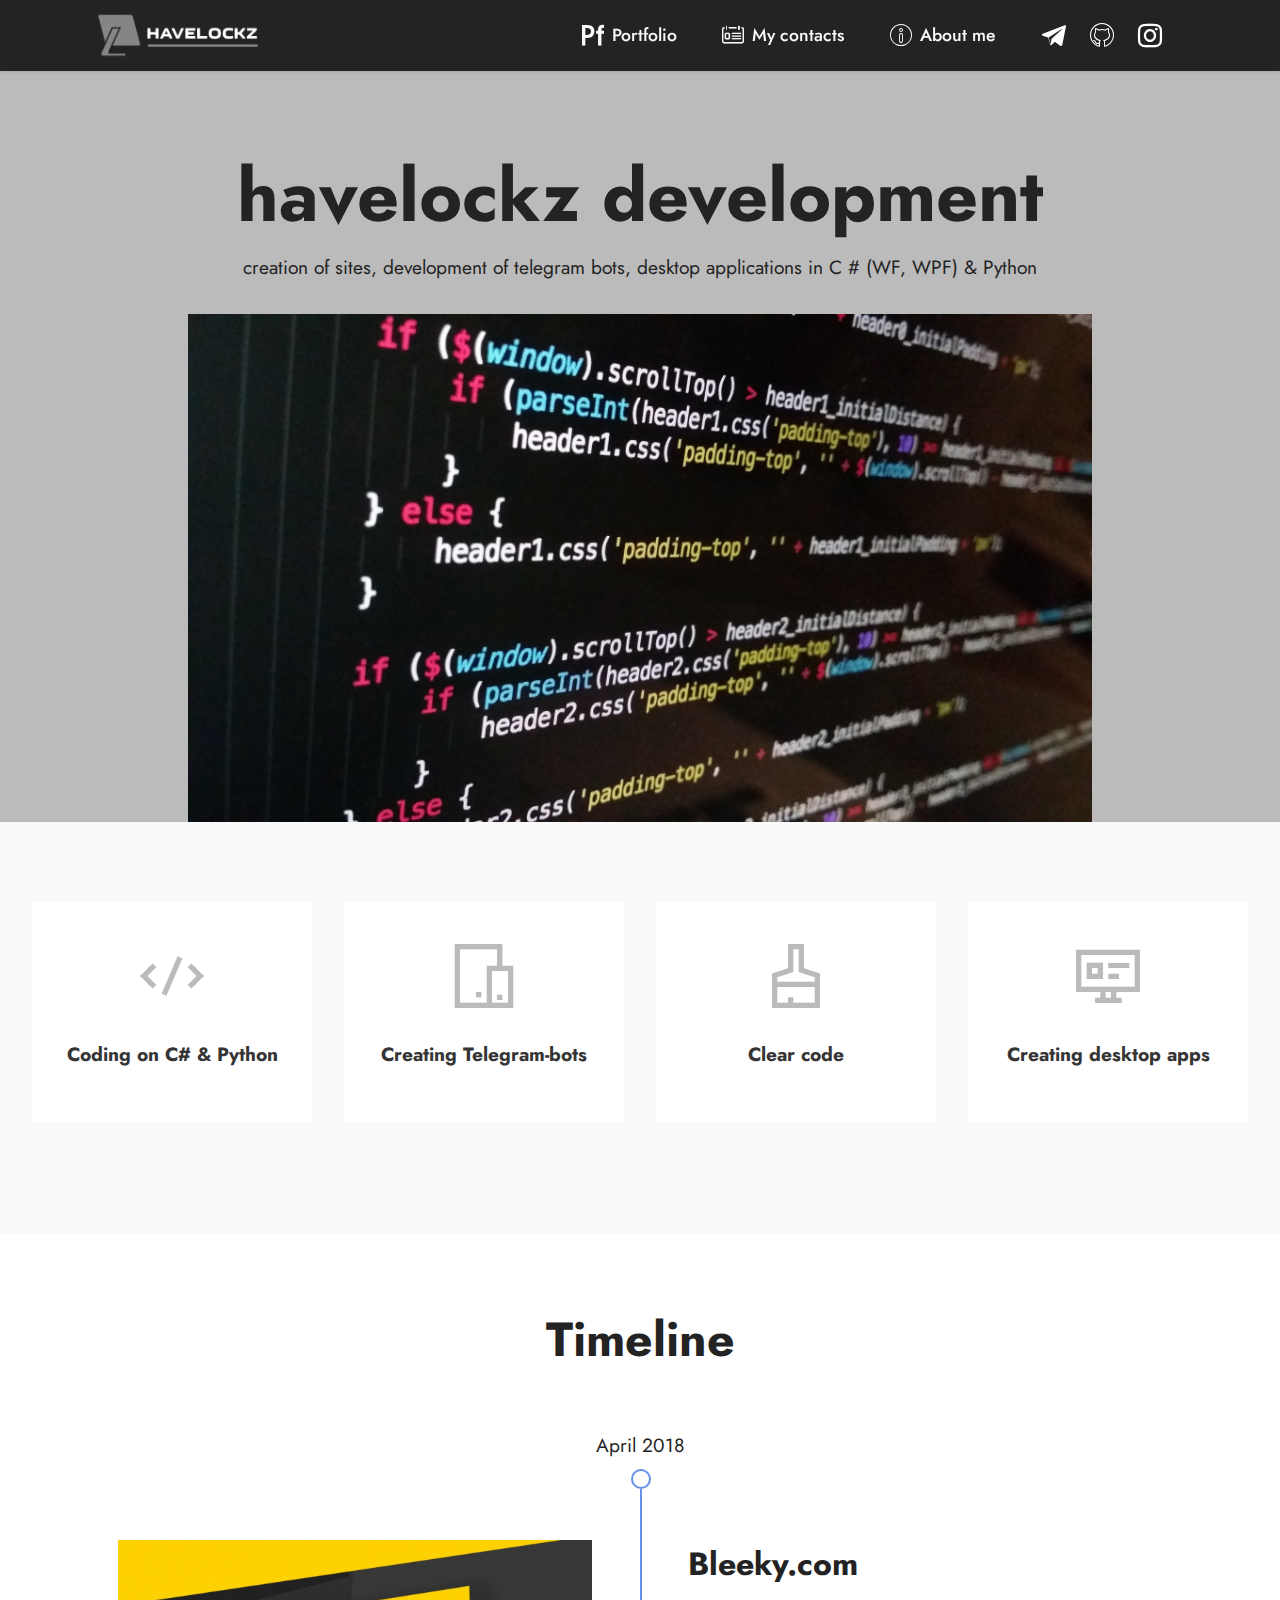
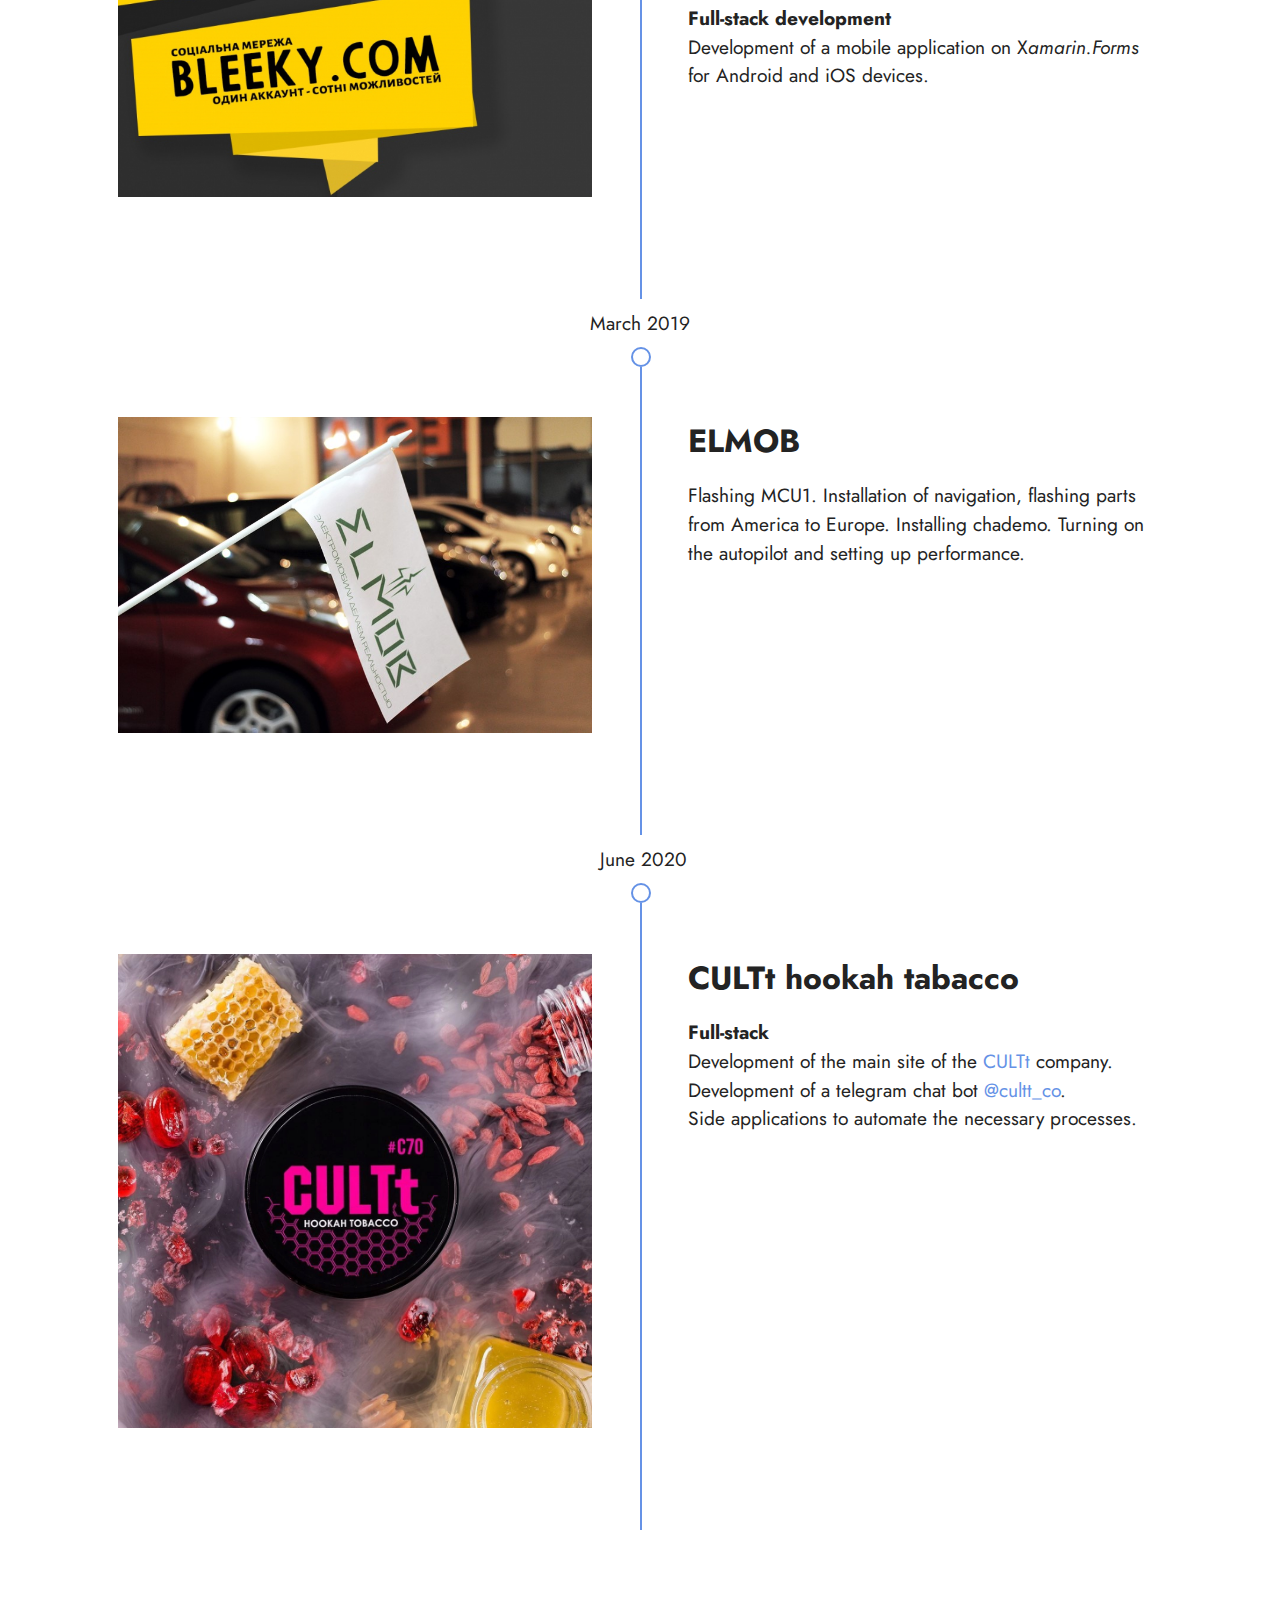
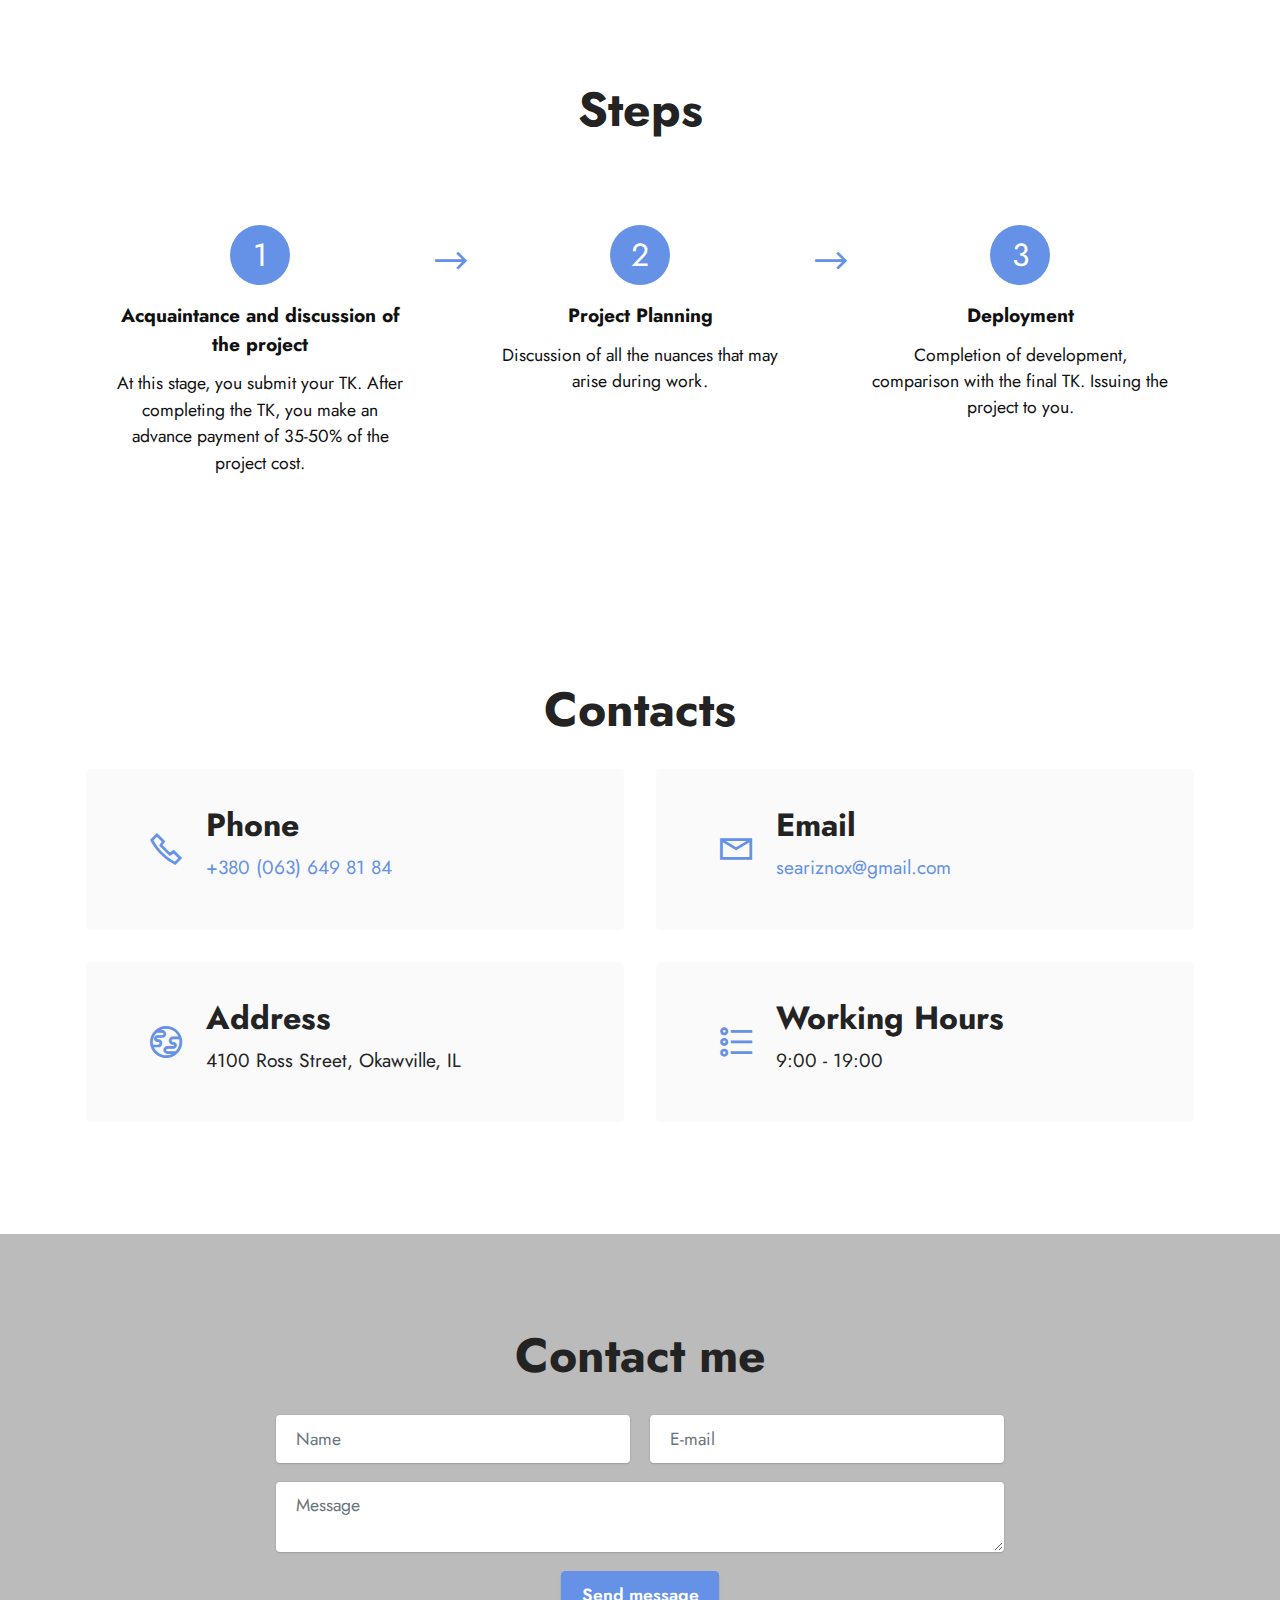
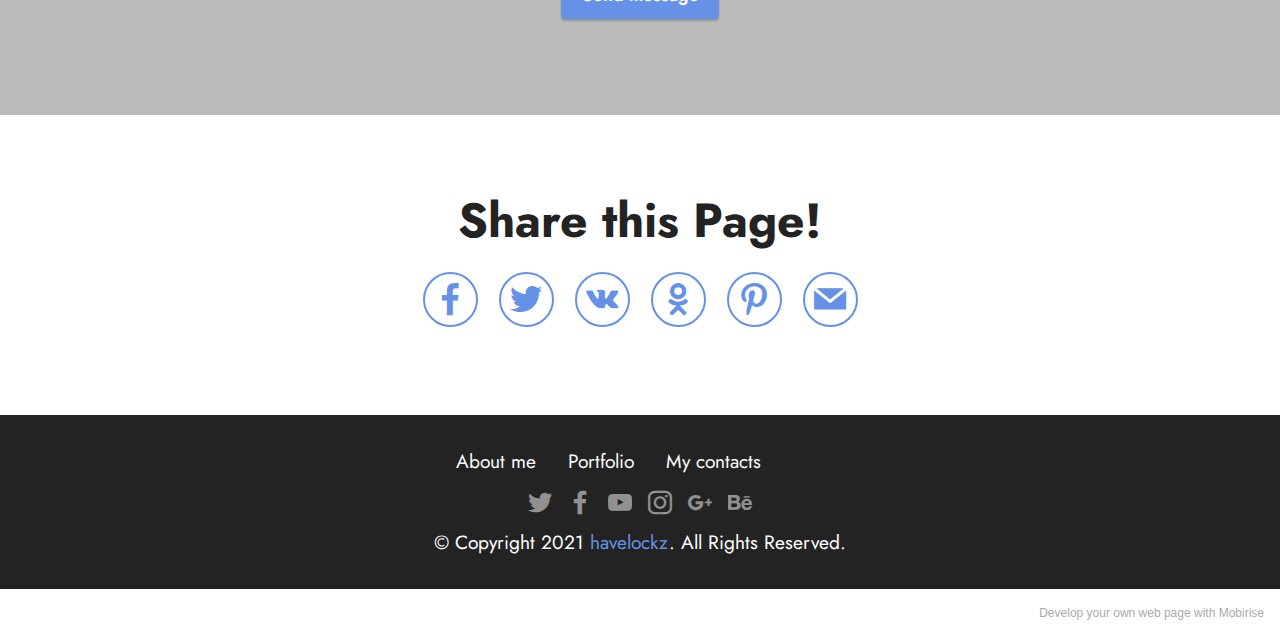
<file: index.html>
<!DOCTYPE html>
<html  >
<head>
  <!-- Site made with Mobirise Website Builder v5.3.10, https://mobirise.com -->
  <meta charset="UTF-8">
  <meta http-equiv="X-UA-Compatible" content="IE=edge">
  <meta name="generator" content="Mobirise v5.3.10, mobirise.com">
  <meta name="twitter:card" content="summary_large_image"/>
  <meta name="twitter:image:src" content="assets/images/index-meta.png">
  <meta property="og:image" content="assets/images/index-meta.png">
  <meta name="twitter:title" content="havelockz development">
  <meta name="viewport" content="width=device-width, initial-scale=1, minimum-scale=1">
  <link rel="shortcut icon" href="assets/images/2.png" type="image/x-icon">
  <meta name="description" content="Portfolio site about me and my projects. Here are all my works, as they are hosted on GitHub. My contact information for ordering development and much more!">
  
  
  <title>havelockz development</title>
  <link rel="stylesheet" href="assets/web/assets/mobirise-icons2/mobirise2.css">
  <link rel="stylesheet" href="assets/web/assets/mobirise-icons/mobirise-icons.css">
  <link rel="stylesheet" href="assets/web/assets/mobirise-icons-bold/mobirise-icons-bold.css">
  <link rel="stylesheet" href="assets/tether/tether.min.css">
  <link rel="stylesheet" href="assets/bootstrap/css/bootstrap.min.css">
  <link rel="stylesheet" href="assets/bootstrap/css/bootstrap-grid.min.css">
  <link rel="stylesheet" href="assets/bootstrap/css/bootstrap-reboot.min.css">
  <link rel="stylesheet" href="assets/dropdown/css/style.css">
  <link rel="stylesheet" href="assets/formstyler/jquery.formstyler.css">
  <link rel="stylesheet" href="assets/formstyler/jquery.formstyler.theme.css">
  <link rel="stylesheet" href="assets/datepicker/jquery.datetimepicker.min.css">
  <link rel="stylesheet" href="assets/socicon/css/styles.css">
  <link rel="stylesheet" href="assets/theme/css/style.css">
  <link rel="preload" href="https://fonts.googleapis.com/css2?family=Jost:ital,wght@0,400;0,700;1,400;1,700&display=swap&display=swap" as="style" onload="this.onload=null;this.rel='stylesheet'">
  <noscript><link rel="stylesheet" href="https://fonts.googleapis.com/css2?family=Jost:ital,wght@0,400;0,700;1,400;1,700&display=swap&display=swap"></noscript>
  <link rel="preload" as="style" href="assets/mobirise/css/mbr-additional.css"><link rel="stylesheet" href="assets/mobirise/css/mbr-additional.css" type="text/css">
  
  
  
  
</head>
<body>
  
  <section class="menu menu3 cid-sBTe03Zp6M" once="menu" id="menu3-0">
    
    <nav class="navbar navbar-dropdown navbar-fixed-top navbar-expand-lg">
        <div class="container">
            <div class="navbar-brand">
                <span class="navbar-logo">
                    <a href="https://mobiri.se">
                        <img src="assets/images/2.png" alt="Mobirise" style="height: 3rem;">
                    </a>
                </span>
                <span class="navbar-caption-wrap"><a class="navbar-caption text-white display-7" href="https://mobiri.se"></a></span>
            </div>
            <button class="navbar-toggler" type="button" data-toggle="collapse" data-target="#navbarSupportedContent" aria-controls="navbarNavAltMarkup" aria-expanded="false" aria-label="Toggle navigation">
                <div class="hamburger">
                    <span></span>
                    <span></span>
                    <span></span>
                    <span></span>
                </div>
            </button>
            <div class="collapse navbar-collapse" id="navbarSupportedContent">
                <ul class="navbar-nav nav-dropdown nav-right" data-app-modern-menu="true"><li class="nav-item"><a class="nav-link link text-white display-4" href="https://mobiri.se"><span class="socicon socicon-portfolio mbr-iconfont mbr-iconfont-btn"></span>Portfolio</a></li>
                    <li class="nav-item"><a class="nav-link link text-white display-4" href="https://mobiri.se"><span class="mbrib-contact-form mbr-iconfont mbr-iconfont-btn"></span>My contacts</a></li>
                    <li class="nav-item"><a class="nav-link link text-white text-primary display-4" href="about_me.html#top"><span class="mbri-info mbr-iconfont mbr-iconfont-btn"></span>About me</a>
                    </li></ul>
                <div class="icons-menu">
                    <a class="iconfont-wrapper" href="https://t.me/kernalld" target="_blank">
                        <span class="p-2 mbr-iconfont socicon-telegram socicon" style="color: rgb(255, 255, 255); fill: rgb(255, 255, 255);"></span>
                    </a>
                    <a class="iconfont-wrapper" href="https://github.com/havelockz" target="_blank">
                        <span class="p-2 mbr-iconfont mbri-github" style="color: rgb(255, 255, 255); fill: rgb(255, 255, 255);"></span>
                    </a>
                    <a class="iconfont-wrapper" href="https://havelockz.github.io" target="_blank">
                        <span class="p-2 mbr-iconfont socicon-instagram socicon" style="color: rgb(255, 255, 255); fill: rgb(255, 255, 255);"></span>
                    </a>
                    
                </div>
                
            </div>
        </div>
    </nav>
</section>

<section class="header10 cid-sBTeaoBN5w" id="header10-1">

    

    

    <div class="align-center container-fluid">
        <div class="row justify-content-center">
            <div class="col-md-12 col-lg-9">
                <h1 class="mbr-section-title mbr-fonts-style mb-3 display-1"><strong>havelockz development</strong></h1>
                <p class="mbr-text mbr-fonts-style display-7">creation of sites, development of telegram bots, desktop applications in C # (WF, WPF) &amp; Python</p>
                
                <div class="image-wrap mt-4">
                    <img src="assets/images/mbr.jpeg" alt="code" title="">
                </div>
            </div>
        </div>
    </div>
</section>

<section class="features1 cid-sBTq9sZITl" id="features2-f">

    

    
    <div class="container-fluid">
        <div class="row justify-content-center">
            <div class="col-12 col-md-6 col-lg-3">
                <div class="card-wrapper">
                    <div class="card-box align-center">
                        <span class="mbr-iconfont mobi-mbri-code mobi-mbri" style="color: rgb(187, 187, 187); fill: rgb(187, 187, 187);"></span>
                        <h4 class="card-title align-center mbr-black mbr-fonts-style display-7">
                            <strong>Coding on C# &amp; Python</strong></h4>
                    </div>
                </div>
            </div>
            <div class="col-12 col-md-6 col-lg-3">
                <div class="card-wrapper">
                    <div class="card-box align-center">
                        <span class="mbr-iconfont mobi-mbri-devices mobi-mbri" style="color: rgb(187, 187, 187); fill: rgb(187, 187, 187);"></span>
                        <h4 class="card-title align-center mbr-black mbr-fonts-style display-7"><strong>Creating Telegram-bots</strong></h4>
                    </div>
                </div>
            </div>
            <div class="col-12 col-md-6 col-lg-3">
                <div class="card-wrapper">
                    <div class="card-box align-center">
                        <span class="mbr-iconfont mobi-mbri-website-theme-2 mobi-mbri" style="color: rgb(187, 187, 187); fill: rgb(187, 187, 187);"></span>
                        <h4 class="card-title align-center mbr-black mbr-fonts-style display-7">
                            <strong>Clear code</strong></h4>
                    </div>
                </div>
            </div>
            <div class="col-12 col-md-6 col-lg-3">
                <div class="card-wrapper">
                    <div class="card-box align-center">
                        <span class="mbr-iconfont mobi-mbri-sites mobi-mbri" style="color: rgb(187, 187, 187); fill: rgb(187, 187, 187);"></span>
                        <h4 class="card-title align-center mbr-black mbr-fonts-style display-7"><strong>Creating desktop apps</strong></h4>
                    </div>
                </div>
            </div>
        </div>
    </div>
</section>

<section class="timeline3 cid-sBTf0pLM19" id="timeline3-9">
    
    
    <div class="container">
        <div class="mbr-section-head">
            <h3 class="mbr-section-title mbr-fonts-style align-center mb-0 display-2">
                <strong>Timeline</strong>
            </h3>
            
        </div>
        <div class="timelines-container mt-4">
            <div class="row timeline-element first-separline mb-5">
                <div class="timeline-date col-12">
                    <div class="timeline-date-wrapper">
                        <p class="mbr-timeline-date display-7">April 2018</p>
                    </div>
                </div>
                <span class="iconBackground"></span>
                <div class="col-12 col-md-6">
                    <div class="image-wrapper">
                        <img src="assets/images/blyky-oblozhka.jpg" alt="bleeky.com" title="">
                    </div>
                </div>
                <div class="col-12 col-md-6">
                    <div class="timeline-text-wrapper">
                        <h4 class="mbr-timeline-title mbr-fonts-style mb-0 display-5">
                            <strong>Bleeky.com</strong></h4>
                        <p class="mbr-text mbr-fonts-style mt-3 mb-0 display-7"><strong>Full-stack development
<br></strong>Development of a mobile application on X<em>amarin.Forms</em> for Android and iOS devices.</p>
                    </div>
                </div>
            </div>
            <div class="row timeline-element first-separline mb-5">
                <div class="timeline-date col-12">
                    <div class="timeline-date-wrapper">
                        <p class="mbr-timeline-date display-7">March 2019</p>
                    </div>
                </div>
                <span class="iconBackground"></span>
                <div class="col-12 col-md-6">
                    <div class="image-wrapper">
                        <a href="https://elmob.ua" target="_blank"><img src="assets/images/img-7724-800x533.jpg" alt="elmob" title=""></a>
                    </div>
                </div>
                <div class="col-12 col-md-6">
                    <div class="timeline-text-wrapper">
                        <h4 class="mbr-timeline-title mbr-fonts-style mb-0 display-5"><strong>ELMOB</strong></h4>
                        <p class="mbr-text mbr-fonts-style mt-3 mb-0 display-7">
                            Flashing MCU1. Installation of navigation, flashing parts from America to Europe. Installing chademo. Turning on the autopilot and setting up performance.
                        </p>
                    </div>
                </div>
            </div>
            <div class="row timeline-element first-separline mb-5">
                <div class="timeline-date col-12">
                    <div class="timeline-date-wrapper">
                        <p class="mbr-timeline-date display-7">&nbsp;June 2020</p>
                    </div>
                </div>
                <span class="iconBackground"></span>
                <div class="col-12 col-md-6">
                    <div class="image-wrapper">
                        <a href="https://cultt.co" target="_blank"><img src="assets/images/cultt-c70-berberys-tyton-do-shishy-200gr-1.png" alt="CULTt" title=""></a>
                    </div>
                </div>
                <div class="col-12 col-md-6">
                    <div class="timeline-text-wrapper">
                        <h4 class="mbr-timeline-title mbr-fonts-style mb-0 display-5"><strong>CULTt hookah tabacco</strong></h4>
                        <p class="mbr-text mbr-fonts-style mt-3 mb-0 display-7"><strong>Full-stack
<br></strong>Development of the main site of the <a href="https://cultt.co" class="text-primary" target="_blank">CULTt </a>company.
<br>Development of a telegram chat bot <a href="https://t.me/cultt_co" class="text-primary" target="_blank">@cultt_co</a>.
<br>Side applications to automate the necessary processes.</p>
                    </div>
                </div>
            </div>
            
            
            
            
            
            
            
            
            
        </div>
    </div>
</section>

<section class="features23 cid-sBTA9VdUjn" id="features24-k">

    
    
    <div class="container">
        <div class="row justify-content-center">
            <div class="col-12">
                <div class="card-wrapper mb-4">
                    <div class="card-box align-center">
                        <h4 class="card-title mbr-fonts-style mb-4 display-2">
                            <strong>Steps</strong>
                        </h4>
                        
                        
                    </div>
                </div>
            </div>
            <div class="col-12 col-md-6 col-lg-4">
                <div class="item first mbr-flex p-4">
                    <div class="icon-wrap w-100">
                        <div class="icon-box">
                            <span class="step-number mbr-fonts-style display-5">1</span>
                        </div>
                    </div>

                    <div class="text-box">
                        <h4 class="icon-title card-title mbr-black mbr-fonts-style display-7"><strong>Acquaintance and discussion of the project</strong></h4>
                        <h5 class="mbr-text mbr-black mbr-fonts-style display-4">At this stage, you submit your TK. After completing the TK, you make an advance payment of 35-50% of the project cost.</h5>
                    </div>
                </div>
                <!-- <span mbr-icon class="mbr-iconfont mobi-mbri-devices mobi-mbri"></span> -->
            </div>
            <div class="col-12 col-md-6 col-lg-4">
                <div class="item mbr-flex p-4">
                    <div class="icon-wrap w-100">
                        <div class="icon-box">
                            <span class="step-number mbr-fonts-style display-5">2</span>
                        </div>
                    </div>
                    <div class="text-box">
                        <h4 class="icon-title card-title mbr-black mbr-fonts-style display-7">
                            <strong>Project Planning</strong>
                        </h4>
                        <h5 class="mbr-text mbr-black mbr-fonts-style display-4">Discussion of all the nuances that may arise during work.</h5>
                    </div>
                </div>
            </div>
            <div class="col-12 col-md-6 col-lg-4">
                <div class="item mbr-flex p-4">
                    <div class="icon-wrap w-100">
                        <div class="icon-box">
                            <span class="step-number mbr-fonts-style display-5">3</span>
                        </div>
                    </div>
                    <div class="text-box">
                        <h4 class="icon-title card-title mbr-black mbr-fonts-style display-7">
                            <strong>Deployment</strong>
                        </h4>
                        <h5 class="mbr-text mbr-black mbr-fonts-style display-4">Completion of development, comparison with the final TK. Issuing the project to you.</h5>
                    </div>
                </div>
            </div>
            
            
            
            
            
        </div>
    </div>
</section>

<section class="contacts2 cid-sBTeAJzxKr" id="contacts2-5">
    <!---->
    
    
    <div class="container">
        <div class="mbr-section-head">
            <h3 class="mbr-section-title mbr-fonts-style align-center mb-0 display-2">
                <strong>Contacts</strong>
            </h3>
            
        </div>
        <div class="row justify-content-center mt-4">
            <div class="card col-12 col-md-6">
                <div class="card-wrapper">
                    <div class="image-wrapper">
                        <span class="mbr-iconfont mobi-mbri-phone mobi-mbri"></span>
                    </div>
                    <div class="text-wrapper">
                        <h6 class="card-title mbr-fonts-style mb-1 display-5">
                            <strong>Phone</strong>
                        </h6>
                        <p class="mbr-text mbr-fonts-style display-7"><a href="tel:+12345678910" class="text-primary">+380 (063) 649 81 84</a></p>
                    </div>
                </div>
            </div>
            <div class="card col-12 col-md-6">
                <div class="card-wrapper">
                    <div class="image-wrapper">
                        <span class="mbr-iconfont mobi-mbri-letter mobi-mbri"></span>
                    </div>
                    <div class="text-wrapper">
                        <h6 class="card-title mbr-fonts-style mb-1 display-5">
                            <strong>Email</strong>
                        </h6>
                        <p class="mbr-text mbr-fonts-style display-7"><a href="mailto:info@site.com" class="text-primary">seariznox@gmail.com</a></p>
                    </div>
                </div>
            </div>
            <div class="card col-12 col-md-6">
                <div class="card-wrapper">
                    <div class="image-wrapper">
                        <span class="mbr-iconfont mobi-mbri-globe mobi-mbri"></span>
                    </div>
                    <div class="text-wrapper">
                        <h6 class="card-title mbr-fonts-style mb-1 display-5">
                            <strong>Address</strong>
                        </h6>
                        <p class="mbr-text mbr-fonts-style display-7">
                            4100 Ross Street, Okawville, IL
                        </p>
                    </div>
                </div>
            </div>
            <div class="card col-12 col-md-6">
                <div class="card-wrapper">
                    <div class="image-wrapper">
                        <span class="mbr-iconfont mobi-mbri-bulleted-list mobi-mbri"></span>
                    </div>
                    <div class="text-wrapper">
                        <h6 class="card-title mbr-fonts-style mb-1 display-5">
                            <strong>Working Hours</strong>
                        </h6>
                        <p class="mbr-text mbr-fonts-style display-7">9:00 - 19:00
                        </p>
                    </div>
                </div>
            </div>
        </div>
    </div>
</section>

<section class="form5 cid-sBTxrTzp1m" id="form5-h">
    
    
    <div class="container">
        <div class="mbr-section-head">
            <h3 class="mbr-section-title mbr-fonts-style align-center mb-0 display-2">
                <strong>Contact me</strong></h3>
            
        </div>
        <div class="row justify-content-center mt-4">
            <div class="col-lg-8 mx-auto mbr-form" data-form-type="formoid">
                <form action="https://mobirise.eu/" method="POST" class="mbr-form form-with-styler" data-form-title="Form Name"><input type="hidden" name="email" data-form-email="true" value="xImrapX3Bdfp8ARH3rv1jt4gJEhN/C3oxlFoAHbim7VGQZawXSUOAc/VYlqKcY8GBWqsAu96862Fo5LENgrppcUDLEVwU5h7ahKBDtnv+3HzROE1zPY/PURQcv/wtxRF">
                    <div class="row">
                        <div hidden="hidden" data-form-alert="" class="alert alert-success col-12">Thanks for filling out
                            the form!</div>
                        <div hidden="hidden" data-form-alert-danger="" class="alert alert-danger col-12">Oops...! some
                            problem!</div>
                    </div>
                    <div class="dragArea row">
                        <div class="col-md col-sm-12 form-group" data-for="name">
                            <input type="text" name="name" placeholder="Name" data-form-field="name" class="form-control" value="" id="name-form5-h">
                        </div>
                        <div class="col-md col-sm-12 form-group" data-for="email">
                            <input type="email" name="email" placeholder="E-mail" data-form-field="email" class="form-control" value="" id="email-form5-h">
                        </div>
                        
                        <div class="col-12 form-group" data-for="textarea">
                            <textarea name="textarea" placeholder="Message" data-form-field="textarea" class="form-control" id="textarea-form5-h"></textarea>
                        </div>
                        <div class="col-lg-12 col-md-12 col-sm-12 align-center mbr-section-btn">
                            <button type="submit" class="btn btn-primary display-4">Send message</button>
                        </div>
                    </div>
                </form>
            </div>
        </div>
    </div>
</section>

<section class="social2 cid-sBTeD5ykIy" id="share2-6">
    
     
    
    

    <div class="container">
        <div class="media-container-row">
            <div class="col-12">
                <h3 class="mbr-section-title align-center mb-3 mbr-fonts-style display-2">
                    <strong>Share this Page!</strong>
                </h3>
                <div>
                    <div class="mbr-social-likes align-center" data-counters="false">
                        <span class="btn btn-social facebook m-2">
                            <i class="socicon socicon-facebook"></i>
                        </span>
                        <span class="btn btn-social twitter m-2">
                            <i class="socicon socicon-twitter"></i>
                        </span>
                        <span class="btn btn-social vkontakte m-2">
                            <i class="socicon socicon-vkontakte"></i>
                        </span>
                        <span class="btn btn-social odnoklassniki m-2">
                            <i class="socicon socicon-odnoklassniki"></i>
                        </span>
                        <span class="btn btn-social pinterest m-2">
                            <i class="socicon socicon-pinterest"></i>
                        </span>
                        <span class="btn btn-social mailru m-2">
                            <i class="socicon socicon-mail"></i>
                        </span>
                    </div>
                </div>
            </div>
        </div>
    </div>
</section>

<section class="footer3 cid-sBTeGsLWAu" once="footers" id="footer3-7">

    

    

    <div class="container">
        <div class="media-container-row align-center mbr-white">
            <div class="row row-links">
                <ul class="foot-menu">
                    
                    
                    
                    
                    
                <li class="foot-menu-item mbr-fonts-style display-7">
                        <a class="text-white" href="#" target="_blank">About me</a></li><li class="foot-menu-item mbr-fonts-style display-7"><a class="text-white" href="#" target="_blank">Portfolio</a></li><li class="foot-menu-item mbr-fonts-style display-7"><a class="text-white" href="#" target="_blank">My contacts</a></li><li class="foot-menu-item mbr-fonts-style display-7"></li><li class="foot-menu-item mbr-fonts-style display-7"></li></ul>
            </div>
            <div class="row social-row">
                <div class="social-list align-right pb-2">
                    
                    
                    
                    
                    
                    
                <div class="soc-item">
                        <a href="https://twitter.com/mobirise" target="_blank">
                            <span class="socicon-twitter socicon mbr-iconfont mbr-iconfont-social"></span>
                        </a>
                    </div><div class="soc-item">
                        <a href="https://www.facebook.com/pages/Mobirise/1616226671953247" target="_blank">
                            <span class="socicon-facebook socicon mbr-iconfont mbr-iconfont-social"></span>
                        </a>
                    </div><div class="soc-item">
                        <a href="https://www.youtube.com/c/mobirise" target="_blank">
                            <span class="socicon-youtube socicon mbr-iconfont mbr-iconfont-social"></span>
                        </a>
                    </div><div class="soc-item">
                        <a href="https://instagram.com/mobirise" target="_blank">
                            <span class="socicon-instagram socicon mbr-iconfont mbr-iconfont-social"></span>
                        </a>
                    </div><div class="soc-item">
                        <a href="https://plus.google.com/u/0/+Mobirise" target="_blank">
                            <span class="socicon-googleplus socicon mbr-iconfont mbr-iconfont-social"></span>
                        </a>
                    </div><div class="soc-item">
                        <a href="https://www.behance.net/Mobirise" target="_blank">
                            <span class="socicon-behance socicon mbr-iconfont mbr-iconfont-social"></span>
                        </a>
                    </div></div>
            </div>
            <div class="row row-copirayt">
                <p class="mbr-text mb-0 mbr-fonts-style mbr-white align-center display-7">
                    © Copyright 2021 <a href="https://t.me/kernalld" class="text-primary" target="_blank">havelockz</a>. All Rights Reserved.
                </p>
            </div>
        </div>
    </div>
</section><section style="background-color: #fff; font-family: -apple-system, BlinkMacSystemFont, 'Segoe UI', 'Roboto', 'Helvetica Neue', Arial, sans-serif; color:#aaa; font-size:12px; padding: 0; align-items: center; display: flex;"><a href="https://mobirise.site/e" style="flex: 1 1; height: 3rem; padding-left: 1rem;"></a><p style="flex: 0 0 auto; margin:0; padding-right:1rem;">Develop your own web page with <a href="https://mobirise.site/z" style="color:#aaa;">Mobirise</a></p></section><script src="assets/web/assets/jquery/jquery.min.js"></script>  <script src="assets/popper/popper.min.js"></script>  <script src="assets/tether/tether.min.js"></script>  <script src="assets/bootstrap/js/bootstrap.min.js"></script>  <script src="assets/smoothscroll/smooth-scroll.js"></script>  <script src="assets/dropdown/js/nav-dropdown.js"></script>  <script src="assets/dropdown/js/navbar-dropdown.js"></script>  <script src="assets/touchswipe/jquery.touch-swipe.min.js"></script>  <script src="assets/formstyler/jquery.formstyler.js"></script>  <script src="assets/formstyler/jquery.formstyler.min.js"></script>  <script src="assets/datepicker/jquery.datetimepicker.full.js"></script>  <script src="assets/sociallikes/social-likes.js"></script>  <script src="assets/theme/js/script.js"></script>  <script src="assets/formoid/formoid.min.js"></script>  
  
  
</body>
</html>
</file>
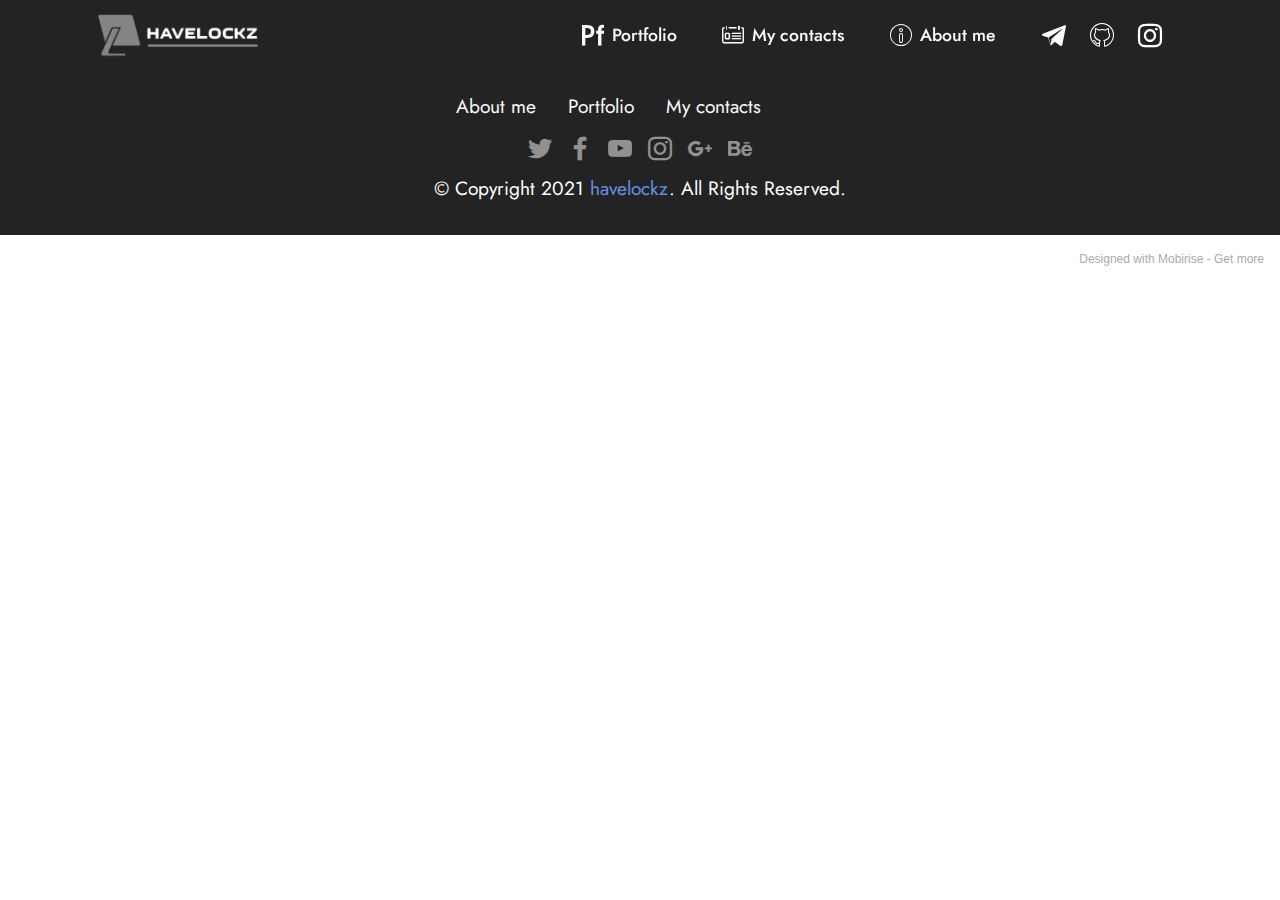
<file: about_me.html>
<!DOCTYPE html>
<html  >
<head>
  <!-- Site made with Mobirise Website Builder v5.3.10, https://mobirise.com -->
  <meta charset="UTF-8">
  <meta http-equiv="X-UA-Compatible" content="IE=edge">
  <meta name="generator" content="Mobirise v5.3.10, mobirise.com">
  <meta name="twitter:card" content="summary_large_image"/>
  <meta name="twitter:image:src" content="assets/images/about_me-meta.jpg">
  <meta property="og:image" content="assets/images/about_me-meta.jpg">
  <meta name="twitter:title" content="About me">
  <meta name="viewport" content="width=device-width, initial-scale=1, minimum-scale=1">
  <link rel="shortcut icon" href="assets/images/2.png" type="image/x-icon">
  <meta name="description" content="Some information about me">
  
  
  <title>About me</title>
  <link rel="stylesheet" href="assets/web/assets/mobirise-icons/mobirise-icons.css">
  <link rel="stylesheet" href="assets/web/assets/mobirise-icons-bold/mobirise-icons-bold.css">
  <link rel="stylesheet" href="assets/tether/tether.min.css">
  <link rel="stylesheet" href="assets/bootstrap/css/bootstrap.min.css">
  <link rel="stylesheet" href="assets/bootstrap/css/bootstrap-grid.min.css">
  <link rel="stylesheet" href="assets/bootstrap/css/bootstrap-reboot.min.css">
  <link rel="stylesheet" href="assets/dropdown/css/style.css">
  <link rel="stylesheet" href="assets/socicon/css/styles.css">
  <link rel="stylesheet" href="assets/theme/css/style.css">
  <link rel="preload" href="https://fonts.googleapis.com/css2?family=Jost:ital,wght@0,400;0,700;1,400;1,700&display=swap&display=swap" as="style" onload="this.onload=null;this.rel='stylesheet'">
  <noscript><link rel="stylesheet" href="https://fonts.googleapis.com/css2?family=Jost:ital,wght@0,400;0,700;1,400;1,700&display=swap&display=swap"></noscript>
  <link rel="preload" as="style" href="assets/mobirise/css/mbr-additional.css"><link rel="stylesheet" href="assets/mobirise/css/mbr-additional.css" type="text/css">
  
  
  
  
</head>
<body>
  
  <section class="menu menu3 cid-sBTe03Zp6M" once="menu" id="menu3-b">
    
    <nav class="navbar navbar-dropdown navbar-fixed-top navbar-expand-lg">
        <div class="container">
            <div class="navbar-brand">
                <span class="navbar-logo">
                    <a href="https://mobiri.se">
                        <img src="assets/images/2.png" alt="Mobirise" style="height: 3rem;">
                    </a>
                </span>
                <span class="navbar-caption-wrap"><a class="navbar-caption text-white display-7" href="https://mobiri.se"></a></span>
            </div>
            <button class="navbar-toggler" type="button" data-toggle="collapse" data-target="#navbarSupportedContent" aria-controls="navbarNavAltMarkup" aria-expanded="false" aria-label="Toggle navigation">
                <div class="hamburger">
                    <span></span>
                    <span></span>
                    <span></span>
                    <span></span>
                </div>
            </button>
            <div class="collapse navbar-collapse" id="navbarSupportedContent">
                <ul class="navbar-nav nav-dropdown nav-right" data-app-modern-menu="true"><li class="nav-item"><a class="nav-link link text-white display-4" href="https://mobiri.se"><span class="socicon socicon-portfolio mbr-iconfont mbr-iconfont-btn"></span>Portfolio</a></li>
                    <li class="nav-item"><a class="nav-link link text-white display-4" href="https://mobiri.se"><span class="mbrib-contact-form mbr-iconfont mbr-iconfont-btn"></span>My contacts</a></li>
                    <li class="nav-item"><a class="nav-link link text-white text-primary display-4" href="about_me.html#top"><span class="mbri-info mbr-iconfont mbr-iconfont-btn"></span>About me</a>
                    </li></ul>
                <div class="icons-menu">
                    <a class="iconfont-wrapper" href="https://t.me/kernalld" target="_blank">
                        <span class="p-2 mbr-iconfont socicon-telegram socicon" style="color: rgb(255, 255, 255); fill: rgb(255, 255, 255);"></span>
                    </a>
                    <a class="iconfont-wrapper" href="https://github.com/havelockz" target="_blank">
                        <span class="p-2 mbr-iconfont mbri-github" style="color: rgb(255, 255, 255); fill: rgb(255, 255, 255);"></span>
                    </a>
                    <a class="iconfont-wrapper" href="https://havelockz.github.io" target="_blank">
                        <span class="p-2 mbr-iconfont socicon-instagram socicon" style="color: rgb(255, 255, 255); fill: rgb(255, 255, 255);"></span>
                    </a>
                    
                </div>
                
            </div>
        </div>
    </nav>
</section>

<section class="footer3 cid-sBTeGsLWAu" once="footers" id="footer3-c">

    

    

    <div class="container">
        <div class="media-container-row align-center mbr-white">
            <div class="row row-links">
                <ul class="foot-menu">
                    
                    
                    
                    
                    
                <li class="foot-menu-item mbr-fonts-style display-7">
                        <a class="text-white" href="#" target="_blank">About me</a></li><li class="foot-menu-item mbr-fonts-style display-7"><a class="text-white" href="#" target="_blank">Portfolio</a></li><li class="foot-menu-item mbr-fonts-style display-7"><a class="text-white" href="#" target="_blank">My contacts</a></li><li class="foot-menu-item mbr-fonts-style display-7"></li><li class="foot-menu-item mbr-fonts-style display-7"></li></ul>
            </div>
            <div class="row social-row">
                <div class="social-list align-right pb-2">
                    
                    
                    
                    
                    
                    
                <div class="soc-item">
                        <a href="https://twitter.com/mobirise" target="_blank">
                            <span class="socicon-twitter socicon mbr-iconfont mbr-iconfont-social"></span>
                        </a>
                    </div><div class="soc-item">
                        <a href="https://www.facebook.com/pages/Mobirise/1616226671953247" target="_blank">
                            <span class="socicon-facebook socicon mbr-iconfont mbr-iconfont-social"></span>
                        </a>
                    </div><div class="soc-item">
                        <a href="https://www.youtube.com/c/mobirise" target="_blank">
                            <span class="socicon-youtube socicon mbr-iconfont mbr-iconfont-social"></span>
                        </a>
                    </div><div class="soc-item">
                        <a href="https://instagram.com/mobirise" target="_blank">
                            <span class="socicon-instagram socicon mbr-iconfont mbr-iconfont-social"></span>
                        </a>
                    </div><div class="soc-item">
                        <a href="https://plus.google.com/u/0/+Mobirise" target="_blank">
                            <span class="socicon-googleplus socicon mbr-iconfont mbr-iconfont-social"></span>
                        </a>
                    </div><div class="soc-item">
                        <a href="https://www.behance.net/Mobirise" target="_blank">
                            <span class="socicon-behance socicon mbr-iconfont mbr-iconfont-social"></span>
                        </a>
                    </div></div>
            </div>
            <div class="row row-copirayt">
                <p class="mbr-text mb-0 mbr-fonts-style mbr-white align-center display-7">
                    © Copyright 2021 <a href="https://t.me/kernalld" class="text-primary" target="_blank">havelockz</a>. All Rights Reserved.
                </p>
            </div>
        </div>
    </div>
</section><section style="background-color: #fff; font-family: -apple-system, BlinkMacSystemFont, 'Segoe UI', 'Roboto', 'Helvetica Neue', Arial, sans-serif; color:#aaa; font-size:12px; padding: 0; align-items: center; display: flex;"><a href="https://mobirise.site/p" style="flex: 1 1; height: 3rem; padding-left: 1rem;"></a><p style="flex: 0 0 auto; margin:0; padding-right:1rem;">Designed with Mobirise - <a href="https://mobirise.site/l" style="color:#aaa;">Get more</a></p></section><script src="assets/web/assets/jquery/jquery.min.js"></script>  <script src="assets/popper/popper.min.js"></script>  <script src="assets/tether/tether.min.js"></script>  <script src="assets/bootstrap/js/bootstrap.min.js"></script>  <script src="assets/smoothscroll/smooth-scroll.js"></script>  <script src="assets/dropdown/js/nav-dropdown.js"></script>  <script src="assets/dropdown/js/navbar-dropdown.js"></script>  <script src="assets/touchswipe/jquery.touch-swipe.min.js"></script>  <script src="assets/theme/js/script.js"></script>  
  
  
</body>
</html>
</file>
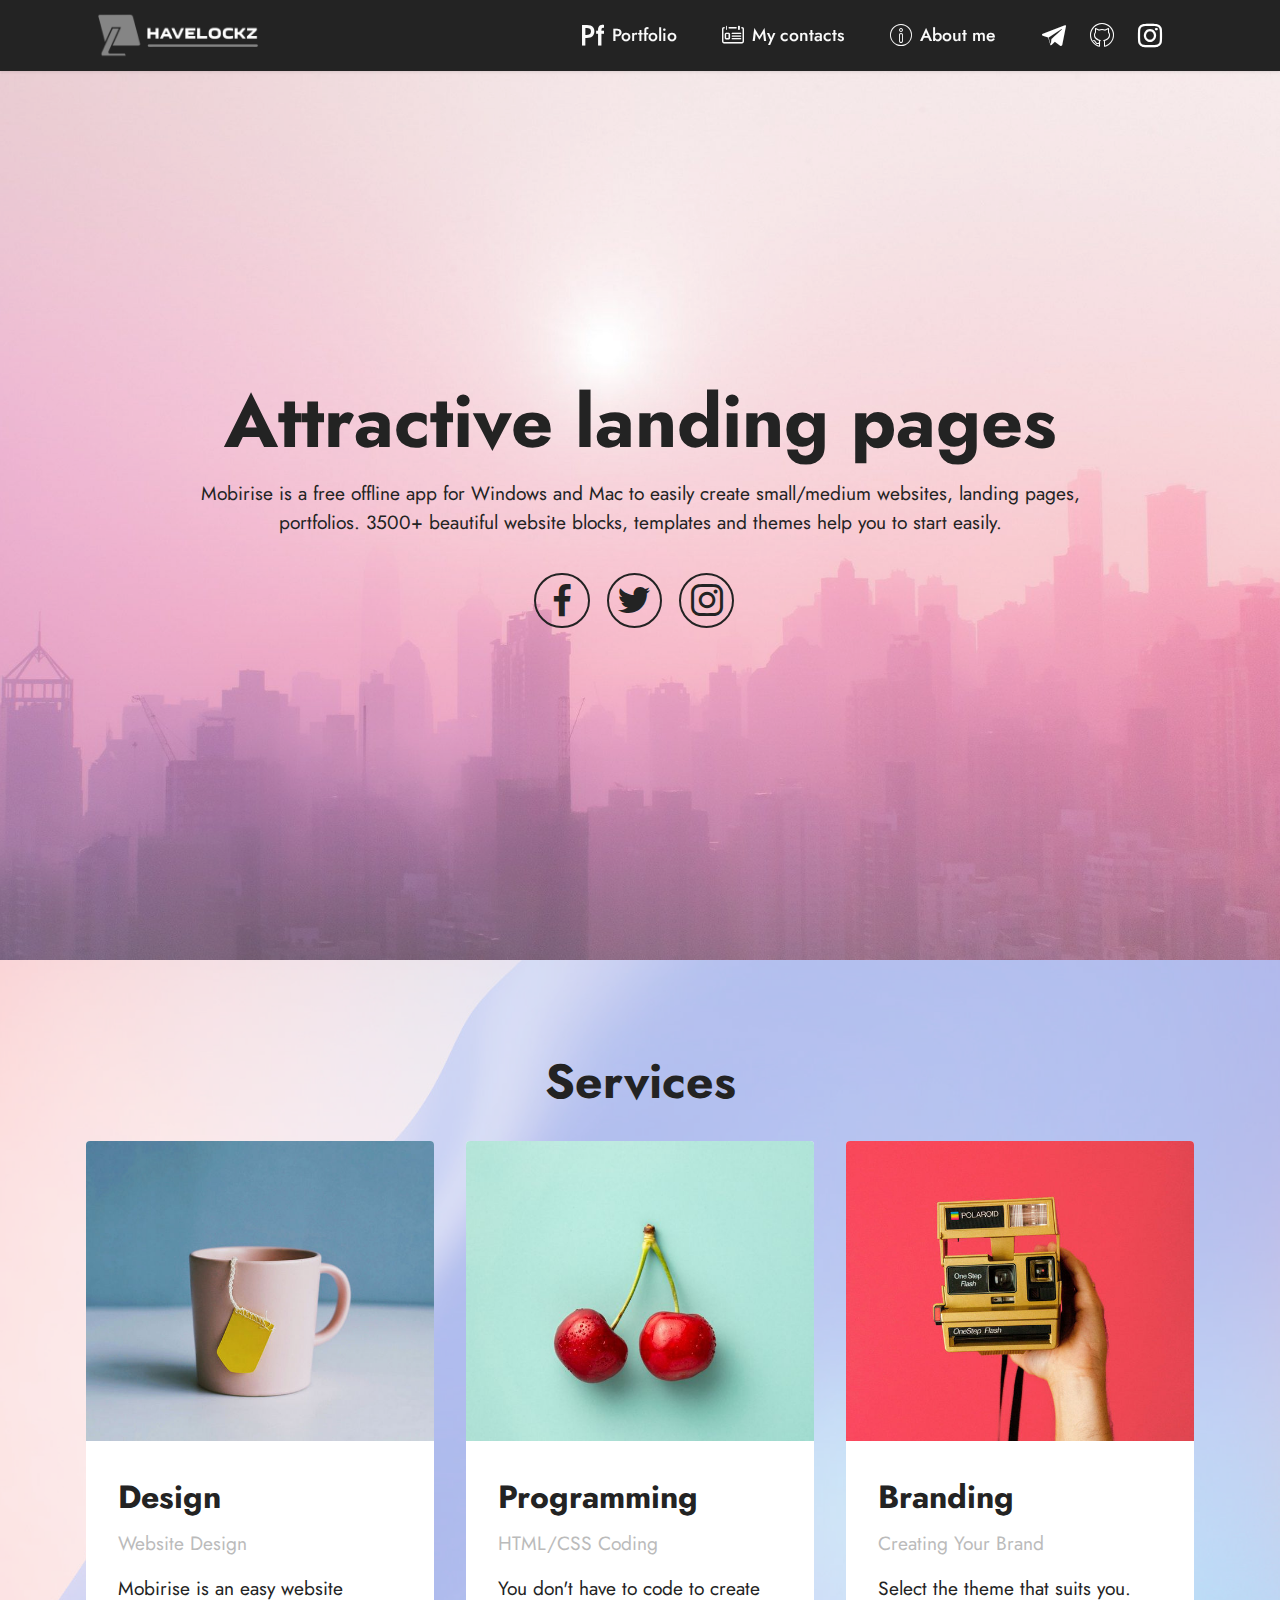
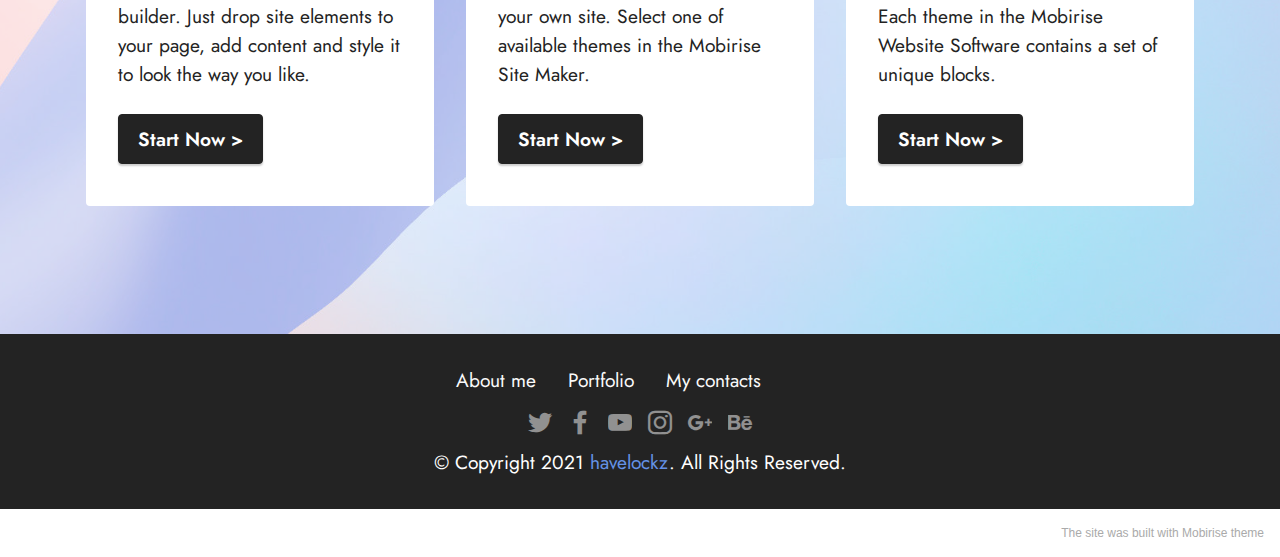
<file: portfolio.html>
<!DOCTYPE html>
<html  >
<head>
  <!-- Site made with Mobirise Website Builder v5.3.10, https://mobirise.com -->
  <meta charset="UTF-8">
  <meta http-equiv="X-UA-Compatible" content="IE=edge">
  <meta name="generator" content="Mobirise v5.3.10, mobirise.com">
  <meta name="viewport" content="width=device-width, initial-scale=1, minimum-scale=1">
  <link rel="shortcut icon" href="assets/images/2.png" type="image/x-icon">
  <meta name="description" content="All my works are provided here, the code and so on you can view on GitHub or in the blog of the site">
  
  
  <title>Portfolio</title>
  <link rel="stylesheet" href="assets/web/assets/mobirise-icons/mobirise-icons.css">
  <link rel="stylesheet" href="assets/web/assets/mobirise-icons-bold/mobirise-icons-bold.css">
  <link rel="stylesheet" href="assets/tether/tether.min.css">
  <link rel="stylesheet" href="assets/bootstrap/css/bootstrap.min.css">
  <link rel="stylesheet" href="assets/bootstrap/css/bootstrap-grid.min.css">
  <link rel="stylesheet" href="assets/bootstrap/css/bootstrap-reboot.min.css">
  <link rel="stylesheet" href="assets/dropdown/css/style.css">
  <link rel="stylesheet" href="assets/socicon/css/styles.css">
  <link rel="stylesheet" href="assets/theme/css/style.css">
  <link rel="preload" href="https://fonts.googleapis.com/css2?family=Jost:ital,wght@0,400;0,700;1,400;1,700&display=swap&display=swap" as="style" onload="this.onload=null;this.rel='stylesheet'">
  <noscript><link rel="stylesheet" href="https://fonts.googleapis.com/css2?family=Jost:ital,wght@0,400;0,700;1,400;1,700&display=swap&display=swap"></noscript>
  <link rel="preload" as="style" href="assets/mobirise/css/mbr-additional.css"><link rel="stylesheet" href="assets/mobirise/css/mbr-additional.css" type="text/css">
  
  
  
  
</head>
<body>
  
  <section class="menu menu3 cid-sBTe03Zp6M" once="menu" id="menu3-d">
    
    <nav class="navbar navbar-dropdown navbar-fixed-top navbar-expand-lg">
        <div class="container">
            <div class="navbar-brand">
                <span class="navbar-logo">
                    <a href="https://mobiri.se">
                        <img src="assets/images/2.png" alt="Mobirise" style="height: 3rem;">
                    </a>
                </span>
                <span class="navbar-caption-wrap"><a class="navbar-caption text-white display-7" href="https://mobiri.se"></a></span>
            </div>
            <button class="navbar-toggler" type="button" data-toggle="collapse" data-target="#navbarSupportedContent" aria-controls="navbarNavAltMarkup" aria-expanded="false" aria-label="Toggle navigation">
                <div class="hamburger">
                    <span></span>
                    <span></span>
                    <span></span>
                    <span></span>
                </div>
            </button>
            <div class="collapse navbar-collapse" id="navbarSupportedContent">
                <ul class="navbar-nav nav-dropdown nav-right" data-app-modern-menu="true"><li class="nav-item"><a class="nav-link link text-white display-4" href="https://mobiri.se"><span class="socicon socicon-portfolio mbr-iconfont mbr-iconfont-btn"></span>Portfolio</a></li>
                    <li class="nav-item"><a class="nav-link link text-white display-4" href="https://mobiri.se"><span class="mbrib-contact-form mbr-iconfont mbr-iconfont-btn"></span>My contacts</a></li>
                    <li class="nav-item"><a class="nav-link link text-white text-primary display-4" href="about_me.html#top"><span class="mbri-info mbr-iconfont mbr-iconfont-btn"></span>About me</a>
                    </li></ul>
                <div class="icons-menu">
                    <a class="iconfont-wrapper" href="https://t.me/kernalld" target="_blank">
                        <span class="p-2 mbr-iconfont socicon-telegram socicon" style="color: rgb(255, 255, 255); fill: rgb(255, 255, 255);"></span>
                    </a>
                    <a class="iconfont-wrapper" href="https://github.com/havelockz" target="_blank">
                        <span class="p-2 mbr-iconfont mbri-github" style="color: rgb(255, 255, 255); fill: rgb(255, 255, 255);"></span>
                    </a>
                    <a class="iconfont-wrapper" href="https://havelockz.github.io" target="_blank">
                        <span class="p-2 mbr-iconfont socicon-instagram socicon" style="color: rgb(255, 255, 255); fill: rgb(255, 255, 255);"></span>
                    </a>
                    
                </div>
                
            </div>
        </div>
    </nav>
</section>

<section class="header13 cid-sBTzJPCtcp mbr-fullscreen" id="header13-i">

    

    <div class="mbr-overlay" style="opacity: 0.2; background-color: rgb(255, 255, 255);"></div>

    <div class="align-center container">
        <div class="row justify-content-center">
            <div class="col-12 col-lg-10">
                <h1 class="mbr-section-title mbr-fonts-style mb-3 display-1"><strong>Attractive landing pages</strong></h1>
                
                <p class="mbr-text mbr-fonts-style mb-3 display-7">
                    Mobirise is a free offline app for Windows and Mac to easily create small/medium websites, landing
                    pages, portfolios. 3500+ beautiful website blocks, templates and themes help you to start easily.
                </p>
                
                <div class="social-row display-7 mt-5">
                    <div class="soc-item">
                        <a href="https://twitter.com/mobirise" target="_blank">
                            <span class="mbr-iconfont socicon socicon-facebook"></span>
                        </a>
                    </div>
                    <div class="soc-item">
                        <a href="https://twitter.com/mobirise" target="_blank">
                            <span class="mbr-iconfont socicon socicon-twitter"></span>
                        </a>
                    </div>
                    <div class="soc-item">
                        <a href="https://twitter.com/mobirise" target="_blank">
                            <span class="mbr-iconfont socicon socicon-instagram"></span>
                        </a>
                    </div>
                    
                    
                </div>
            </div>
        </div>
    </div>
</section>

<section class="features4 cid-sBTA0smrH5" id="features4-j">
    
    <div class="mbr-overlay"></div>
    <div class="container">
        <div class="mbr-section-head">
            <h4 class="mbr-section-title mbr-fonts-style align-center mb-0 display-2">
                <strong>Services</strong></h4>
            
        </div>
        <div class="row mt-4">
            <div class="item features-image сol-12 col-md-6 col-lg-4">
                <div class="item-wrapper">
                    <div class="item-img">
                        <img src="assets/images/product2.jpg" alt="" title="">
                    </div>
                    <div class="item-content">
                        <h5 class="item-title mbr-fonts-style display-5"><strong>Design</strong></h5>
                        <h6 class="item-subtitle mbr-fonts-style mt-1 display-7">Website Design</h6>
                        <p class="mbr-text mbr-fonts-style mt-3 display-7">Mobirise is an easy website builder. Just
                            drop site elements to your page, add content and style it to look the way you like.</p>
                    </div>
                    <div class="mbr-section-btn item-footer mt-2"><a href="" class="btn item-btn btn-black display-7" target="_blank">Start Now
                            &gt;</a></div>
                </div>
            </div>
            <div class="item features-image сol-12 col-md-6 col-lg-4">
                <div class="item-wrapper">
                    <div class="item-img">
                        <img src="assets/images/product3.jpg" alt="" title="">
                    </div>
                    <div class="item-content">
                        <h5 class="item-title mbr-fonts-style display-5"><strong>Programming</strong></h5>
                        <h6 class="item-subtitle mbr-fonts-style mt-1 display-7">
                            HTML/CSS Coding</h6>
                        <p class="mbr-text mbr-fonts-style mt-3 display-7">You don't have to code to create your own
                            site. Select one of available themes in the Mobirise Site Maker.</p>
                    </div>
                    <div class="mbr-section-btn item-footer mt-2"><a href="" class="btn item-btn btn-black display-7" target="_blank">Start Now
                            &gt;</a></div>
                </div>
            </div>
            <div class="item features-image сol-12 col-md-6 col-lg-4">
                <div class="item-wrapper">
                    <div class="item-img">
                        <img src="assets/images/product1.jpg" alt="" title="">
                    </div>
                    <div class="item-content">
                        <h5 class="item-title mbr-fonts-style display-5"><strong>Branding</strong></h5>
                        <h6 class="item-subtitle mbr-fonts-style mt-1 display-7">Creating Your Brand</h6>
                        <p class="mbr-text mbr-fonts-style mt-3 display-7">Select the theme that suits you. Each theme
                            in the Mobirise Website Software contains a set of unique blocks.<br></p>
                    </div>
                    <div class="mbr-section-btn item-footer mt-2"><a href="" class="btn item-btn btn-black display-7" target="_blank">Start Now
                            &gt;</a></div>
                </div>
            </div>

        </div>
    </div>
</section>

<section class="footer3 cid-sBTeGsLWAu" once="footers" id="footer3-e">

    

    

    <div class="container">
        <div class="media-container-row align-center mbr-white">
            <div class="row row-links">
                <ul class="foot-menu">
                    
                    
                    
                    
                    
                <li class="foot-menu-item mbr-fonts-style display-7">
                        <a class="text-white" href="#" target="_blank">About me</a></li><li class="foot-menu-item mbr-fonts-style display-7"><a class="text-white" href="#" target="_blank">Portfolio</a></li><li class="foot-menu-item mbr-fonts-style display-7"><a class="text-white" href="#" target="_blank">My contacts</a></li><li class="foot-menu-item mbr-fonts-style display-7"></li><li class="foot-menu-item mbr-fonts-style display-7"></li></ul>
            </div>
            <div class="row social-row">
                <div class="social-list align-right pb-2">
                    
                    
                    
                    
                    
                    
                <div class="soc-item">
                        <a href="https://twitter.com/mobirise" target="_blank">
                            <span class="socicon-twitter socicon mbr-iconfont mbr-iconfont-social"></span>
                        </a>
                    </div><div class="soc-item">
                        <a href="https://www.facebook.com/pages/Mobirise/1616226671953247" target="_blank">
                            <span class="socicon-facebook socicon mbr-iconfont mbr-iconfont-social"></span>
                        </a>
                    </div><div class="soc-item">
                        <a href="https://www.youtube.com/c/mobirise" target="_blank">
                            <span class="socicon-youtube socicon mbr-iconfont mbr-iconfont-social"></span>
                        </a>
                    </div><div class="soc-item">
                        <a href="https://instagram.com/mobirise" target="_blank">
                            <span class="socicon-instagram socicon mbr-iconfont mbr-iconfont-social"></span>
                        </a>
                    </div><div class="soc-item">
                        <a href="https://plus.google.com/u/0/+Mobirise" target="_blank">
                            <span class="socicon-googleplus socicon mbr-iconfont mbr-iconfont-social"></span>
                        </a>
                    </div><div class="soc-item">
                        <a href="https://www.behance.net/Mobirise" target="_blank">
                            <span class="socicon-behance socicon mbr-iconfont mbr-iconfont-social"></span>
                        </a>
                    </div></div>
            </div>
            <div class="row row-copirayt">
                <p class="mbr-text mb-0 mbr-fonts-style mbr-white align-center display-7">
                    © Copyright 2021 <a href="https://t.me/kernalld" class="text-primary" target="_blank">havelockz</a>. All Rights Reserved.
                </p>
            </div>
        </div>
    </div>
</section><section style="background-color: #fff; font-family: -apple-system, BlinkMacSystemFont, 'Segoe UI', 'Roboto', 'Helvetica Neue', Arial, sans-serif; color:#aaa; font-size:12px; padding: 0; align-items: center; display: flex;"><a href="https://mobirise.site/o" style="flex: 1 1; height: 3rem; padding-left: 1rem;"></a><p style="flex: 0 0 auto; margin:0; padding-right:1rem;"><a href="https://mobirise.site/r" style="color:#aaa;">The site</a> was built with Mobirise theme</p></section><script src="assets/web/assets/jquery/jquery.min.js"></script>  <script src="assets/popper/popper.min.js"></script>  <script src="assets/tether/tether.min.js"></script>  <script src="assets/bootstrap/js/bootstrap.min.js"></script>  <script src="assets/smoothscroll/smooth-scroll.js"></script>  <script src="assets/dropdown/js/nav-dropdown.js"></script>  <script src="assets/dropdown/js/navbar-dropdown.js"></script>  <script src="assets/touchswipe/jquery.touch-swipe.min.js"></script>  <script src="assets/theme/js/script.js"></script>  
  
  
</body>
</html>
</file>
<file: assets/web/assets/mobirise-icons2/mobirise2.css>
@font-face {
  font-family: 'Moririse2';
  font-display: swap;
  src:  url('mobirise2.eot?f2bix4');
  src:  url('mobirise2.eot?f2bix4#iefix') format('embedded-opentype'),
    url('mobirise2.ttf?f2bix4') format('truetype'),
    url('mobirise2.woff?f2bix4') format('woff'),
    url('mobirise2.svg?f2bix4#mobirise2') format('svg');
  font-weight: normal;
  font-style: normal;
}

[class^="mobi-"], [class*=" mobi-"] {
  /* use !important to prevent issues with browser extensions that change fonts */
  font-family: 'Moririse2' !important;
  speak: none;
  font-style: normal;
  font-weight: normal;
  font-variant: normal;
  text-transform: none;
  line-height: 1;

  /* Better Font Rendering =========== */
  -webkit-font-smoothing: antialiased;
  -moz-osx-font-smoothing: grayscale;
}

.mobi-mbri-add-submenu:before {
  content: "\e900";
}
.mobi-mbri-alert:before {
  content: "\e901";
}
.mobi-mbri-align-center:before {
  content: "\e902";
}
.mobi-mbri-align-justify:before {
  content: "\e903";
}
.mobi-mbri-align-left:before {
  content: "\e904";
}
.mobi-mbri-align-right:before {
  content: "\e905";
}
.mobi-mbri-android:before {
  content: "\e906";
}
.mobi-mbri-apple:before {
  content: "\e907";
}
.mobi-mbri-arrow-down:before {
  content: "\e908";
}
.mobi-mbri-arrow-next:before {
  content: "\e909";
}
.mobi-mbri-arrow-prev:before {
  content: "\e90a";
}
.mobi-mbri-arrow-up:before {
  content: "\e90b";
}
.mobi-mbri-bold:before {
  content: "\e90c";
}
.mobi-mbri-bookmark:before {
  content: "\e90d";
}
.mobi-mbri-bootstrap:before {
  content: "\e90e";
}
.mobi-mbri-briefcase:before {
  content: "\e90f";
}
.mobi-mbri-browse:before {
  content: "\e910";
}
.mobi-mbri-bulleted-list:before {
  content: "\e911";
}
.mobi-mbri-calendar:before {
  content: "\e912";
}
.mobi-mbri-camera:before {
  content: "\e913";
}
.mobi-mbri-cart-add:before {
  content: "\e914";
}
.mobi-mbri-cart-full:before {
  content: "\e915";
}
.mobi-mbri-cash:before {
  content: "\e916";
}
.mobi-mbri-change-style:before {
  content: "\e917";
}
.mobi-mbri-chat:before {
  content: "\e918";
}
.mobi-mbri-clock:before {
  content: "\e919";
}
.mobi-mbri-close:before {
  content: "\e91a";
}
.mobi-mbri-cloud:before {
  content: "\e91b";
}
.mobi-mbri-code:before {
  content: "\e91c";
}
.mobi-mbri-contact-form:before {
  content: "\e91d";
}
.mobi-mbri-credit-card:before {
  content: "\e91e";
}
.mobi-mbri-cursor-click:before {
  content: "\e91f";
}
.mobi-mbri-cust-feedback:before {
  content: "\e920";
}
.mobi-mbri-database:before {
  content: "\e921";
}
.mobi-mbri-delivery:before {
  content: "\e922";
}
.mobi-mbri-desktop:before {
  content: "\e923";
}
.mobi-mbri-devices:before {
  content: "\e924";
}
.mobi-mbri-down:before {
  content: "\e925";
}
.mobi-mbri-download-2:before {
  content: "\e926";
}
.mobi-mbri-download:before {
  content: "\e927";
}
.mobi-mbri-drag-n-drop-2:before {
  content: "\e928";
}
.mobi-mbri-drag-n-drop:before {
  content: "\e929";
}
.mobi-mbri-edit-2:before {
  content: "\e92a";
}
.mobi-mbri-edit:before {
  content: "\e92b";
}
.mobi-mbri-error:before {
  content: "\e92c";
}
.mobi-mbri-extension:before {
  content: "\e92d";
}
.mobi-mbri-features:before {
  content: "\e92e";
}
.mobi-mbri-file:before {
  content: "\e92f";
}
.mobi-mbri-flag:before {
  content: "\e930";
}
.mobi-mbri-folder:before {
  content: "\e931";
}
.mobi-mbri-gift:before {
  content: "\e932";
}
.mobi-mbri-github:before {
  content: "\e933";
}
.mobi-mbri-globe-2:before {
  content: "\e934";
}
.mobi-mbri-globe:before {
  content: "\e935";
}
.mobi-mbri-growing-chart:before {
  content: "\e936";
}
.mobi-mbri-hearth:before {
  content: "\e937";
}
.mobi-mbri-help:before {
  content: "\e938";
}
.mobi-mbri-home:before {
  content: "\e939";
}
.mobi-mbri-hot-cup:before {
  content: "\e93a";
}
.mobi-mbri-idea:before {
  content: "\e93b";
}
.mobi-mbri-image-gallery:before {
  content: "\e93c";
}
.mobi-mbri-image-slider:before {
  content: "\e93d";
}
.mobi-mbri-info:before {
  content: "\e93e";
}
.mobi-mbri-italic:before {
  content: "\e93f";
}
.mobi-mbri-key:before {
  content: "\e940";
}
.mobi-mbri-laptop:before {
  content: "\e941";
}
.mobi-mbri-layers:before {
  content: "\e942";
}
.mobi-mbri-left-right:before {
  content: "\e943";
}
.mobi-mbri-left:before {
  content: "\e944";
}
.mobi-mbri-letter:before {
  content: "\e945";
}
.mobi-mbri-like:before {
  content: "\e946";
}
.mobi-mbri-link:before {
  content: "\e947";
}
.mobi-mbri-lock:before {
  content: "\e948";
}
.mobi-mbri-login:before {
  content: "\e949";
}
.mobi-mbri-logout:before {
  content: "\e94a";
}
.mobi-mbri-magic-stick:before {
  content: "\e94b";
}
.mobi-mbri-map-pin:before {
  content: "\e94c";
}
.mobi-mbri-menu:before {
  content: "\e94d";
}
.mobi-mbri-mobile-2:before {
  content: "\e94e";
}
.mobi-mbri-mobile-horizontal:before {
  content: "\e94f";
}
.mobi-mbri-mobile:before {
  content: "\e950";
}
.mobi-mbri-mobirise:before {
  content: "\e951";
}
.mobi-mbri-more-horizontal:before {
  content: "\e952";
}
.mobi-mbri-more-vertical:before {
  content: "\e953";
}
.mobi-mbri-music:before {
  content: "\e954";
}
.mobi-mbri-new-file:before {
  content: "\e955";
}
.mobi-mbri-numbered-list:before {
  content: "\e956";
}
.mobi-mbri-opened-folder:before {
  content: "\e957";
}
.mobi-mbri-pages:before {
  content: "\e958";
}
.mobi-mbri-paper-plane:before {
  content: "\e959";
}
.mobi-mbri-paperclip:before {
  content: "\e95a";
}
.mobi-mbri-phone:before {
  content: "\e95b";
}
.mobi-mbri-photo:before {
  content: "\e95c";
}
.mobi-mbri-photos:before {
  content: "\e95d";
}
.mobi-mbri-pin:before {
  content: "\e95e";
}
.mobi-mbri-play:before {
  content: "\e95f";
}
.mobi-mbri-plus:before {
  content: "\e960";
}
.mobi-mbri-preview:before {
  content: "\e961";
}
.mobi-mbri-print:before {
  content: "\e962";
}
.mobi-mbri-protect:before {
  content: "\e963";
}
.mobi-mbri-question:before {
  content: "\e964";
}
.mobi-mbri-quote-left:before {
  content: "\e965";
}
.mobi-mbri-quote-right:before {
  content: "\e966";
}
.mobi-mbri-redo:before {
  content: "\e967";
}
.mobi-mbri-refresh:before {
  content: "\e968";
}
.mobi-mbri-responsive-2:before {
  content: "\e969";
}
.mobi-mbri-responsive:before {
  content: "\e96a";
}
.mobi-mbri-right:before {
  content: "\e96b";
}
.mobi-mbri-rocket:before {
  content: "\e96c";
}
.mobi-mbri-sad-face:before {
  content: "\e96d";
}
.mobi-mbri-sale:before {
  content: "\e96e";
}
.mobi-mbri-save:before {
  content: "\e96f";
}
.mobi-mbri-search:before {
  content: "\e970";
}
.mobi-mbri-setting-2:before {
  content: "\e971";
}
.mobi-mbri-setting-3:before {
  content: "\e972";
}
.mobi-mbri-setting:before {
  content: "\e973";
}
.mobi-mbri-share:before {
  content: "\e974";
}
.mobi-mbri-shopping-bag:before {
  content: "\e975";
}
.mobi-mbri-shopping-basket:before {
  content: "\e976";
}
.mobi-mbri-shopping-cart:before {
  content: "\e977";
}
.mobi-mbri-sites:before {
  content: "\e978";
}
.mobi-mbri-smile-face:before {
  content: "\e979";
}
.mobi-mbri-speed:before {
  content: "\e97a";
}
.mobi-mbri-star:before {
  content: "\e97b";
}
.mobi-mbri-success:before {
  content: "\e97c";
}
.mobi-mbri-sun:before {
  content: "\e97d";
}
.mobi-mbri-sun2:before {
  content: "\e97e";
}
.mobi-mbri-tablet-vertical:before {
  content: "\e97f";
}
.mobi-mbri-tablet:before {
  content: "\e980";
}
.mobi-mbri-target:before {
  content: "\e981";
}
.mobi-mbri-timer:before {
  content: "\e982";
}
.mobi-mbri-to-ftp:before {
  content: "\e983";
}
.mobi-mbri-to-local-drive:before {
  content: "\e984";
}
.mobi-mbri-touch-swipe:before {
  content: "\e985";
}
.mobi-mbri-touch:before {
  content: "\e986";
}
.mobi-mbri-trash:before {
  content: "\e987";
}
.mobi-mbri-underline:before {
  content: "\e988";
}
.mobi-mbri-undo:before {
  content: "\e989";
}
.mobi-mbri-unlink:before {
  content: "\e98a";
}
.mobi-mbri-unlock:before {
  content: "\e98b";
}
.mobi-mbri-up-down:before {
  content: "\e98c";
}
.mobi-mbri-up:before {
  content: "\e98d";
}
.mobi-mbri-update:before {
  content: "\e98e";
}
.mobi-mbri-upload-2:before {
  content: "\e98f";
}
.mobi-mbri-upload:before {
  content: "\e990";
}
.mobi-mbri-user-2:before {
  content: "\e991";
}
.mobi-mbri-user:before {
  content: "\e992";
}
.mobi-mbri-users:before {
  content: "\e993";
}
.mobi-mbri-video-play:before {
  content: "\e994";
}
.mobi-mbri-video:before {
  content: "\e995";
}
.mobi-mbri-watch:before {
  content: "\e996";
}
.mobi-mbri-website-theme-2:before {
  content: "\e997";
}
.mobi-mbri-website-theme:before {
  content: "\e998";
}
.mobi-mbri-wifi:before {
  content: "\e999";
}
.mobi-mbri-windows:before {
  content: "\e99a";
}
.mobi-mbri-zoom-in:before {
  content: "\e99b";
}
.mobi-mbri-zoom-out:before {
  content: "\e99c";
}
</file>
<file: assets/web/assets/mobirise-icons/mobirise-icons.css>
@font-face {
  font-family: 'MobiriseIcons';
  src:  url('mobirise-icons.eot?spat4u');
  src:  url('mobirise-icons.eot?spat4u#iefix') format('embedded-opentype'),
    url('mobirise-icons.ttf?spat4u') format('truetype'),
    url('mobirise-icons.woff?spat4u') format('woff'),
    url('mobirise-icons.svg?spat4u#MobiriseIcons') format('svg');
  font-weight: normal;
  font-style: normal;
  font-display: swap;
}

[class^="mbri-"], [class*=" mbri-"] {
  /* use !important to prevent issues with browser extensions that change fonts */
  font-family: MobiriseIcons !important;
  speak: none;
  font-style: normal;
  font-weight: normal;
  font-variant: normal;
  text-transform: none;
  line-height: 1;

  /* Better Font Rendering =========== */
  -webkit-font-smoothing: antialiased;
  -moz-osx-font-smoothing: grayscale;
}

.mbri-add-submenu:before {
  content: "\e900";
}
.mbri-alert:before {
  content: "\e901";
}
.mbri-align-center:before {
  content: "\e902";
}
.mbri-align-justify:before {
  content: "\e903";
}
.mbri-align-left:before {
  content: "\e904";
}
.mbri-align-right:before {
  content: "\e905";
}
.mbri-android:before {
  content: "\e906";
}
.mbri-apple:before {
  content: "\e907";
}
.mbri-arrow-down:before {
  content: "\e908";
}
.mbri-arrow-next:before {
  content: "\e909";
}
.mbri-arrow-prev:before {
  content: "\e90a";
}
.mbri-arrow-up:before {
  content: "\e90b";
}
.mbri-bold:before {
  content: "\e90c";
}
.mbri-bookmark:before {
  content: "\e90d";
}
.mbri-bootstrap:before {
  content: "\e90e";
}
.mbri-briefcase:before {
  content: "\e90f";
}
.mbri-browse:before {
  content: "\e910";
}
.mbri-bulleted-list:before {
  content: "\e911";
}
.mbri-calendar:before {
  content: "\e912";
}
.mbri-camera:before {
  content: "\e913";
}
.mbri-cart-add:before {
  content: "\e914";
}
.mbri-cart-full:before {
  content: "\e915";
}
.mbri-cash:before {
  content: "\e916";
}
.mbri-change-style:before {
  content: "\e917";
}
.mbri-chat:before {
  content: "\e918";
}
.mbri-clock:before {
  content: "\e919";
}
.mbri-close:before {
  content: "\e91a";
}
.mbri-cloud:before {
  content: "\e91b";
}
.mbri-code:before {
  content: "\e91c";
}
.mbri-contact-form:before {
  content: "\e91d";
}
.mbri-credit-card:before {
  content: "\e91e";
}
.mbri-cursor-click:before {
  content: "\e91f";
}
.mbri-cust-feedback:before {
  content: "\e920";
}
.mbri-database:before {
  content: "\e921";
}
.mbri-delivery:before {
  content: "\e922";
}
.mbri-desktop:before {
  content: "\e923";
}
.mbri-devices:before {
  content: "\e924";
}
.mbri-down:before {
  content: "\e925";
}
.mbri-download:before {
  content: "\e989";
}
.mbri-drag-n-drop:before {
  content: "\e927";
}
.mbri-drag-n-drop2:before {
  content: "\e928";
}
.mbri-edit:before {
  content: "\e929";
}
.mbri-edit2:before {
  content: "\e92a";
}
.mbri-error:before {
  content: "\e92b";
}
.mbri-extension:before {
  content: "\e92c";
}
.mbri-features:before {
  content: "\e92d";
}
.mbri-file:before {
  content: "\e92e";
}
.mbri-flag:before {
  content: "\e92f";
}
.mbri-folder:before {
  content: "\e930";
}
.mbri-gift:before {
  content: "\e931";
}
.mbri-github:before {
  content: "\e932";
}
.mbri-globe:before {
  content: "\e933";
}
.mbri-globe-2:before {
  content: "\e934";
}
.mbri-growing-chart:before {
  content: "\e935";
}
.mbri-hearth:before {
  content: "\e936";
}
.mbri-help:before {
  content: "\e937";
}
.mbri-home:before {
  content: "\e938";
}
.mbri-hot-cup:before {
  content: "\e939";
}
.mbri-idea:before {
  content: "\e93a";
}
.mbri-image-gallery:before {
  content: "\e93b";
}
.mbri-image-slider:before {
  content: "\e93c";
}
.mbri-info:before {
  content: "\e93d";
}
.mbri-italic:before {
  content: "\e93e";
}
.mbri-key:before {
  content: "\e93f";
}
.mbri-laptop:before {
  content: "\e940";
}
.mbri-layers:before {
  content: "\e941";
}
.mbri-left-right:before {
  content: "\e942";
}
.mbri-left:before {
  content: "\e943";
}
.mbri-letter:before {
  content: "\e944";
}
.mbri-like:before {
  content: "\e945";
}
.mbri-link:before {
  content: "\e946";
}
.mbri-lock:before {
  content: "\e947";
}
.mbri-login:before {
  content: "\e948";
}
.mbri-logout:before {
  content: "\e949";
}
.mbri-magic-stick:before {
  content: "\e94a";
}
.mbri-map-pin:before {
  content: "\e94b";
}
.mbri-menu:before {
  content: "\e94c";
}
.mbri-mobile:before {
  content: "\e94d";
}
.mbri-mobile2:before {
  content: "\e94e";
}
.mbri-mobirise:before {
  content: "\e94f";
}
.mbri-more-horizontal:before {
  content: "\e950";
}
.mbri-more-vertical:before {
  content: "\e951";
}
.mbri-music:before {
  content: "\e952";
}
.mbri-new-file:before {
  content: "\e953";
}
.mbri-numbered-list:before {
  content: "\e954";
}
.mbri-opened-folder:before {
  content: "\e955";
}
.mbri-pages:before {
  content: "\e956";
}
.mbri-paper-plane:before {
  content: "\e957";
}
.mbri-paperclip:before {
  content: "\e958";
}
.mbri-photo:before {
  content: "\e959";
}
.mbri-photos:before {
  content: "\e95a";
}
.mbri-pin:before {
  content: "\e95b";
}
.mbri-play:before {
  content: "\e95c";
}
.mbri-plus:before {
  content: "\e95d";
}
.mbri-preview:before {
  content: "\e95e";
}
.mbri-print:before {
  content: "\e95f";
}
.mbri-protect:before {
  content: "\e960";
}
.mbri-question:before {
  content: "\e961";
}
.mbri-quote-left:before {
  content: "\e962";
}
.mbri-quote-right:before {
  content: "\e963";
}
.mbri-refresh:before {
  content: "\e964";
}
.mbri-responsive:before {
  content: "\e965";
}
.mbri-right:before {
  content: "\e966";
}
.mbri-rocket:before {
  content: "\e967";
}
.mbri-sad-face:before {
  content: "\e968";
}
.mbri-sale:before {
  content: "\e969";
}
.mbri-save:before {
  content: "\e96a";
}
.mbri-search:before {
  content: "\e96b";
}
.mbri-setting:before {
  content: "\e96c";
}
.mbri-setting2:before {
  content: "\e96d";
}
.mbri-setting3:before {
  content: "\e96e";
}
.mbri-share:before {
  content: "\e96f";
}
.mbri-shopping-bag:before {
  content: "\e970";
}
.mbri-shopping-basket:before {
  content: "\e971";
}
.mbri-shopping-cart:before {
  content: "\e972";
}
.mbri-sites:before {
  content: "\e973";
}
.mbri-smile-face:before {
  content: "\e974";
}
.mbri-speed:before {
  content: "\e975";
}
.mbri-star:before {
  content: "\e976";
}
.mbri-success:before {
  content: "\e977";
}
.mbri-sun:before {
  content: "\e978";
}
.mbri-sun2:before {
  content: "\e979";
}
.mbri-tablet:before {
  content: "\e97a";
}
.mbri-tablet-vertical:before {
  content: "\e97b";
}
.mbri-target:before {
  content: "\e97c";
}
.mbri-timer:before {
  content: "\e97d";
}
.mbri-to-ftp:before {
  content: "\e97e";
}
.mbri-to-local-drive:before {
  content: "\e97f";
}
.mbri-touch-swipe:before {
  content: "\e980";
}
.mbri-touch:before {
  content: "\e981";
}
.mbri-trash:before {
  content: "\e982";
}
.mbri-underline:before {
  content: "\e983";
}
.mbri-unlink:before {
  content: "\e984";
}
.mbri-unlock:before {
  content: "\e985";
}
.mbri-up-down:before {
  content: "\e986";
}
.mbri-up:before {
  content: "\e987";
}
.mbri-update:before {
  content: "\e988";
}
.mbri-upload:before {
 content: "\e926"; 
}
.mbri-user:before {
  content: "\e98a";
}
.mbri-user2:before {
  content: "\e98b";
}
.mbri-users:before {
  content: "\e98c";
}
.mbri-video:before {
  content: "\e98d";
}
.mbri-video-play:before {
  content: "\e98e";
}
.mbri-watch:before {
  content: "\e98f";
}
.mbri-website-theme:before {
  content: "\e990";
}
.mbri-wifi:before {
  content: "\e991";
}
.mbri-windows:before {
  content: "\e992";
}
.mbri-zoom-out:before {
  content: "\e993";
}
.mbri-redo:before {
  content: "\e994";
}
.mbri-undo:before {
  content: "\e995";
}
</file>
<file: assets/web/assets/mobirise-icons-bold/mobirise-icons-bold.css>
@font-face {
  font-family: 'mobirise-icons-bold';
  font-display: swap;
  src:  url('mobirise-icons-bold.eot?m1l4yr');
  src:  url('mobirise-icons-bold.eot?m1l4yr#iefix') format('embedded-opentype'),
    url('mobirise-icons-bold.ttf?m1l4yr') format('truetype'),
    url('mobirise-icons-bold.woff?m1l4yr') format('woff'),
    url('mobirise-icons-bold.svg?m1l4yr#mobirise-icons-bold') format('svg');
  font-weight: normal;
  font-style: normal;
}

[class^="mbrib-"], [class*="mbrib-"] {
  /* use !important to prevent issues with browser extensions that change fonts */
  font-family: 'mobirise-icons-bold' !important;
  speak: none;
  font-style: normal;
  font-weight: normal;
  font-variant: normal;
  text-transform: none;
  line-height: 1;

  /* Better Font Rendering =========== */
  -webkit-font-smoothing: antialiased;
  -moz-osx-font-smoothing: grayscale;
}

.mbrib-add-submenu:before {
  content: "\e900";
}
.mbrib-alert:before {
  content: "\e901";
}
.mbrib-align-center:before {
  content: "\e902";
}
.mbrib-align-justify:before {
  content: "\e903";
}
.mbrib-align-left:before {
  content: "\e904";
}
.mbrib-align-right:before {
  content: "\e905";
}
.mbrib-android:before {
  content: "\e906";
}
.mbrib-apple:before {
  content: "\e907";
}
.mbrib-arrow-down:before {
  content: "\e908";
}
.mbrib-arrow-next:before {
  content: "\e909";
}
.mbrib-arrow-prev:before {
  content: "\e90a";
}
.mbrib-arrow-up:before {
  content: "\e90b";
}
.mbrib-bold:before {
  content: "\e90c";
}
.mbrib-bookmark:before {
  content: "\e90d";
}
.mbrib-bootstrap:before {
  content: "\e90e";
}
.mbrib-briefcase:before {
  content: "\e90f";
}
.mbrib-browse:before {
  content: "\e910";
}
.mbrib-bulleted-list:before {
  content: "\e911";
}
.mbrib-calendar:before {
  content: "\e912";
}
.mbrib-camera:before {
  content: "\e913";
}
.mbrib-cart-add:before {
  content: "\e914";
}
.mbrib-cart-full:before {
  content: "\e915";
}
.mbrib-cash:before {
  content: "\e916";
}
.mbrib-change-style:before {
  content: "\e917";
}
.mbrib-chat:before {
  content: "\e918";
}
.mbrib-clock:before {
  content: "\e919";
}
.mbrib-close:before {
  content: "\e91a";
}
.mbrib-cloud:before {
  content: "\e91b";
}
.mbrib-code:before {
  content: "\e91c";
}
.mbrib-contact-form:before {
  content: "\e91d";
}
.mbrib-credit-card:before {
  content: "\e91e";
}
.mbrib-cursor-click:before {
  content: "\e91f";
}
.mbrib-cust-feedback:before {
  content: "\e920";
}
.mbrib-database:before {
  content: "\e921";
}
.mbrib-delivery:before {
  content: "\e922";
}
.mbrib-desktop:before {
  content: "\e923";
}
.mbrib-devices:before {
  content: "\e924";
}
.mbrib-down:before {
  content: "\e925";
}
.mbrib-download:before {
  content: "\e926";
}
.mbrib-drag-n-drop:before {
  content: "\e927";
}
.mbrib-drag-n-drop2:before {
  content: "\e928";
}
.mbrib-edit:before {
  content: "\e929";
}
.mbrib-edit2:before {
  content: "\e92a";
}
.mbrib-error:before {
  content: "\e92b";
}
.mbrib-extension:before {
  content: "\e92c";
}
.mbrib-features:before {
  content: "\e92d";
}
.mbrib-file:before {
  content: "\e92e";
}
.mbrib-flag:before {
  content: "\e92f";
}
.mbrib-folder:before {
  content: "\e930";
}
.mbrib-gift:before {
  content: "\e931";
}
.mbrib-github:before {
  content: "\e932";
}
.mbrib-globe-2:before {
  content: "\e933";
}
.mbrib-globe:before {
  content: "\e934";
}
.mbrib-growing-chart:before {
  content: "\e935";
}
.mbrib-hearth:before {
  content: "\e936";
}
.mbrib-help:before {
  content: "\e937";
}
.mbrib-home:before {
  content: "\e938";
}
.mbrib-hot-cup:before {
  content: "\e939";
}
.mbrib-idea:before {
  content: "\e93a";
}
.mbrib-image-gallery:before {
  content: "\e93b";
}
.mbrib-image-slider:before {
  content: "\e93c";
}
.mbrib-info:before {
  content: "\e93d";
}
.mbrib-italic:before {
  content: "\e93e";
}
.mbrib-key:before {
  content: "\e93f";
}
.mbrib-laptop:before {
  content: "\e940";
}
.mbrib-layers:before {
  content: "\e941";
}
.mbrib-left-right:before {
  content: "\e942";
}
.mbrib-left:before {
  content: "\e943";
}
.mbrib-letter:before {
  content: "\e944";
}
.mbrib-like:before {
  content: "\e945";
}
.mbrib-link:before {
  content: "\e946";
}
.mbrib-lock:before {
  content: "\e947";
}
.mbrib-login:before {
  content: "\e948";
}
.mbrib-logout:before {
  content: "\e949";
}
.mbrib-magic-stick:before {
  content: "\e94a";
}
.mbrib-map-pin:before {
  content: "\e94b";
}
.mbrib-menu:before {
  content: "\e94c";
}
.mbrib-mobile:before {
  content: "\e94d";
}
.mbrib-mobile2:before {
  content: "\e94e";
}
.mbrib-mobirise:before {
  content: "\e94f";
}
.mbrib-more-horizontal:before {
  content: "\e950";
}
.mbrib-more-vertical:before {
  content: "\e951";
}
.mbrib-music:before {
  content: "\e952";
}
.mbrib-new-file:before {
  content: "\e953";
}
.mbrib-numbered-list:before {
  content: "\e954";
}
.mbrib-opened-folder:before {
  content: "\e955";
}
.mbrib-pages:before {
  content: "\e956";
}
.mbrib-paper-plane:before {
  content: "\e957";
}
.mbrib-paperclip:before {
  content: "\e958";
}
.mbrib-photo:before {
  content: "\e959";
}
.mbrib-photos:before {
  content: "\e95a";
}
.mbrib-pin:before {
  content: "\e95b";
}
.mbrib-play:before {
  content: "\e95c";
}
.mbrib-plus:before {
  content: "\e95d";
}
.mbrib-preview:before {
  content: "\e95e";
}
.mbrib-print:before {
  content: "\e95f";
}
.mbrib-protect:before {
  content: "\e960";
}
.mbrib-question:before {
  content: "\e961";
}
.mbrib-quote-left:before {
  content: "\e962";
}
.mbrib-quote-right:before {
  content: "\e963";
}
.mbrib-redo:before {
  content: "\e964";
}
.mbrib-refresh:before {
  content: "\e965";
}
.mbrib-responsive:before {
  content: "\e966";
}
.mbrib-right:before {
  content: "\e967";
}
.mbrib-rocket:before {
  content: "\e968";
}
.mbrib-sad-face:before {
  content: "\e969";
}
.mbrib-sale:before {
  content: "\e96a";
}
.mbrib-save:before {
  content: "\e96b";
}
.mbrib-search:before {
  content: "\e96c";
}
.mbrib-setting:before {
  content: "\e96d";
}
.mbrib-setting2:before {
  content: "\e96e";
}
.mbrib-setting3:before {
  content: "\e96f";
}
.mbrib-share:before {
  content: "\e970";
}
.mbrib-shopping-bag:before {
  content: "\e971";
}
.mbrib-shopping-basket:before {
  content: "\e972";
}
.mbrib-shopping-cart:before {
  content: "\e973";
}
.mbrib-sites:before {
  content: "\e974";
}
.mbrib-smile-face:before {
  content: "\e975";
}
.mbrib-speed:before {
  content: "\e976";
}
.mbrib-star:before {
  content: "\e977";
}
.mbrib-success:before {
  content: "\e978";
}
.mbrib-sun:before {
  content: "\e979";
}
.mbrib-sun2:before {
  content: "\e97a";
}
.mbrib-tablet-vertical:before {
  content: "\e97b";
}
.mbrib-tablet:before {
  content: "\e97c";
}
.mbrib-target:before {
  content: "\e97d";
}
.mbrib-timer:before {
  content: "\e97e";
}
.mbrib-to-ftp:before {
  content: "\e97f";
}
.mbrib-to-local-drive:before {
  content: "\e980";
}
.mbrib-touch-swipe:before {
  content: "\e981";
}
.mbrib-touch:before {
  content: "\e982";
}
.mbrib-trash:before {
  content: "\e983";
}
.mbrib-underline:before {
  content: "\e984";
}
.mbrib-undo:before {
  content: "\e985";
}
.mbrib-unlink:before {
  content: "\e986";
}
.mbrib-unlock:before {
  content: "\e987";
}
.mbrib-up-down:before {
  content: "\e988";
}
.mbrib-up:before {
  content: "\e989";
}
.mbrib-update:before {
  content: "\e98a";
}
.mbrib-upload:before {
  content: "\e98b";
}
.mbrib-user:before {
  content: "\e98c";
}
.mbrib-user2:before {
  content: "\e98d";
}
.mbrib-users:before {
  content: "\e98e";
}
.mbrib-video-play:before {
  content: "\e98f";
}
.mbrib-video:before {
  content: "\e990";
}
.mbrib-watch:before {
  content: "\e991";
}
.mbrib-website-theme:before {
  content: "\e992";
}
.mbrib-wifi:before {
  content: "\e993";
}
.mbrib-windows:before {
  content: "\e994";
}
.mbrib-zoom-out:before {
  content: "\e995";
}
</file>
<file: assets/dropdown/css/style.css>
.navbar-dropdown {
  left: 0;
  padding: 0;
  position: absolute;
  right: 0;
  top: 0;
  transition: all 0.45s ease;
  z-index: 1030;
  background: #282828; }
  .navbar-dropdown .navbar-logo {
    margin-right: 0.8rem;
    transition: margin 0.3s ease-in-out;
    vertical-align: middle; }
    .navbar-dropdown .navbar-logo img {
      height: 3.125rem;
      transition: all 0.3s ease-in-out; }
    .navbar-dropdown .navbar-logo.mbr-iconfont {
      font-size: 3.125rem;
      line-height: 3.125rem; }
  .navbar-dropdown .navbar-caption {
    font-weight: 700;
    white-space: normal;
    vertical-align: -4px;
    line-height: 3.125rem !important; }
    .navbar-dropdown .navbar-caption, .navbar-dropdown .navbar-caption:hover {
      color: inherit;
      text-decoration: none; }
  .navbar-dropdown .mbr-iconfont + .navbar-caption {
    vertical-align: -1px; }
  .navbar-dropdown.navbar-fixed-top {
    position: fixed; }
  .navbar-dropdown .navbar-brand span {
    vertical-align: -4px; }
  .navbar-dropdown.bg-color.transparent {
    background: none; }
  .navbar-dropdown.navbar-short .navbar-brand {
    padding: 0.625rem 0; }
    .navbar-dropdown.navbar-short .navbar-brand span {
      vertical-align: -1px; }
  .navbar-dropdown.navbar-short .navbar-caption {
    line-height: 2.375rem !important;
    vertical-align: -2px; }
  .navbar-dropdown.navbar-short .navbar-logo {
    margin-right: 0.5rem; }
    .navbar-dropdown.navbar-short .navbar-logo img {
      height: 2.375rem; }
    .navbar-dropdown.navbar-short .navbar-logo.mbr-iconfont {
      font-size: 2.375rem;
      line-height: 2.375rem; }
  .navbar-dropdown.navbar-short .mbr-table-cell {
    height: 3.625rem; }
  .navbar-dropdown .navbar-close {
    left: 0.6875rem;
    position: fixed;
    top: 0.75rem;
    z-index: 1000; }
  .navbar-dropdown .hamburger-icon {
    content: "";
    display: inline-block;
    vertical-align: middle;
    width: 16px;
    -webkit-box-shadow: 0 -6px 0 1px #282828,0 0 0 1px #282828,0 6px 0 1px #282828;
    -moz-box-shadow: 0 -6px 0 1px #282828,0 0 0 1px #282828,0 6px 0 1px #282828;
    box-shadow: 0 -6px 0 1px #282828,0 0 0 1px #282828,0 6px 0 1px #282828; }

.dropdown-menu .dropdown-toggle[data-toggle="dropdown-submenu"]::after {
  border-bottom: 0.35em solid transparent;
  border-left: 0.35em solid;
  border-right: 0;
  border-top: 0.35em solid transparent;
  margin-left: 0.3rem; }

.dropdown-menu .dropdown-item:focus {
  outline: 0; }

.nav-dropdown {
  font-size: 0.75rem;
  font-weight: 500;
  height: auto !important; }
  .nav-dropdown .nav-btn {
    padding-left: 1rem; }
  .nav-dropdown .link {
    margin: .667em 1.667em;
    font-weight: 500;
    padding: 0;
    transition: color .2s ease-in-out; }
    .nav-dropdown .link.dropdown-toggle {
      margin-right: 2.583em; }
      .nav-dropdown .link.dropdown-toggle::after {
        margin-left: .25rem;
        border-top: 0.35em solid;
        border-right: 0.35em solid transparent;
        border-left: 0.35em solid transparent;
        border-bottom: 0; }
      .nav-dropdown .link.dropdown-toggle[aria-expanded="true"] {
        margin: 0;
        padding: 0.667em 3.263em  0.667em 1.667em; }
  .nav-dropdown .link::after,
  .nav-dropdown .dropdown-item::after {
    color: inherit; }
  .nav-dropdown .btn {
    font-size: 0.75rem;
    font-weight: 700;
    letter-spacing: 0;
    margin-bottom: 0;
    padding-left: 1.25rem;
    padding-right: 1.25rem; }
  .nav-dropdown .dropdown-menu {
    border-radius: 0;
    border: 0;
    left: 0;
    margin: 0;
    padding-bottom: 1.25rem;
    padding-top: 1.25rem;
    position: relative; }
  .nav-dropdown .dropdown-submenu {
    margin-left: 0.125rem;
    top: 0; }
  .nav-dropdown .dropdown-item {
    font-weight: 500;
    line-height: 2;
    padding: 0.3846em 4.615em 0.3846em 1.5385em;
    position: relative;
    transition: color .2s ease-in-out, background-color .2s ease-in-out; }
    .nav-dropdown .dropdown-item::after {
      margin-top: -0.3077em;
      position: absolute;
      right: 1.1538em;
      top: 50%; }
    .nav-dropdown .dropdown-item:focus, .nav-dropdown .dropdown-item:hover {
      background: none; }

@media (max-width: 767px) {
  .nav-dropdown.navbar-toggleable-sm {
    bottom: 0;
    display: none;
    left: 0;
    overflow-x: hidden;
    position: fixed;
    top: 0;
    transform: translateX(-100%);
    -ms-transform: translateX(-100%);
    -webkit-transform: translateX(-100%);
    width: 18.75rem;
    z-index: 999; } }
.nav-dropdown.navbar-toggleable-xl {
  bottom: 0;
  display: none;
  left: 0;
  overflow-x: hidden;
  position: fixed;
  top: 0;
  transform: translateX(-100%);
  -ms-transform: translateX(-100%);
  -webkit-transform: translateX(-100%);
  width: 18.75rem;
  z-index: 999; }

.nav-dropdown-sm {
  display: block !important;
  overflow-x: hidden;
  overflow: auto;
  padding-top: 3.875rem; }
  .nav-dropdown-sm::after {
    content: "";
    display: block;
    height: 3rem;
    width: 100%; }
  .nav-dropdown-sm.collapse.in ~ .navbar-close {
    display: block !important; }
  .nav-dropdown-sm.collapsing, .nav-dropdown-sm.collapse.in {
    transform: translateX(0);
    -ms-transform: translateX(0);
    -webkit-transform: translateX(0);
    transition: all 0.25s ease-out;
    -webkit-transition: all 0.25s ease-out;
    background: #282828; }
  .nav-dropdown-sm.collapsing[aria-expanded="false"] {
    transform: translateX(-100%);
    -ms-transform: translateX(-100%);
    -webkit-transform: translateX(-100%); }
  .nav-dropdown-sm .nav-item {
    display: block;
    margin-left: 0 !important;
    padding-left: 0; }
  .nav-dropdown-sm .link,
  .nav-dropdown-sm .dropdown-item {
    border-top: 1px dotted rgba(255, 255, 255, 0.1);
    font-size: 0.8125rem;
    line-height: 1.6;
    margin: 0 !important;
    padding: 0.875rem 2.4rem 0.875rem 1.5625rem !important;
    position: relative;
    white-space: normal; }
    .nav-dropdown-sm .link:focus, .nav-dropdown-sm .link:hover,
    .nav-dropdown-sm .dropdown-item:focus,
    .nav-dropdown-sm .dropdown-item:hover {
      background: rgba(0, 0, 0, 0.2) !important;
      color: #c0a375; }
  .nav-dropdown-sm .nav-btn {
    position: relative;
    padding: 1.5625rem 1.5625rem 0 1.5625rem; }
    .nav-dropdown-sm .nav-btn::before {
      border-top: 1px dotted rgba(255, 255, 255, 0.1);
      content: "";
      left: 0;
      position: absolute;
      top: 0;
      width: 100%; }
    .nav-dropdown-sm .nav-btn + .nav-btn {
      padding-top: 0.625rem; }
      .nav-dropdown-sm .nav-btn + .nav-btn::before {
        display: none; }
  .nav-dropdown-sm .btn {
    padding: 0.625rem 0; }
  .nav-dropdown-sm .dropdown-toggle[data-toggle="dropdown-submenu"]::after {
    margin-left: .25rem;
    border-top: 0.35em solid;
    border-right: 0.35em solid transparent;
    border-left: 0.35em solid transparent;
    border-bottom: 0; }
  .nav-dropdown-sm .dropdown-toggle[data-toggle="dropdown-submenu"][aria-expanded="true"]::after {
    border-top: 0;
    border-right: 0.35em solid transparent;
    border-left: 0.35em solid transparent;
    border-bottom: 0.35em solid; }
  .nav-dropdown-sm .dropdown-menu {
    margin: 0;
    padding: 0;
    position: relative;
    top: 0;
    left: 0;
    width: 100%;
    border: 0;
    float: none;
    border-radius: 0;
    background: none; }
  .nav-dropdown-sm .dropdown-submenu {
    left: 100%;
    margin-left: 0.125rem;
    margin-top: -1.25rem;
    top: 0; }

.navbar-toggleable-sm .nav-dropdown .dropdown-menu {
  position: absolute; }

.navbar-toggleable-sm .nav-dropdown .dropdown-submenu {
  left: 100%;
  margin-left: 0.125rem;
  margin-top: -1.25rem;
  top: 0; }

.navbar-toggleable-sm.opened .nav-dropdown .dropdown-menu {
  position: relative; }

.navbar-toggleable-sm.opened .nav-dropdown .dropdown-submenu {
  left: 0;
  margin-left: 00rem;
  margin-top: 0rem;
  top: 0; }

.is-builder .nav-dropdown.collapsing {
  transition: none !important; }

/*# sourceMappingURL=style.css.map */
</file>
<file: assets/socicon/css/styles.css>
@charset "UTF-8";

@font-face {
  font-family: 'Socicon';
  src:  url('../fonts/socicon.eot');
  src:  url('../fonts/socicon.eot?#iefix') format('embedded-opentype'),
    url('../fonts/socicon.woff2') format('woff2'),
    url('../fonts/socicon.ttf') format('truetype'),
    url('../fonts/socicon.woff') format('woff'),
    url('../fonts/socicon.svg#socicon') format('svg');
  font-weight: normal;
  font-style: normal;
  font-display: swap;
}

[data-icon]:before {
  font-family: "socicon" !important;
  content: attr(data-icon);
  font-style: normal !important;
  font-weight: normal !important;
  font-variant: normal !important;
  text-transform: none !important;
  speak: none;
  line-height: 1;
  -webkit-font-smoothing: antialiased;
  -moz-osx-font-smoothing: grayscale;
}

[class^="socicon-"], [class*=" socicon-"] {
  /* use !important to prevent issues with browser extensions that change fonts */
  font-family: 'Socicon' !important;
  speak: none;
  font-style: normal;
  font-weight: normal;
  font-variant: normal;
  text-transform: none;
  line-height: 1;

  /* Better Font Rendering =========== */
  -webkit-font-smoothing: antialiased;
  -moz-osx-font-smoothing: grayscale;
}

.socicon-eitaa:before {
  content: "\e97c";
}
.socicon-soroush:before {
  content: "\e97d";
}
.socicon-bale:before {
  content: "\e97e";
}
.socicon-zazzle:before {
  content: "\e97b";
}
.socicon-society6:before {
  content: "\e97a";
}
.socicon-redbubble:before {
  content: "\e979";
}
.socicon-avvo:before {
  content: "\e978";
}
.socicon-stitcher:before {
  content: "\e977";
}
.socicon-googlehangouts:before {
  content: "\e974";
}
.socicon-dlive:before {
  content: "\e975";
}
.socicon-vsco:before {
  content: "\e976";
}
.socicon-flipboard:before {
  content: "\e973";
}
.socicon-ubuntu:before {
  content: "\e958";
}
.socicon-artstation:before {
  content: "\e959";
}
.socicon-invision:before {
  content: "\e95a";
}
.socicon-torial:before {
  content: "\e95b";
}
.socicon-collectorz:before {
  content: "\e95c";
}
.socicon-seenthis:before {
  content: "\e95d";
}
.socicon-googleplaymusic:before {
  content: "\e95e";
}
.socicon-debian:before {
  content: "\e95f";
}
.socicon-filmfreeway:before {
  content: "\e960";
}
.socicon-gnome:before {
  content: "\e961";
}
.socicon-itchio:before {
  content: "\e962";
}
.socicon-jamendo:before {
  content: "\e963";
}
.socicon-mix:before {
  content: "\e964";
}
.socicon-sharepoint:before {
  content: "\e965";
}
.socicon-tinder:before {
  content: "\e966";
}
.socicon-windguru:before {
  content: "\e967";
}
.socicon-cdbaby:before {
  content: "\e968";
}
.socicon-elementaryos:before {
  content: "\e969";
}
.socicon-stage32:before {
  content: "\e96a";
}
.socicon-tiktok:before {
  content: "\e96b";
}
.socicon-gitter:before {
  content: "\e96c";
}
.socicon-letterboxd:before {
  content: "\e96d";
}
.socicon-threema:before {
  content: "\e96e";
}
.socicon-splice:before {
  content: "\e96f";
}
.socicon-metapop:before {
  content: "\e970";
}
.socicon-naver:before {
  content: "\e971";
}
.socicon-remote:before {
  content: "\e972";
}
.socicon-internet:before {
  content: "\e957";
}
.socicon-moddb:before {
  content: "\e94b";
}
.socicon-indiedb:before {
  content: "\e94c";
}
.socicon-traxsource:before {
  content: "\e94d";
}
.socicon-gamefor:before {
  content: "\e94e";
}
.socicon-pixiv:before {
  content: "\e94f";
}
.socicon-myanimelist:before {
  content: "\e950";
}
.socicon-blackberry:before {
  content: "\e951";
}
.socicon-wickr:before {
  content: "\e952";
}
.socicon-spip:before {
  content: "\e953";
}
.socicon-napster:before {
  content: "\e954";
}
.socicon-beatport:before {
  content: "\e955";
}
.socicon-hackerone:before {
  content: "\e956";
}
.socicon-hackernews:before {
  content: "\e946";
}
.socicon-smashwords:before {
  content: "\e947";
}
.socicon-kobo:before {
  content: "\e948";
}
.socicon-bookbub:before {
  content: "\e949";
}
.socicon-mailru:before {
  content: "\e94a";
}
.socicon-gitlab:before {
  content: "\e945";
}
.socicon-instructables:before {
  content: "\e944";
}
.socicon-portfolio:before {
  content: "\e943";
}
.socicon-codered:before {
  content: "\e940";
}
.socicon-origin:before {
  content: "\e941";
}
.socicon-nextdoor:before {
  content: "\e942";
}
.socicon-udemy:before {
  content: "\e93f";
}
.socicon-livemaster:before {
  content: "\e93e";
}
.socicon-crunchbase:before {
  content: "\e93b";
}
.socicon-homefy:before {
  content: "\e93c";
}
.socicon-calendly:before {
  content: "\e93d";
}
.socicon-realtor:before {
  content: "\e90f";
}
.socicon-tidal:before {
  content: "\e910";
}
.socicon-qobuz:before {
  content: "\e911";
}
.socicon-natgeo:before {
  content: "\e912";
}
.socicon-mastodon:before {
  content: "\e913";
}
.socicon-unsplash:before {
  content: "\e914";
}
.socicon-homeadvisor:before {
  content: "\e915";
}
.socicon-angieslist:before {
  content: "\e916";
}
.socicon-codepen:before {
  content: "\e917";
}
.socicon-slack:before {
  content: "\e918";
}
.socicon-openaigym:before {
  content: "\e919";
}
.socicon-logmein:before {
  content: "\e91a";
}
.socicon-fiverr:before {
  content: "\e91b";
}
.socicon-gotomeeting:before {
  content: "\e91c";
}
.socicon-aliexpress:before {
  content: "\e91d";
}
.socicon-guru:before {
  content: "\e91e";
}
.socicon-appstore:before {
  content: "\e91f";
}
.socicon-homes:before {
  content: "\e920";
}
.socicon-zoom:before {
  content: "\e921";
}
.socicon-alibaba:before {
  content: "\e922";
}
.socicon-craigslist:before {
  content: "\e923";
}
.socicon-wix:before {
  content: "\e924";
}
.socicon-redfin:before {
  content: "\e925";
}
.socicon-googlecalendar:before {
  content: "\e926";
}
.socicon-shopify:before {
  content: "\e927";
}
.socicon-freelancer:before {
  content: "\e928";
}
.socicon-seedrs:before {
  content: "\e929";
}
.socicon-bing:before {
  content: "\e92a";
}
.socicon-doodle:before {
  content: "\e92b";
}
.socicon-bonanza:before {
  content: "\e92c";
}
.socicon-squarespace:before {
  content: "\e92d";
}
.socicon-toptal:before {
  content: "\e92e";
}
.socicon-gust:before {
  content: "\e92f";
}
.socicon-ask:before {
  content: "\e930";
}
.socicon-trulia:before {
  content: "\e931";
}
.socicon-loomly:before {
  content: "\e932";
}
.socicon-ghost:before {
  content: "\e933";
}
.socicon-upwork:before {
  content: "\e934";
}
.socicon-fundable:before {
  content: "\e935";
}
.socicon-booking:before {
  content: "\e936";
}
.socicon-googlemaps:before {
  content: "\e937";
}
.socicon-zillow:before {
  content: "\e938";
}
.socicon-niconico:before {
  content: "\e939";
}
.socicon-toneden:before {
  content: "\e93a";
}
.socicon-augment:before {
  content: "\e908";
}
.socicon-bitbucket:before {
  content: "\e909";
}
.socicon-fyuse:before {
  content: "\e90a";
}
.socicon-yt-gaming:before {
  content: "\e90b";
}
.socicon-sketchfab:before {
  content: "\e90c";
}
.socicon-mobcrush:before {
  content: "\e90d";
}
.socicon-microsoft:before {
  content: "\e90e";
}
.socicon-pandora:before {
  content: "\e907";
}
.socicon-messenger:before {
  content: "\e906";
}
.socicon-gamewisp:before {
  content: "\e905";
}
.socicon-bloglovin:before {
  content: "\e904";
}
.socicon-tunein:before {
  content: "\e903";
}
.socicon-gamejolt:before {
  content: "\e901";
}
.socicon-trello:before {
  content: "\e902";
}
.socicon-spreadshirt:before {
  content: "\e900";
}
.socicon-500px:before {
  content: "\e000";
}
.socicon-8tracks:before {
  content: "\e001";
}
.socicon-airbnb:before {
  content: "\e002";
}
.socicon-alliance:before {
  content: "\e003";
}
.socicon-amazon:before {
  content: "\e004";
}
.socicon-amplement:before {
  content: "\e005";
}
.socicon-android:before {
  content: "\e006";
}
.socicon-angellist:before {
  content: "\e007";
}
.socicon-apple:before {
  content: "\e008";
}
.socicon-appnet:before {
  content: "\e009";
}
.socicon-baidu:before {
  content: "\e00a";
}
.socicon-bandcamp:before {
  content: "\e00b";
}
.socicon-battlenet:before {
  content: "\e00c";
}
.socicon-mixer:before {
  content: "\e00d";
}
.socicon-bebee:before {
  content: "\e00e";
}
.socicon-bebo:before {
  content: "\e00f";
}
.socicon-behance:before {
  content: "\e010";
}
.socicon-blizzard:before {
  content: "\e011";
}
.socicon-blogger:before {
  content: "\e012";
}
.socicon-buffer:before {
  content: "\e013";
}
.socicon-chrome:before {
  content: "\e014";
}
.socicon-coderwall:before {
  content: "\e015";
}
.socicon-curse:before {
  content: "\e016";
}
.socicon-dailymotion:before {
  content: "\e017";
}
.socicon-deezer:before {
  content: "\e018";
}
.socicon-delicious:before {
  content: "\e019";
}
.socicon-deviantart:before {
  content: "\e01a";
}
.socicon-diablo:before {
  content: "\e01b";
}
.socicon-digg:before {
  content: "\e01c";
}
.socicon-discord:before {
  content: "\e01d";
}
.socicon-disqus:before {
  content: "\e01e";
}
.socicon-douban:before {
  content: "\e01f";
}
.socicon-draugiem:before {
  content: "\e020";
}
.socicon-dribbble:before {
  content: "\e021";
}
.socicon-drupal:before {
  content: "\e022";
}
.socicon-ebay:before {
  content: "\e023";
}
.socicon-ello:before {
  content: "\e024";
}
.socicon-endomodo:before {
  content: "\e025";
}
.socicon-envato:before {
  content: "\e026";
}
.socicon-etsy:before {
  content: "\e027";
}
.socicon-facebook:before {
  content: "\e028";
}
.socicon-feedburner:before {
  content: "\e029";
}
.socicon-filmweb:before {
  content: "\e02a";
}
.socicon-firefox:before {
  content: "\e02b";
}
.socicon-flattr:before {
  content: "\e02c";
}
.socicon-flickr:before {
  content: "\e02d";
}
.socicon-formulr:before {
  content: "\e02e";
}
.socicon-forrst:before {
  content: "\e02f";
}
.socicon-foursquare:before {
  content: "\e030";
}
.socicon-friendfeed:before {
  content: "\e031";
}
.socicon-github:before {
  content: "\e032";
}
.socicon-goodreads:before {
  content: "\e033";
}
.socicon-google:before {
  content: "\e034";
}
.socicon-googlescholar:before {
  content: "\e035";
}
.socicon-googlegroups:before {
  content: "\e036";
}
.socicon-googlephotos:before {
  content: "\e037";
}
.socicon-googleplus:before {
  content: "\e038";
}
.socicon-grooveshark:before {
  content: "\e039";
}
.socicon-hackerrank:before {
  content: "\e03a";
}
.socicon-hearthstone:before {
  content: "\e03b";
}
.socicon-hellocoton:before {
  content: "\e03c";
}
.socicon-heroes:before {
  content: "\e03d";
}
.socicon-smashcast:before {
  content: "\e03e";
}
.socicon-horde:before {
  content: "\e03f";
}
.socicon-houzz:before {
  content: "\e040";
}
.socicon-icq:before {
  content: "\e041";
}
.socicon-identica:before {
  content: "\e042";
}
.socicon-imdb:before {
  content: "\e043";
}
.socicon-instagram:before {
  content: "\e044";
}
.socicon-issuu:before {
  content: "\e045";
}
.socicon-istock:before {
  content: "\e046";
}
.socicon-itunes:before {
  content: "\e047";
}
.socicon-keybase:before {
  content: "\e048";
}
.socicon-lanyrd:before {
  content: "\e049";
}
.socicon-lastfm:before {
  content: "\e04a";
}
.socicon-line:before {
  content: "\e04b";
}
.socicon-linkedin:before {
  content: "\e04c";
}
.socicon-livejournal:before {
  content: "\e04d";
}
.socicon-lyft:before {
  content: "\e04e";
}
.socicon-macos:before {
  content: "\e04f";
}
.socicon-mail:before {
  content: "\e050";
}
.socicon-medium:before {
  content: "\e051";
}
.socicon-meetup:before {
  content: "\e052";
}
.socicon-mixcloud:before {
  content: "\e053";
}
.socicon-modelmayhem:before {
  content: "\e054";
}
.socicon-mumble:before {
  content: "\e055";
}
.socicon-myspace:before {
  content: "\e056";
}
.socicon-newsvine:before {
  content: "\e057";
}
.socicon-nintendo:before {
  content: "\e058";
}
.socicon-npm:before {
  content: "\e059";
}
.socicon-odnoklassniki:before {
  content: "\e05a";
}
.socicon-openid:before {
  content: "\e05b";
}
.socicon-opera:before {
  content: "\e05c";
}
.socicon-outlook:before {
  content: "\e05d";
}
.socicon-overwatch:before {
  content: "\e05e";
}
.socicon-patreon:before {
  content: "\e05f";
}
.socicon-paypal:before {
  content: "\e060";
}
.socicon-periscope:before {
  content: "\e061";
}
.socicon-persona:before {
  content: "\e062";
}
.socicon-pinterest:before {
  content: "\e063";
}
.socicon-play:before {
  content: "\e064";
}
.socicon-player:before {
  content: "\e065";
}
.socicon-playstation:before {
  content: "\e066";
}
.socicon-pocket:before {
  content: "\e067";
}
.socicon-qq:before {
  content: "\e068";
}
.socicon-quora:before {
  content: "\e069";
}
.socicon-raidcall:before {
  content: "\e06a";
}
.socicon-ravelry:before {
  content: "\e06b";
}
.socicon-reddit:before {
  content: "\e06c";
}
.socicon-renren:before {
  content: "\e06d";
}
.socicon-researchgate:before {
  content: "\e06e";
}
.socicon-residentadvisor:before {
  content: "\e06f";
}
.socicon-reverbnation:before {
  content: "\e070";
}
.socicon-rss:before {
  content: "\e071";
}
.socicon-sharethis:before {
  content: "\e072";
}
.socicon-skype:before {
  content: "\e073";
}
.socicon-slideshare:before {
  content: "\e074";
}
.socicon-smugmug:before {
  content: "\e075";
}
.socicon-snapchat:before {
  content: "\e076";
}
.socicon-songkick:before {
  content: "\e077";
}
.socicon-soundcloud:before {
  content: "\e078";
}
.socicon-spotify:before {
  content: "\e079";
}
.socicon-stackexchange:before {
  content: "\e07a";
}
.socicon-stackoverflow:before {
  content: "\e07b";
}
.socicon-starcraft:before {
  content: "\e07c";
}
.socicon-stayfriends:before {
  content: "\e07d";
}
.socicon-steam:before {
  content: "\e07e";
}
.socicon-storehouse:before {
  content: "\e07f";
}
.socicon-strava:before {
  content: "\e080";
}
.socicon-streamjar:before {
  content: "\e081";
}
.socicon-stumbleupon:before {
  content: "\e082";
}
.socicon-swarm:before {
  content: "\e083";
}
.socicon-teamspeak:before {
  content: "\e084";
}
.socicon-teamviewer:before {
  content: "\e085";
}
.socicon-technorati:before {
  content: "\e086";
}
.socicon-telegram:before {
  content: "\e087";
}
.socicon-tripadvisor:before {
  content: "\e088";
}
.socicon-tripit:before {
  content: "\e089";
}
.socicon-triplej:before {
  content: "\e08a";
}
.socicon-tumblr:before {
  content: "\e08b";
}
.socicon-twitch:before {
  content: "\e08c";
}
.socicon-twitter:before {
  content: "\e08d";
}
.socicon-uber:before {
  content: "\e08e";
}
.socicon-ventrilo:before {
  content: "\e08f";
}
.socicon-viadeo:before {
  content: "\e090";
}
.socicon-viber:before {
  content: "\e091";
}
.socicon-viewbug:before {
  content: "\e092";
}
.socicon-vimeo:before {
  content: "\e093";
}
.socicon-vine:before {
  content: "\e094";
}
.socicon-vkontakte:before {
  content: "\e095";
}
.socicon-warcraft:before {
  content: "\e096";
}
.socicon-wechat:before {
  content: "\e097";
}
.socicon-weibo:before {
  content: "\e098";
}
.socicon-whatsapp:before {
  content: "\e099";
}
.socicon-wikipedia:before {
  content: "\e09a";
}
.socicon-windows:before {
  content: "\e09b";
}
.socicon-wordpress:before {
  content: "\e09c";
}
.socicon-wykop:before {
  content: "\e09d";
}
.socicon-xbox:before {
  content: "\e09e";
}
.socicon-xing:before {
  content: "\e09f";
}
.socicon-yahoo:before {
  content: "\e0a0";
}
.socicon-yammer:before {
  content: "\e0a1";
}
.socicon-yandex:before {
  content: "\e0a2";
}
.socicon-yelp:before {
  content: "\e0a3";
}
.socicon-younow:before {
  content: "\e0a4";
}
.socicon-youtube:before {
  content: "\e0a5";
}
.socicon-zapier:before {
  content: "\e0a6";
}
.socicon-zerply:before {
  content: "\e0a7";
}
.socicon-zomato:before {
  content: "\e0a8";
}
.socicon-zynga:before {
  content: "\e0a9";
}
</file>
<file: assets/theme/css/style.css>
@charset "UTF-8";
section {
  background-color: #ffffff;
}

body {
  font-style: normal;
  line-height: 1.5;
  font-weight: 400;
  color: #232323;
  position: relative;
}

section,
.container,
.container-fluid {
  position: relative;
  word-wrap: break-word;
}

a.mbr-iconfont:hover {
  text-decoration: none;
}

.article .lead p,
.article .lead ul,
.article .lead ol,
.article .lead pre,
.article .lead blockquote {
  margin-bottom: 0;
}

a {
  font-style: normal;
  font-weight: 400;
  cursor: pointer;
}
a, a:hover {
  text-decoration: none;
}

.mbr-section-title {
  font-style: normal;
  line-height: 1.3;
}

.mbr-section-subtitle {
  line-height: 1.3;
}

.mbr-text {
  font-style: normal;
  line-height: 1.7;
}

h1,
h2,
h3,
h4,
h5,
h6,
.display-1,
.display-2,
.display-4,
.display-5,
.display-7,
span,
p,
a {
  line-height: 1;
  word-break: break-word;
  word-wrap: break-word;
  font-weight: 400;
}

b,
strong {
  font-weight: bold;
}

input:-webkit-autofill, input:-webkit-autofill:hover, input:-webkit-autofill:focus, input:-webkit-autofill:active {
  transition-delay: 9999s;
  -webkit-transition-property: background-color, color;
  transition-property: background-color, color;
}

textarea[type=hidden] {
  display: none;
}

section {
  background-position: 50% 50%;
  background-repeat: no-repeat;
  background-size: cover;
}
section .mbr-background-video,
section .mbr-background-video-preview {
  position: absolute;
  bottom: 0;
  left: 0;
  right: 0;
  top: 0;
}

.hidden {
  visibility: hidden;
}

.mbr-z-index20 {
  z-index: 20;
}

/*! Base colors */
.mbr-white {
  color: #ffffff;
}

.mbr-black {
  color: #111111;
}

.mbr-bg-white {
  background-color: #ffffff;
}

.mbr-bg-black {
  background-color: #000000;
}

/*! Text-aligns */
.align-left {
  text-align: left;
}

.align-center {
  text-align: center;
}

.align-right {
  text-align: right;
}

/*! Font-weight  */
.mbr-light {
  font-weight: 300;
}

.mbr-regular {
  font-weight: 400;
}

.mbr-semibold {
  font-weight: 500;
}

.mbr-bold {
  font-weight: 700;
}

/*! Media  */
.media-content {
  flex-basis: 100%;
}

.media-container-row {
  display: flex;
  flex-direction: row;
  flex-wrap: wrap;
  justify-content: center;
  align-content: center;
  align-items: start;
}
.media-container-row .media-size-item {
  width: 400px;
}

.media-container-column {
  display: flex;
  flex-direction: column;
  flex-wrap: wrap;
  justify-content: center;
  align-content: center;
  align-items: stretch;
}
.media-container-column > * {
  width: 100%;
}

@media (min-width: 992px) {
  .media-container-row {
    flex-wrap: nowrap;
  }
}
figure {
  margin-bottom: 0;
  overflow: hidden;
}

figure[mbr-media-size] {
  transition: width 0.1s;
}

img,
iframe {
  display: block;
  width: 100%;
}

.card {
  background-color: transparent;
  border: none;
}

.card-box {
  width: 100%;
}

.card-img {
  text-align: center;
  flex-shrink: 0;
  -webkit-flex-shrink: 0;
}

.media {
  max-width: 100%;
  margin: 0 auto;
}

.mbr-figure {
  align-self: center;
}

.media-container > div {
  max-width: 100%;
}

.mbr-figure img,
.card-img img {
  width: 100%;
}

@media (max-width: 991px) {
  .media-size-item {
    width: auto !important;
  }

  .media {
    width: auto;
  }

  .mbr-figure {
    width: 100% !important;
  }
}
/*! Buttons */
.mbr-section-btn {
  margin-left: -0.6rem;
  margin-right: -0.6rem;
  font-size: 0;
}

.btn {
  font-weight: 600;
  border-width: 1px;
  font-style: normal;
  margin: 0.6rem 0.6rem;
  white-space: normal;
  transition: all 0.2s ease-in-out;
  display: inline-flex;
  align-items: center;
  justify-content: center;
  word-break: break-word;
}

.btn-sm {
  font-weight: 600;
  letter-spacing: 0px;
  transition: all 0.3s ease-in-out;
}

.btn-md {
  font-weight: 600;
  letter-spacing: 0px;
  transition: all 0.3s ease-in-out;
}

.btn-lg {
  font-weight: 600;
  letter-spacing: 0px;
  transition: all 0.3s ease-in-out;
}

.btn-form {
  margin: 0;
}
.btn-form:hover {
  cursor: pointer;
}

nav .mbr-section-btn {
  margin-left: 0rem;
  margin-right: 0rem;
}

/*! Btn icon margin */
.btn .mbr-iconfont,
.btn.btn-sm .mbr-iconfont {
  order: 1;
  cursor: pointer;
  margin-left: 0.5rem;
  vertical-align: sub;
}

.btn.btn-md .mbr-iconfont,
.btn.btn-md .mbr-iconfont {
  margin-left: 0.8rem;
}

.mbr-regular {
  font-weight: 400;
}

.mbr-semibold {
  font-weight: 500;
}

.mbr-bold {
  font-weight: 700;
}

[type=submit] {
  -webkit-appearance: none;
}

/*! Full-screen */
.mbr-fullscreen .mbr-overlay {
  min-height: 100vh;
}

.mbr-fullscreen {
  display: flex;
  display: -moz-flex;
  display: -ms-flex;
  display: -o-flex;
  align-items: center;
  min-height: 100vh;
  padding-top: 3rem;
  padding-bottom: 3rem;
}

/*! Map */
.map {
  height: 25rem;
  position: relative;
}
.map iframe {
  width: 100%;
  height: 100%;
}

/*! Scroll to top arrow */
.mbr-arrow-up {
  bottom: 25px;
  right: 90px;
  position: fixed;
  text-align: right;
  z-index: 5000;
  color: #ffffff;
  font-size: 22px;
}

.mbr-arrow-up a {
  background: rgba(0, 0, 0, 0.2);
  border-radius: 50%;
  color: #fff;
  display: inline-block;
  height: 60px;
  width: 60px;
  border: 2px solid #fff;
  outline-style: none !important;
  position: relative;
  text-decoration: none;
  transition: all 0.3s ease-in-out;
  cursor: pointer;
  text-align: center;
}
.mbr-arrow-up a:hover {
  background-color: rgba(0, 0, 0, 0.4);
}
.mbr-arrow-up a i {
  line-height: 60px;
}

.mbr-arrow-up-icon {
  display: block;
  color: #fff;
}

.mbr-arrow-up-icon::before {
  content: "›";
  display: inline-block;
  font-family: serif;
  font-size: 22px;
  line-height: 1;
  font-style: normal;
  position: relative;
  top: 6px;
  left: -4px;
  transform: rotate(-90deg);
}

/*! Arrow Down */
.mbr-arrow {
  position: absolute;
  bottom: 45px;
  left: 50%;
  width: 60px;
  height: 60px;
  cursor: pointer;
  background-color: rgba(80, 80, 80, 0.5);
  border-radius: 50%;
  transform: translateX(-50%);
}
@media (max-width: 767px) {
  .mbr-arrow {
    display: none;
  }
}
.mbr-arrow > a {
  display: inline-block;
  text-decoration: none;
  outline-style: none;
  -webkit-animation: arrowdown 1.7s ease-in-out infinite;
          animation: arrowdown 1.7s ease-in-out infinite;
  color: #ffffff;
}
.mbr-arrow > a > i {
  position: absolute;
  top: -2px;
  left: 15px;
  font-size: 2rem;
}

#scrollToTop a i::before {
  content: "";
  position: absolute;
  display: block;
  border-bottom: 2.5px solid #fff;
  border-left: 2.5px solid #fff;
  width: 27.8%;
  height: 27.8%;
  left: 50%;
  top: 51%;
  transform: translateY(-30%) translateX(-50%) rotate(135deg);
}

@keyframes arrowdown {
  0% {
    transform: translateY(0px);
  }
  50% {
    transform: translateY(-5px);
  }
  100% {
    transform: translateY(0px);
  }
}
@-webkit-keyframes arrowdown {
  0% {
    transform: translateY(0px);
  }
  50% {
    transform: translateY(-5px);
  }
  100% {
    transform: translateY(0px);
  }
}
@media (max-width: 500px) {
  .mbr-arrow-up {
    left: 0;
    right: 0;
    text-align: center;
  }
}
/*Gradients animation*/
@keyframes gradient-animation {
  from {
    background-position: 0% 100%;
    -webkit-animation-timing-function: ease-in-out;
            animation-timing-function: ease-in-out;
  }
  to {
    background-position: 100% 0%;
    -webkit-animation-timing-function: ease-in-out;
            animation-timing-function: ease-in-out;
  }
}
@-webkit-keyframes gradient-animation {
  from {
    background-position: 0% 100%;
    -webkit-animation-timing-function: ease-in-out;
            animation-timing-function: ease-in-out;
  }
  to {
    background-position: 100% 0%;
    -webkit-animation-timing-function: ease-in-out;
            animation-timing-function: ease-in-out;
  }
}
.bg-gradient {
  background-size: 200% 200%;
  animation: gradient-animation 5s infinite alternate;
  -webkit-animation: gradient-animation 5s infinite alternate;
}

.menu .navbar-brand {
  display: -webkit-flex;
}
.menu .navbar-brand span {
  display: flex;
  display: -webkit-flex;
}
.menu .navbar-brand .navbar-caption-wrap {
  display: -webkit-flex;
}
.menu .navbar-brand .navbar-logo img {
  display: -webkit-flex;
  width: auto;
}
@media (min-width: 768px) and (max-width: 991px) {
  .menu .navbar-toggleable-sm .navbar-nav {
    display: -ms-flexbox;
  }
}
@media (max-width: 991px) {
  .menu .navbar-collapse {
    max-height: 93.5vh;
  }
  .menu .navbar-collapse.show {
    overflow: auto;
  }
}
@media (min-width: 992px) {
  .menu .navbar-nav.nav-dropdown {
    display: -webkit-flex;
  }
  .menu .navbar-toggleable-sm .navbar-collapse {
    display: -webkit-flex !important;
  }
  .menu .collapsed .navbar-collapse {
    max-height: 93.5vh;
  }
  .menu .collapsed .navbar-collapse.show {
    overflow: auto;
  }
}
@media (max-width: 767px) {
  .menu .navbar-collapse {
    max-height: 80vh;
  }
}

.nav-link .mbr-iconfont {
  margin-right: 0.5rem;
}

.navbar {
  display: -webkit-flex;
  -webkit-flex-wrap: wrap;
  -webkit-align-items: center;
  -webkit-justify-content: space-between;
}

.navbar-collapse {
  -webkit-flex-basis: 100%;
  -webkit-flex-grow: 1;
  -webkit-align-items: center;
}

.nav-dropdown .link {
  padding: 0.667em 1.667em !important;
  margin: 0 !important;
}

.nav {
  display: -webkit-flex;
  -webkit-flex-wrap: wrap;
}

.row {
  display: -webkit-flex;
  -webkit-flex-wrap: wrap;
}

.justify-content-center {
  -webkit-justify-content: center;
}

.form-inline {
  display: -webkit-flex;
}

.card-wrapper {
  -webkit-flex: 1;
}

.carousel-control {
  z-index: 10;
  display: -webkit-flex;
}

.carousel-controls {
  display: -webkit-flex;
}

.media {
  display: -webkit-flex;
}

.form-group:focus {
  outline: none;
}

.jq-selectbox__select {
  padding: 7px 0;
  position: relative;
}

.jq-selectbox__dropdown {
  overflow: hidden;
  border-radius: 10px;
  position: absolute;
  top: 100%;
  left: 0 !important;
  width: 100% !important;
}

.jq-selectbox__trigger-arrow {
  right: 0;
  transform: translateY(-50%);
}

.jq-selectbox li {
  padding: 1.07em 0.5em;
}

input[type=range] {
  padding-left: 0 !important;
  padding-right: 0 !important;
}

.modal-dialog,
.modal-content {
  height: 100%;
}

.modal-dialog .carousel-inner {
  height: calc(100vh - 1.75rem);
}
@media (max-width: 575px) {
  .modal-dialog .carousel-inner {
    height: calc(100vh - 1rem);
  }
}

.carousel-item {
  text-align: center;
}

.carousel-item img {
  margin: auto;
}

.navbar-toggler {
  align-self: flex-start;
  padding: 0.25rem 0.75rem;
  font-size: 1.25rem;
  line-height: 1;
  background: transparent;
  border: 1px solid transparent;
  border-radius: 0.25rem;
}

.navbar-toggler:focus,
.navbar-toggler:hover {
  text-decoration: none;
}

.navbar-toggler-icon {
  display: inline-block;
  width: 1.5em;
  height: 1.5em;
  vertical-align: middle;
  content: "";
  background: no-repeat center center;
  background-size: 100% 100%;
}

.navbar-toggler-left {
  position: absolute;
  left: 1rem;
}

.navbar-toggler-right {
  position: absolute;
  right: 1rem;
}

.card-img {
  width: auto;
}

.menu .navbar.collapsed:not(.beta-menu) {
  flex-direction: column;
}

.carousel-item.active,
.carousel-item-next,
.carousel-item-prev {
  display: flex;
}

.note-air-layout .dropup .dropdown-menu,
.note-air-layout .navbar-fixed-bottom .dropdown .dropdown-menu {
  bottom: initial !important;
}

html,
body {
  height: auto;
  min-height: 100vh;
}

.dropup .dropdown-toggle::after {
  display: none;
}

.form-asterisk {
  font-family: initial;
  position: absolute;
  top: -2px;
  font-weight: normal;
}

.form-control-label {
  position: relative;
  cursor: pointer;
  margin-bottom: 0.357em;
  padding: 0;
}

.alert {
  color: #ffffff;
  border-radius: 0;
  border: 0;
  font-size: 1.1rem;
  line-height: 1.5;
  margin-bottom: 1.875rem;
  padding: 1.25rem;
  position: relative;
  text-align: center;
}
.alert.alert-form::after {
  background-color: inherit;
  bottom: -7px;
  content: "";
  display: block;
  height: 14px;
  left: 50%;
  margin-left: -7px;
  position: absolute;
  transform: rotate(45deg);
  width: 14px;
}

.form-control {
  background-color: #ffffff;
  background-clip: border-box;
  color: #232323;
  line-height: 1rem !important;
  height: auto;
  padding: 0.6rem 1.2rem;
  transition: border-color 0.25s ease 0s;
  border: 1px solid transparent !important;
  border-radius: 4px;
  box-shadow: rgba(0, 0, 0, 0.07) 0px 1px 1px 0px, rgba(0, 0, 0, 0.07) 0px 1px 3px 0px, rgba(0, 0, 0, 0.03) 0px 0px 0px 1px;
}
.form-active .form-control:invalid {
  border-color: red;
}

form .row {
  margin-left: -0.6rem;
  margin-right: -0.6rem;
}
form .row [class*=col] {
  padding-left: 0.6rem;
  padding-right: 0.6rem;
}

form .mbr-section-btn {
  margin: 0;
  padding-left: 0.6rem;
  padding-right: 0.6rem;
}

form .btn {
  display: flex;
  padding: 0.6rem 1.2rem;
  margin: 0;
}

form .form-check-input {
  margin-top: 0.5;
}

textarea.form-control {
  line-height: 1.5rem !important;
}

.form-group {
  margin-bottom: 1.2rem;
}

.form-control,
form .btn {
  min-height: 48px;
}

.gdpr-block label span.textGDPR input[name=gdpr] {
  top: 7px;
}

.form-control:focus {
  box-shadow: none;
}

:focus {
  outline: none;
}

.mbr-overlay {
  background-color: #000;
  bottom: 0;
  left: 0;
  opacity: 0.5;
  position: absolute;
  right: 0;
  top: 0;
  z-index: 0;
  pointer-events: none;
}

blockquote {
  font-style: italic;
  padding: 3rem;
  font-size: 1.09rem;
  position: relative;
  border-left: 3px solid;
}

ul,
ol,
pre,
blockquote {
  margin-bottom: 2.3125rem;
}

.mt-4 {
  margin-top: 2rem !important;
}

.mb-4 {
  margin-bottom: 2rem !important;
}

@media (min-width: 992px) {
  .container {
    padding-left: 16px;
    padding-right: 16px;
  }

  .row {
    margin-left: -16px;
    margin-right: -16px;
  }
  .row > [class*=col] {
    padding-left: 16px;
    padding-right: 16px;
  }
}
@media (min-width: 768px) {
  .container-fluid {
    padding-left: 32px;
    padding-right: 32px;
  }
}
@media (min-width: 768px) and (max-width: 991px) {
  .mbr-container {
    padding-left: 32px;
    padding-right: 32px;
  }
}
@media (max-width: 767px) {
  .mbr-container {
    padding-left: 16px;
    padding-right: 16px;
  }
}
.card-wrapper,
.item-wrapper {
  overflow: hidden;
}

.app-video-wrapper > img {
  opacity: 1;
}.engine {
	position: absolute;
	text-indent: -2400px;
	text-align: center;
	padding: 0;
	top: 0;
	left: -2400px;
}
</file>
<file: assets/mobirise/css/mbr-additional.css>
body {
  font-family: Jost;
}
.display-1 {
  font-family: 'Jost', sans-serif;
  font-size: 4.6rem;
  line-height: 1.1;
}
.display-1 > .mbr-iconfont {
  font-size: 5.75rem;
}
.display-2 {
  font-family: 'Jost', sans-serif;
  font-size: 3rem;
  line-height: 1.1;
}
.display-2 > .mbr-iconfont {
  font-size: 3.75rem;
}
.display-4 {
  font-family: 'Jost', sans-serif;
  font-size: 1.1rem;
  line-height: 1.5;
}
.display-4 > .mbr-iconfont {
  font-size: 1.375rem;
}
.display-5 {
  font-family: 'Jost', sans-serif;
  font-size: 2rem;
  line-height: 1.5;
}
.display-5 > .mbr-iconfont {
  font-size: 2.5rem;
}
.display-7 {
  font-family: 'Jost', sans-serif;
  font-size: 1.2rem;
  line-height: 1.5;
}
.display-7 > .mbr-iconfont {
  font-size: 1.5rem;
}
/* ---- Fluid typography for mobile devices ---- */
/* 1.4 - font scale ratio ( bootstrap == 1.42857 ) */
/* 100vw - current viewport width */
/* (48 - 20)  48 == 48rem == 768px, 20 == 20rem == 320px(minimal supported viewport) */
/* 0.65 - min scale variable, may vary */
@media (max-width: 992px) {
  .display-1 {
    font-size: 3.68rem;
  }
}
@media (max-width: 768px) {
  .display-1 {
    font-size: 3.22rem;
    font-size: calc( 2.26rem + (4.6 - 2.26) * ((100vw - 20rem) / (48 - 20)));
    line-height: calc( 1.1 * (2.26rem + (4.6 - 2.26) * ((100vw - 20rem) / (48 - 20))));
  }
  .display-2 {
    font-size: 2.4rem;
    font-size: calc( 1.7rem + (3 - 1.7) * ((100vw - 20rem) / (48 - 20)));
    line-height: calc( 1.3 * (1.7rem + (3 - 1.7) * ((100vw - 20rem) / (48 - 20))));
  }
  .display-4 {
    font-size: 0.88rem;
    font-size: calc( 1.0350000000000001rem + (1.1 - 1.0350000000000001) * ((100vw - 20rem) / (48 - 20)));
    line-height: calc( 1.4 * (1.0350000000000001rem + (1.1 - 1.0350000000000001) * ((100vw - 20rem) / (48 - 20))));
  }
  .display-5 {
    font-size: 1.6rem;
    font-size: calc( 1.35rem + (2 - 1.35) * ((100vw - 20rem) / (48 - 20)));
    line-height: calc( 1.4 * (1.35rem + (2 - 1.35) * ((100vw - 20rem) / (48 - 20))));
  }
  .display-7 {
    font-size: 0.96rem;
    font-size: calc( 1.07rem + (1.2 - 1.07) * ((100vw - 20rem) / (48 - 20)));
    line-height: calc( 1.4 * (1.07rem + (1.2 - 1.07) * ((100vw - 20rem) / (48 - 20))));
  }
}
/* Buttons */
.btn {
  padding: 0.6rem 1.2rem;
  border-radius: 4px;
}
.btn-sm {
  padding: 0.6rem 1.2rem;
  border-radius: 4px;
}
.btn-md {
  padding: 0.6rem 1.2rem;
  border-radius: 4px;
}
.btn-lg {
  padding: 1rem 2.6rem;
  border-radius: 4px;
}
.bg-primary {
  background-color: #6592e6 !important;
}
.bg-success {
  background-color: #40b0bf !important;
}
.bg-info {
  background-color: #47b5ed !important;
}
.bg-warning {
  background-color: #ffe161 !important;
}
.bg-danger {
  background-color: #ff9966 !important;
}
.btn-primary,
.btn-primary:active {
  background-color: #6592e6 !important;
  border-color: #6592e6 !important;
  color: #ffffff !important;
  box-shadow: 0 2px 2px 0 rgba(0, 0, 0, 0.2);
}
.btn-primary:hover,
.btn-primary:focus,
.btn-primary.focus,
.btn-primary.active {
  color: #ffffff !important;
  background-color: #2260d2 !important;
  border-color: #2260d2 !important;
  box-shadow: 0 2px 5px 0 rgba(0, 0, 0, 0.2);
}
.btn-primary.disabled,
.btn-primary:disabled {
  color: #ffffff !important;
  background-color: #2260d2 !important;
  border-color: #2260d2 !important;
}
.btn-secondary,
.btn-secondary:active {
  background-color: #ff6666 !important;
  border-color: #ff6666 !important;
  color: #ffffff !important;
  box-shadow: 0 2px 2px 0 rgba(0, 0, 0, 0.2);
}
.btn-secondary:hover,
.btn-secondary:focus,
.btn-secondary.focus,
.btn-secondary.active {
  color: #ffffff !important;
  background-color: #ff0f0f !important;
  border-color: #ff0f0f !important;
  box-shadow: 0 2px 5px 0 rgba(0, 0, 0, 0.2);
}
.btn-secondary.disabled,
.btn-secondary:disabled {
  color: #ffffff !important;
  background-color: #ff0f0f !important;
  border-color: #ff0f0f !important;
}
.btn-info,
.btn-info:active {
  background-color: #47b5ed !important;
  border-color: #47b5ed !important;
  color: #ffffff !important;
  box-shadow: 0 2px 2px 0 rgba(0, 0, 0, 0.2);
}
.btn-info:hover,
.btn-info:focus,
.btn-info.focus,
.btn-info.active {
  color: #ffffff !important;
  background-color: #148cca !important;
  border-color: #148cca !important;
  box-shadow: 0 2px 5px 0 rgba(0, 0, 0, 0.2);
}
.btn-info.disabled,
.btn-info:disabled {
  color: #ffffff !important;
  background-color: #148cca !important;
  border-color: #148cca !important;
}
.btn-success,
.btn-success:active {
  background-color: #40b0bf !important;
  border-color: #40b0bf !important;
  color: #ffffff !important;
  box-shadow: 0 2px 2px 0 rgba(0, 0, 0, 0.2);
}
.btn-success:hover,
.btn-success:focus,
.btn-success.focus,
.btn-success.active {
  color: #ffffff !important;
  background-color: #2a747e !important;
  border-color: #2a747e !important;
  box-shadow: 0 2px 5px 0 rgba(0, 0, 0, 0.2);
}
.btn-success.disabled,
.btn-success:disabled {
  color: #ffffff !important;
  background-color: #2a747e !important;
  border-color: #2a747e !important;
}
.btn-warning,
.btn-warning:active {
  background-color: #ffe161 !important;
  border-color: #ffe161 !important;
  color: #614f00 !important;
  box-shadow: 0 2px 2px 0 rgba(0, 0, 0, 0.2);
}
.btn-warning:hover,
.btn-warning:focus,
.btn-warning.focus,
.btn-warning.active {
  color: #0a0800 !important;
  background-color: #ffd10a !important;
  border-color: #ffd10a !important;
  box-shadow: 0 2px 5px 0 rgba(0, 0, 0, 0.2);
}
.btn-warning.disabled,
.btn-warning:disabled {
  color: #614f00 !important;
  background-color: #ffd10a !important;
  border-color: #ffd10a !important;
}
.btn-danger,
.btn-danger:active {
  background-color: #ff9966 !important;
  border-color: #ff9966 !important;
  color: #ffffff !important;
  box-shadow: 0 2px 2px 0 rgba(0, 0, 0, 0.2);
}
.btn-danger:hover,
.btn-danger:focus,
.btn-danger.focus,
.btn-danger.active {
  color: #ffffff !important;
  background-color: #ff5f0f !important;
  border-color: #ff5f0f !important;
  box-shadow: 0 2px 5px 0 rgba(0, 0, 0, 0.2);
}
.btn-danger.disabled,
.btn-danger:disabled {
  color: #ffffff !important;
  background-color: #ff5f0f !important;
  border-color: #ff5f0f !important;
}
.btn-white,
.btn-white:active {
  background-color: #fafafa !important;
  border-color: #fafafa !important;
  color: #7a7a7a !important;
  box-shadow: 0 2px 2px 0 rgba(0, 0, 0, 0.2);
}
.btn-white:hover,
.btn-white:focus,
.btn-white.focus,
.btn-white.active {
  color: #4f4f4f !important;
  background-color: #cfcfcf !important;
  border-color: #cfcfcf !important;
  box-shadow: 0 2px 5px 0 rgba(0, 0, 0, 0.2);
}
.btn-white.disabled,
.btn-white:disabled {
  color: #7a7a7a !important;
  background-color: #cfcfcf !important;
  border-color: #cfcfcf !important;
}
.btn-black,
.btn-black:active {
  background-color: #232323 !important;
  border-color: #232323 !important;
  color: #ffffff !important;
  box-shadow: 0 2px 2px 0 rgba(0, 0, 0, 0.2);
}
.btn-black:hover,
.btn-black:focus,
.btn-black.focus,
.btn-black.active {
  color: #ffffff !important;
  background-color: #000000 !important;
  border-color: #000000 !important;
  box-shadow: 0 2px 5px 0 rgba(0, 0, 0, 0.2);
}
.btn-black.disabled,
.btn-black:disabled {
  color: #ffffff !important;
  background-color: #000000 !important;
  border-color: #000000 !important;
}
.btn-primary-outline,
.btn-primary-outline:active {
  background-color: transparent !important;
  border-color: transparent;
  color: #6592e6;
}
.btn-primary-outline:hover,
.btn-primary-outline:focus,
.btn-primary-outline.focus,
.btn-primary-outline.active {
  color: #2260d2 !important;
  background-color: transparent!important;
  border-color: transparent!important;
  box-shadow: none!important;
}
.btn-primary-outline.disabled,
.btn-primary-outline:disabled {
  color: #ffffff !important;
  background-color: #6592e6 !important;
  border-color: #6592e6 !important;
}
.btn-secondary-outline,
.btn-secondary-outline:active {
  background-color: transparent !important;
  border-color: transparent;
  color: #ff6666;
}
.btn-secondary-outline:hover,
.btn-secondary-outline:focus,
.btn-secondary-outline.focus,
.btn-secondary-outline.active {
  color: #ff0f0f !important;
  background-color: transparent!important;
  border-color: transparent!important;
  box-shadow: none!important;
}
.btn-secondary-outline.disabled,
.btn-secondary-outline:disabled {
  color: #ffffff !important;
  background-color: #ff6666 !important;
  border-color: #ff6666 !important;
}
.btn-info-outline,
.btn-info-outline:active {
  background-color: transparent !important;
  border-color: transparent;
  color: #47b5ed;
}
.btn-info-outline:hover,
.btn-info-outline:focus,
.btn-info-outline.focus,
.btn-info-outline.active {
  color: #148cca !important;
  background-color: transparent!important;
  border-color: transparent!important;
  box-shadow: none!important;
}
.btn-info-outline.disabled,
.btn-info-outline:disabled {
  color: #ffffff !important;
  background-color: #47b5ed !important;
  border-color: #47b5ed !important;
}
.btn-success-outline,
.btn-success-outline:active {
  background-color: transparent !important;
  border-color: transparent;
  color: #40b0bf;
}
.btn-success-outline:hover,
.btn-success-outline:focus,
.btn-success-outline.focus,
.btn-success-outline.active {
  color: #2a747e !important;
  background-color: transparent!important;
  border-color: transparent!important;
  box-shadow: none!important;
}
.btn-success-outline.disabled,
.btn-success-outline:disabled {
  color: #ffffff !important;
  background-color: #40b0bf !important;
  border-color: #40b0bf !important;
}
.btn-warning-outline,
.btn-warning-outline:active {
  background-color: transparent !important;
  border-color: transparent;
  color: #ffe161;
}
.btn-warning-outline:hover,
.btn-warning-outline:focus,
.btn-warning-outline.focus,
.btn-warning-outline.active {
  color: #ffd10a !important;
  background-color: transparent!important;
  border-color: transparent!important;
  box-shadow: none!important;
}
.btn-warning-outline.disabled,
.btn-warning-outline:disabled {
  color: #614f00 !important;
  background-color: #ffe161 !important;
  border-color: #ffe161 !important;
}
.btn-danger-outline,
.btn-danger-outline:active {
  background-color: transparent !important;
  border-color: transparent;
  color: #ff9966;
}
.btn-danger-outline:hover,
.btn-danger-outline:focus,
.btn-danger-outline.focus,
.btn-danger-outline.active {
  color: #ff5f0f !important;
  background-color: transparent!important;
  border-color: transparent!important;
  box-shadow: none!important;
}
.btn-danger-outline.disabled,
.btn-danger-outline:disabled {
  color: #ffffff !important;
  background-color: #ff9966 !important;
  border-color: #ff9966 !important;
}
.btn-black-outline,
.btn-black-outline:active {
  background-color: transparent !important;
  border-color: transparent;
  color: #232323;
}
.btn-black-outline:hover,
.btn-black-outline:focus,
.btn-black-outline.focus,
.btn-black-outline.active {
  color: #000000 !important;
  background-color: transparent!important;
  border-color: transparent!important;
  box-shadow: none!important;
}
.btn-black-outline.disabled,
.btn-black-outline:disabled {
  color: #ffffff !important;
  background-color: #232323 !important;
  border-color: #232323 !important;
}
.btn-white-outline,
.btn-white-outline:active {
  background-color: transparent !important;
  border-color: transparent;
  color: #fafafa;
}
.btn-white-outline:hover,
.btn-white-outline:focus,
.btn-white-outline.focus,
.btn-white-outline.active {
  color: #cfcfcf !important;
  background-color: transparent!important;
  border-color: transparent!important;
  box-shadow: none!important;
}
.btn-white-outline.disabled,
.btn-white-outline:disabled {
  color: #7a7a7a !important;
  background-color: #fafafa !important;
  border-color: #fafafa !important;
}
.text-primary {
  color: #6592e6 !important;
}
.text-secondary {
  color: #ff6666 !important;
}
.text-success {
  color: #40b0bf !important;
}
.text-info {
  color: #47b5ed !important;
}
.text-warning {
  color: #ffe161 !important;
}
.text-danger {
  color: #ff9966 !important;
}
.text-white {
  color: #fafafa !important;
}
.text-black {
  color: #232323 !important;
}
a.text-primary:hover,
a.text-primary:focus,
a.text-primary.active {
  color: #205ac5 !important;
}
a.text-secondary:hover,
a.text-secondary:focus,
a.text-secondary.active {
  color: #ff0000 !important;
}
a.text-success:hover,
a.text-success:focus,
a.text-success.active {
  color: #266a73 !important;
}
a.text-info:hover,
a.text-info:focus,
a.text-info.active {
  color: #1283bc !important;
}
a.text-warning:hover,
a.text-warning:focus,
a.text-warning.active {
  color: #facb00 !important;
}
a.text-danger:hover,
a.text-danger:focus,
a.text-danger.active {
  color: #ff5500 !important;
}
a.text-white:hover,
a.text-white:focus,
a.text-white.active {
  color: #c7c7c7 !important;
}
a.text-black:hover,
a.text-black:focus,
a.text-black.active {
  color: #000000 !important;
}
a[class*="text-"]:not(.nav-link):not(.dropdown-item):not([role]):not(.navbar-caption) {
  position: relative;
  background-image: transparent;
  background-size: 10000px 2px;
  background-repeat: no-repeat;
  background-position: 0px 1.2em;
  background-position: -10000px 1.2em;
}
a[class*="text-"]:not(.nav-link):not(.dropdown-item):not([role]):not(.navbar-caption):hover {
  transition: background-position 2s ease-in-out;
  background-image: linear-gradient(currentColor 50%, currentColor 50%);
  background-position: 0px 1.2em;
}
.nav-tabs .nav-link.active {
  color: #6592e6;
}
.nav-tabs .nav-link:not(.active) {
  color: #232323;
}
.alert-success {
  background-color: #70c770;
}
.alert-info {
  background-color: #47b5ed;
}
.alert-warning {
  background-color: #ffe161;
}
.alert-danger {
  background-color: #ff9966;
}
.mbr-gallery-filter li.active .btn {
  background-color: #6592e6;
  border-color: #6592e6;
  color: #ffffff;
}
.mbr-gallery-filter li.active .btn:focus {
  box-shadow: none;
}
a,
a:hover {
  color: #6592e6;
}
.mbr-plan-header.bg-primary .mbr-plan-subtitle,
.mbr-plan-header.bg-primary .mbr-plan-price-desc {
  color: #ffffff;
}
.mbr-plan-header.bg-success .mbr-plan-subtitle,
.mbr-plan-header.bg-success .mbr-plan-price-desc {
  color: #a0d8df;
}
.mbr-plan-header.bg-info .mbr-plan-subtitle,
.mbr-plan-header.bg-info .mbr-plan-price-desc {
  color: #ffffff;
}
.mbr-plan-header.bg-warning .mbr-plan-subtitle,
.mbr-plan-header.bg-warning .mbr-plan-price-desc {
  color: #ffffff;
}
.mbr-plan-header.bg-danger .mbr-plan-subtitle,
.mbr-plan-header.bg-danger .mbr-plan-price-desc {
  color: #ffffff;
}
/* Scroll to top button*/
.scrollToTop_wraper {
  display: none;
}
.form-control {
  font-family: 'Jost', sans-serif;
  font-size: 1.1rem;
  line-height: 1.5;
  font-weight: 400;
}
.form-control > .mbr-iconfont {
  font-size: 1.375rem;
}
.form-control:hover,
.form-control:focus {
  box-shadow: rgba(0, 0, 0, 0.07) 0px 1px 1px 0px, rgba(0, 0, 0, 0.07) 0px 1px 3px 0px, rgba(0, 0, 0, 0.03) 0px 0px 0px 1px;
  border-color: #6592e6 !important;
}
.form-control:-webkit-input-placeholder {
  font-family: 'Jost', sans-serif;
  font-size: 1.1rem;
  line-height: 1.5;
  font-weight: 400;
}
.form-control:-webkit-input-placeholder > .mbr-iconfont {
  font-size: 1.375rem;
}
blockquote {
  border-color: #6592e6;
}
/* Forms */
.jq-selectbox li:hover,
.jq-selectbox li.selected {
  background-color: #6592e6;
  color: #ffffff;
}
.jq-number__spin {
  transition: 0.25s ease;
}
.jq-number__spin:hover {
  border-color: #6592e6;
}
.jq-selectbox .jq-selectbox__trigger-arrow,
.jq-number__spin.minus:after,
.jq-number__spin.plus:after {
  transition: 0.4s;
  border-top-color: #353535;
  border-bottom-color: #353535;
}
.jq-selectbox:hover .jq-selectbox__trigger-arrow,
.jq-number__spin.minus:hover:after,
.jq-number__spin.plus:hover:after {
  border-top-color: #6592e6;
  border-bottom-color: #6592e6;
}
.xdsoft_datetimepicker .xdsoft_calendar td.xdsoft_default,
.xdsoft_datetimepicker .xdsoft_calendar td.xdsoft_current,
.xdsoft_datetimepicker .xdsoft_timepicker .xdsoft_time_box > div > div.xdsoft_current {
  color: #ffffff !important;
  background-color: #6592e6 !important;
  box-shadow: none !important;
}
.xdsoft_datetimepicker .xdsoft_calendar td:hover,
.xdsoft_datetimepicker .xdsoft_timepicker .xdsoft_time_box > div > div:hover {
  color: #000000 !important;
  background: #ff6666 !important;
  box-shadow: none !important;
}
.lazy-bg {
  background-image: none !important;
}
.lazy-placeholder:not(section),
.lazy-none {
  display: block;
  position: relative;
  padding-bottom: 56.25%;
  width: 100%;
  height: auto;
}
iframe.lazy-placeholder,
.lazy-placeholder:after {
  content: '';
  position: absolute;
  width: 200px;
  height: 200px;
  background: transparent no-repeat center;
  background-size: contain;
  top: 50%;
  left: 50%;
  transform: translateX(-50%) translateY(-50%);
  background-image: url("data:image/svg+xml;charset=UTF-8,%3csvg width='32' height='32' viewBox='0 0 64 64' xmlns='http://www.w3.org/2000/svg' stroke='%236592e6' %3e%3cg fill='none' fill-rule='evenodd'%3e%3cg transform='translate(16 16)' stroke-width='2'%3e%3ccircle stroke-opacity='.5' cx='16' cy='16' r='16'/%3e%3cpath d='M32 16c0-9.94-8.06-16-16-16'%3e%3canimateTransform attributeName='transform' type='rotate' from='0 16 16' to='360 16 16' dur='1s' repeatCount='indefinite'/%3e%3c/path%3e%3c/g%3e%3c/g%3e%3c/svg%3e");
}
section.lazy-placeholder:after {
  opacity: 0.5;
}
body {
  overflow-x: hidden;
}
a {
  transition: color 0.6s;
}
.cid-sBTe03Zp6M {
  z-index: 1000;
  width: 100%;
  position: relative;
  min-height: 60px;
}
.cid-sBTe03Zp6M nav.navbar {
  position: fixed;
}
.cid-sBTe03Zp6M .dropdown-item:before {
  font-family: Moririse2 !important;
  content: "\e966";
  display: inline-block;
  width: 0;
  position: absolute;
  left: 1rem;
  top: 0.5rem;
  margin-right: 0.5rem;
  line-height: 1;
  font-size: inherit;
  vertical-align: middle;
  text-align: center;
  overflow: hidden;
  transform: scale(0, 1);
  transition: all 0.25s ease-in-out;
}
.cid-sBTe03Zp6M .dropdown-menu {
  padding: 0;
  border-radius: 4px;
  box-shadow: 0 1px 3px 0 rgba(0, 0, 0, 0.1);
}
.cid-sBTe03Zp6M .dropdown-item {
  border-bottom: 1px solid #e6e6e6;
}
.cid-sBTe03Zp6M .dropdown-item:hover,
.cid-sBTe03Zp6M .dropdown-item:focus {
  background: #6592e6 !important;
  color: white !important;
}
.cid-sBTe03Zp6M .dropdown-item:first-child {
  border-top-left-radius: 4px;
  border-top-right-radius: 4px;
}
.cid-sBTe03Zp6M .dropdown-item:last-child {
  border-bottom: none;
  border-bottom-left-radius: 4px;
  border-bottom-right-radius: 4px;
}
.cid-sBTe03Zp6M .nav-dropdown .link {
  padding: 0 0.3em !important;
  margin: 0.667em 1em !important;
}
.cid-sBTe03Zp6M .nav-dropdown .link.dropdown-toggle::after {
  margin-left: 0.5rem;
  margin-top: 0.2rem;
}
.cid-sBTe03Zp6M .nav-link {
  position: relative;
}
.cid-sBTe03Zp6M .container {
  display: flex;
  margin: auto;
}
.cid-sBTe03Zp6M .iconfont-wrapper {
  color: #000000 !important;
  font-size: 1.5rem;
  padding-right: 0.5rem;
}
.cid-sBTe03Zp6M .dropdown-menu,
.cid-sBTe03Zp6M .navbar.opened {
  background: #232323 !important;
}
.cid-sBTe03Zp6M .nav-item:focus,
.cid-sBTe03Zp6M .nav-link:focus {
  outline: none;
}
.cid-sBTe03Zp6M .dropdown .dropdown-menu .dropdown-item {
  width: auto;
  transition: all 0.25s ease-in-out;
}
.cid-sBTe03Zp6M .dropdown .dropdown-menu .dropdown-item::after {
  right: 0.5rem;
}
.cid-sBTe03Zp6M .dropdown .dropdown-menu .dropdown-item .mbr-iconfont {
  margin-right: 0.5rem;
  vertical-align: sub;
}
.cid-sBTe03Zp6M .dropdown .dropdown-menu .dropdown-item .mbr-iconfont:before {
  display: inline-block;
  transform: scale(1, 1);
  transition: all 0.25s ease-in-out;
}
.cid-sBTe03Zp6M .collapsed .dropdown-menu .dropdown-item:before {
  display: none;
}
.cid-sBTe03Zp6M .collapsed .dropdown .dropdown-menu .dropdown-item {
  padding: 0.235em 1.5em 0.235em 1.5em !important;
  transition: none;
  margin: 0 !important;
}
.cid-sBTe03Zp6M .navbar {
  min-height: 70px;
  transition: all 0.3s;
  border-bottom: 1px solid transparent;
  box-shadow: 0 1px 3px 0 rgba(0, 0, 0, 0.1);
  background: #232323;
}
.cid-sBTe03Zp6M .navbar.opened {
  transition: all 0.3s;
}
.cid-sBTe03Zp6M .navbar .dropdown-item {
  padding: 0.5rem 1.8rem;
}
.cid-sBTe03Zp6M .navbar .navbar-logo img {
  width: auto;
}
.cid-sBTe03Zp6M .navbar .navbar-collapse {
  justify-content: flex-end;
  z-index: 1;
}
.cid-sBTe03Zp6M .navbar.collapsed {
  justify-content: center;
}
.cid-sBTe03Zp6M .navbar.collapsed .nav-item .nav-link::before {
  display: none;
}
.cid-sBTe03Zp6M .navbar.collapsed.opened .dropdown-menu {
  top: 0;
}
@media (min-width: 992px) {
  .cid-sBTe03Zp6M .navbar.collapsed.opened:not(.navbar-short) .navbar-collapse {
    max-height: calc(98.5vh - 3rem);
  }
}
.cid-sBTe03Zp6M .navbar.collapsed .dropdown-menu .dropdown-submenu {
  left: 0 !important;
}
.cid-sBTe03Zp6M .navbar.collapsed .dropdown-menu .dropdown-item:after {
  right: auto;
}
.cid-sBTe03Zp6M .navbar.collapsed .dropdown-menu .dropdown-toggle[data-toggle="dropdown-submenu"]:after {
  margin-left: 0.5rem;
  margin-top: 0.2rem;
  border-top: 0.35em solid;
  border-right: 0.35em solid transparent;
  border-left: 0.35em solid transparent;
  border-bottom: 0;
  top: 41%;
}
.cid-sBTe03Zp6M .navbar.collapsed ul.navbar-nav li {
  margin: auto;
}
.cid-sBTe03Zp6M .navbar.collapsed .dropdown-menu .dropdown-item {
  padding: 0.25rem 1.5rem;
  text-align: center;
}
.cid-sBTe03Zp6M .navbar.collapsed .icons-menu {
  padding-left: 0;
  padding-right: 0;
  padding-top: 0.5rem;
  padding-bottom: 0.5rem;
}
@media (max-width: 991px) {
  .cid-sBTe03Zp6M .navbar .nav-item .nav-link::before {
    display: none;
  }
  .cid-sBTe03Zp6M .navbar.opened .dropdown-menu {
    top: 0;
  }
  .cid-sBTe03Zp6M .navbar .dropdown-menu .dropdown-submenu {
    left: 0 !important;
  }
  .cid-sBTe03Zp6M .navbar .dropdown-menu .dropdown-item:after {
    right: auto;
  }
  .cid-sBTe03Zp6M .navbar .dropdown-menu .dropdown-toggle[data-toggle="dropdown-submenu"]:after {
    margin-left: 0.5rem;
    margin-top: 0.2rem;
    border-top: 0.35em solid;
    border-right: 0.35em solid transparent;
    border-left: 0.35em solid transparent;
    border-bottom: 0;
    top: 40%;
  }
  .cid-sBTe03Zp6M .navbar .navbar-logo img {
    height: 3rem !important;
  }
  .cid-sBTe03Zp6M .navbar ul.navbar-nav li {
    margin: auto;
  }
  .cid-sBTe03Zp6M .navbar .dropdown-menu .dropdown-item {
    padding: 0.25rem 1.5rem !important;
    text-align: center;
  }
  .cid-sBTe03Zp6M .navbar .navbar-brand {
    flex-shrink: initial;
    flex-basis: auto;
    word-break: break-word;
    padding-right: 2rem;
  }
  .cid-sBTe03Zp6M .navbar .navbar-toggler {
    flex-basis: auto;
  }
  .cid-sBTe03Zp6M .navbar .icons-menu {
    padding-left: 0;
    padding-top: 0.5rem;
    padding-bottom: 0.5rem;
  }
}
.cid-sBTe03Zp6M .navbar.navbar-short {
  min-height: 60px;
}
.cid-sBTe03Zp6M .navbar.navbar-short .navbar-logo img {
  height: 2.5rem !important;
}
.cid-sBTe03Zp6M .navbar.navbar-short .navbar-brand {
  min-height: 60px;
  padding: 0;
}
.cid-sBTe03Zp6M .navbar-brand {
  min-height: 70px;
  flex-shrink: 0;
  align-items: center;
  margin-right: 0;
  padding: 10px 0;
  transition: all 0.3s;
  word-break: break-word;
  z-index: 1;
}
.cid-sBTe03Zp6M .navbar-brand .navbar-caption {
  line-height: inherit !important;
}
.cid-sBTe03Zp6M .navbar-brand .navbar-logo a {
  outline: none;
}
.cid-sBTe03Zp6M .dropdown-item.active,
.cid-sBTe03Zp6M .dropdown-item:active {
  background-color: transparent;
}
.cid-sBTe03Zp6M .navbar-expand-lg .navbar-nav .nav-link {
  padding: 0;
}
.cid-sBTe03Zp6M .nav-dropdown .link.dropdown-toggle {
  margin-right: 1.667em;
}
.cid-sBTe03Zp6M .nav-dropdown .link.dropdown-toggle[aria-expanded="true"] {
  margin-right: 0;
  padding: 0.667em 1.667em;
}
.cid-sBTe03Zp6M .navbar.navbar-expand-lg .dropdown .dropdown-menu {
  background: #232323;
}
.cid-sBTe03Zp6M .navbar.navbar-expand-lg .dropdown .dropdown-menu .dropdown-submenu {
  margin: 0;
  left: 100%;
}
.cid-sBTe03Zp6M .navbar .dropdown.open > .dropdown-menu {
  display: block;
}
.cid-sBTe03Zp6M ul.navbar-nav {
  flex-wrap: wrap;
}
.cid-sBTe03Zp6M .navbar-buttons {
  text-align: center;
  min-width: 170px;
}
.cid-sBTe03Zp6M button.navbar-toggler {
  outline: none;
  width: 31px;
  height: 20px;
  cursor: pointer;
  transition: all 0.2s;
  position: relative;
  align-self: center;
}
.cid-sBTe03Zp6M button.navbar-toggler .hamburger span {
  position: absolute;
  right: 0;
  width: 30px;
  height: 2px;
  border-right: 5px;
  background-color: #000000;
}
.cid-sBTe03Zp6M button.navbar-toggler .hamburger span:nth-child(1) {
  top: 0;
  transition: all 0.2s;
}
.cid-sBTe03Zp6M button.navbar-toggler .hamburger span:nth-child(2) {
  top: 8px;
  transition: all 0.15s;
}
.cid-sBTe03Zp6M button.navbar-toggler .hamburger span:nth-child(3) {
  top: 8px;
  transition: all 0.15s;
}
.cid-sBTe03Zp6M button.navbar-toggler .hamburger span:nth-child(4) {
  top: 16px;
  transition: all 0.2s;
}
.cid-sBTe03Zp6M nav.opened .hamburger span:nth-child(1) {
  top: 8px;
  width: 0;
  opacity: 0;
  right: 50%;
  transition: all 0.2s;
}
.cid-sBTe03Zp6M nav.opened .hamburger span:nth-child(2) {
  transform: rotate(45deg);
  transition: all 0.25s;
}
.cid-sBTe03Zp6M nav.opened .hamburger span:nth-child(3) {
  transform: rotate(-45deg);
  transition: all 0.25s;
}
.cid-sBTe03Zp6M nav.opened .hamburger span:nth-child(4) {
  top: 8px;
  width: 0;
  opacity: 0;
  right: 50%;
  transition: all 0.2s;
}
.cid-sBTe03Zp6M .navbar-dropdown {
  padding: 0 1rem;
  position: fixed;
}
.cid-sBTe03Zp6M a.nav-link {
  display: flex;
  align-items: center;
  justify-content: center;
}
.cid-sBTe03Zp6M .icons-menu {
  flex-wrap: nowrap;
  display: flex;
  justify-content: center;
  padding-left: 1rem;
  padding-right: 1rem;
  padding-top: 0.3rem;
  text-align: center;
}
@media screen and (-ms-high-contrast: active), (-ms-high-contrast: none) {
  .cid-sBTe03Zp6M .navbar {
    height: 70px;
  }
  .cid-sBTe03Zp6M .navbar.opened {
    height: auto;
  }
  .cid-sBTe03Zp6M .nav-item .nav-link:hover::before {
    width: 175%;
    max-width: calc(100% + 2rem);
    left: -1rem;
  }
}
.cid-sBTeaoBN5w {
  padding-top: 6rem;
  padding-bottom: 0rem;
  background-color: #bbbbbb;
}
.cid-sBTeaoBN5w .image-wrap img {
  width: 100%;
}
@media (min-width: 992px) {
  .cid-sBTeaoBN5w .image-wrap img {
    display: block;
    margin: auto;
    width: 100%;
  }
}
.cid-sBTq9sZITl {
  padding-top: 5rem;
  padding-bottom: 5rem;
  background-color: #fafafa;
}
.cid-sBTq9sZITl .mbr-iconfont {
  display: block;
  font-size: 4rem;
  color: #6592e6;
  margin-bottom: 2rem;
}
.cid-sBTq9sZITl .card-wrapper {
  min-height: 220px;
  transition: all 0.3s;
  border-radius: 4px;
  padding: 1rem;
  background: #ffffff;
  display: flex;
  justify-content: center;
  align-items: center;
  margin-bottom: 2rem;
}
.cid-sBTq9sZITl .card-title,
.cid-sBTq9sZITl .card-box {
  color: #353535;
}
.cid-sBTf0pLM19 {
  padding-top: 5rem;
  padding-bottom: 5rem;
  background-color: #ffffff;
}
.cid-sBTf0pLM19 .timeline-element {
  position: relative;
}
.cid-sBTf0pLM19 .timelines-container {
  display: flex;
  flex-wrap: wrap;
}
.cid-sBTf0pLM19 .image-wrapper img {
  width: 100%;
  object-fit: cover;
}
.cid-sBTf0pLM19 .mbr-section-title,
.cid-sBTf0pLM19 .mbr-section-subtitle,
.cid-sBTf0pLM19 .timeline-date {
  text-align: center;
}
.cid-sBTf0pLM19 .iconBackground {
  position: absolute;
  width: 20px;
  height: 20px;
  border-radius: 50%;
  border: 2px solid #6592e6;
  margin-left: -9px;
}
@media (max-width: 767px) {
  .cid-sBTf0pLM19 .iconBackground {
    left: 15px;
    top: 30px;
  }
}
@media (min-width: 768px) {
  .cid-sBTf0pLM19 .iconBackground {
    top: 70px;
    left: 50%;
  }
}
.cid-sBTf0pLM19 .row:after {
  content: "";
  position: absolute;
  background-color: #6592e6;
  width: 2px;
}
@media (max-width: 767px) {
  .cid-sBTf0pLM19 .row:after {
    height: calc(100% + 30px);
    top: 50px;
    left: 15px;
  }
}
@media (min-width: 768px) {
  .cid-sBTf0pLM19 .row:after {
    height: calc(100% - 20px);
    top: 90px;
    left: 50%;
  }
}
@media (max-width: 767px) {
  .cid-sBTf0pLM19 .timeline-date-wrapper,
  .cid-sBTf0pLM19 .timeline-text-wrapper,
  .cid-sBTf0pLM19 .image-wrapper {
    padding: 0rem;
    padding-left: 2rem;
  }
  .cid-sBTf0pLM19 .mbr-timeline-date {
    text-align: left !important;
  }
  .cid-sBTf0pLM19 .mbr-timeline-title {
    text-align: left;
    margin-top: 1rem;
  }
}
@media (max-width: 991px) and (min-width: 768px) {
  .cid-sBTf0pLM19 .timeline-date-wrapper,
  .cid-sBTf0pLM19 .timeline-text-wrapper {
    padding: 1rem;
  }
}
@media (min-width: 992px) {
  .cid-sBTf0pLM19 .timeline-date-wrapper,
  .cid-sBTf0pLM19 .timeline-text-wrapper,
  .cid-sBTf0pLM19 .image-wrapper {
    padding: 2rem;
  }
}
.cid-sBTA9VdUjn {
  padding-top: 6rem;
  padding-bottom: 6rem;
  background-color: #ffffff;
}
.cid-sBTA9VdUjn .item {
  display: flex;
  align-items: center;
  flex-direction: column;
}
.cid-sBTA9VdUjn .item .icon-wrap {
  text-align: center;
}
.cid-sBTA9VdUjn .item span {
  font-size: 2rem;
  color: #ffffff;
  line-height: 60px;
}
.cid-sBTA9VdUjn .item::before {
  content: "\e96b";
  font-family: Moririse2 !important;
  position: absolute;
  font-size: 32px;
  left: -15px;
  top: 12%;
  color: #6592e6;
}
.cid-sBTA9VdUjn .item.first:before {
  display: none;
}
.cid-sBTA9VdUjn .item.five:before {
  display: none;
}
.cid-sBTA9VdUjn .icon-box {
  background: #6592e6;
  width: 60px;
  min-width: 60px;
  height: 60px;
  border-radius: 50%;
  text-align: center;
  display: inline-block;
}
.cid-sBTA9VdUjn .text-box {
  margin-top: 1rem;
  text-align: center;
}
.cid-sBTA9VdUjn .mbr-iconfont {
  color: #6592e6 !important;
  position: absolute;
  top: 50%;
  left: 100%;
}
@media (max-width: 991px) {
  .cid-sBTA9VdUjn .item:before {
    display: none;
  }
  .cid-sBTA9VdUjn .card-wrapper {
    margin-bottom: 2rem;
  }
}
.cid-sBTeAJzxKr {
  padding-top: 5rem;
  padding-bottom: 5rem;
  background-color: #ffffff;
}
.cid-sBTeAJzxKr .image-wrapper {
  display: flex;
  align-items: center;
}
.cid-sBTeAJzxKr .card-wrapper {
  margin-bottom: 2rem;
  display: flex;
  border-radius: 4px;
  background: #fafafa;
}
@media (max-width: 991px) {
  .cid-sBTeAJzxKr .card-wrapper {
    padding: 1rem 2rem;
  }
}
@media (min-width: 992px) {
  .cid-sBTeAJzxKr .card-wrapper {
    padding: 2rem 4rem;
  }
}
.cid-sBTeAJzxKr .mbr-iconfont {
  font-size: 2rem;
  padding-right: 1.5rem;
  color: #6592e6;
}
.cid-sBTxrTzp1m {
  padding-top: 6rem;
  padding-bottom: 6rem;
  background-color: #bbbbbb;
}
.cid-sBTxrTzp1m .mbr-overlay {
  background-color: #ffffff;
  opacity: 0.4;
}
.cid-sBTxrTzp1m form .mbr-section-btn {
  text-align: center;
  width: 100%;
}
.cid-sBTxrTzp1m form .mbr-section-btn .btn {
  display: inline-flex;
}
@media (max-width: 991px) {
  .cid-sBTxrTzp1m form .mbr-section-btn .btn {
    width: 100%;
  }
}
.cid-sBTeD5ykIy {
  padding-top: 5rem;
  padding-bottom: 5rem;
  background-color: #ffffff;
}
.cid-sBTeD5ykIy [class^="socicon-"]:before,
.cid-sBTeD5ykIy [class*=" socicon-"]:before {
  line-height: 55px;
}
.cid-sBTeD5ykIy .btn-social {
  font-size: 32px;
  border-radius: 50%;
  width: 55px;
  height: 55px;
  line-height: 55px;
  padding: 0;
  position: relative;
  cursor: pointer;
  color: #6592e6;
  border-width: 2px;
  transition: all .3s;
  border-color: #6592e6;
}
.cid-sBTeD5ykIy .btn-social:hover {
  background: #6592e6;
}
.cid-sBTeD5ykIy .btn-social:hover i.socicon {
  color: #ffffff !important;
}
.cid-sBTeGsLWAu {
  padding-top: 2rem;
  padding-bottom: 2rem;
  background-color: #232323;
}
.cid-sBTeGsLWAu .row-links {
  width: 100%;
  justify-content: center;
}
.cid-sBTeGsLWAu .social-row {
  width: 100%;
  justify-content: center;
}
.cid-sBTeGsLWAu .media-container-row {
  flex-direction: column;
  justify-content: center;
  align-items: center;
}
.cid-sBTeGsLWAu .media-container-row .foot-menu {
  list-style: none;
  display: flex;
  justify-content: center;
  flex-wrap: wrap;
  padding: 0;
  margin-bottom: 0;
}
.cid-sBTeGsLWAu .media-container-row .foot-menu li {
  padding: 0 1rem 1rem 1rem;
}
.cid-sBTeGsLWAu .media-container-row .foot-menu li p {
  margin: 0;
}
.cid-sBTeGsLWAu .media-container-row .social-list {
  padding-left: 0;
  margin-bottom: 0;
  list-style: none;
  display: flex;
  flex-wrap: wrap;
  justify-content: flex-end;
}
.cid-sBTeGsLWAu .media-container-row .social-list .mbr-iconfont-social {
  font-size: 1.5rem;
  color: #ffffff;
}
.cid-sBTeGsLWAu .media-container-row .social-list .soc-item {
  margin: 0 .5rem;
}
.cid-sBTeGsLWAu .media-container-row .social-list a {
  margin: 0;
  opacity: .5;
  transition: .2s linear;
}
.cid-sBTeGsLWAu .media-container-row .social-list a:hover {
  opacity: 1;
}
@media (max-width: 767px) {
  .cid-sBTeGsLWAu .media-container-row .social-list {
    -webkit-justify-content: center;
    justify-content: center;
  }
}
.cid-sBTeGsLWAu .media-container-row .row-copirayt {
  word-break: break-word;
  width: 100%;
}
.cid-sBTeGsLWAu .media-container-row .row-copirayt p {
  width: 100%;
}
.cid-sBTe03Zp6M {
  z-index: 1000;
  width: 100%;
  position: relative;
  min-height: 60px;
}
.cid-sBTe03Zp6M nav.navbar {
  position: fixed;
}
.cid-sBTe03Zp6M .dropdown-item:before {
  font-family: Moririse2 !important;
  content: "\e966";
  display: inline-block;
  width: 0;
  position: absolute;
  left: 1rem;
  top: 0.5rem;
  margin-right: 0.5rem;
  line-height: 1;
  font-size: inherit;
  vertical-align: middle;
  text-align: center;
  overflow: hidden;
  transform: scale(0, 1);
  transition: all 0.25s ease-in-out;
}
.cid-sBTe03Zp6M .dropdown-menu {
  padding: 0;
  border-radius: 4px;
  box-shadow: 0 1px 3px 0 rgba(0, 0, 0, 0.1);
}
.cid-sBTe03Zp6M .dropdown-item {
  border-bottom: 1px solid #e6e6e6;
}
.cid-sBTe03Zp6M .dropdown-item:hover,
.cid-sBTe03Zp6M .dropdown-item:focus {
  background: #6592e6 !important;
  color: white !important;
}
.cid-sBTe03Zp6M .dropdown-item:first-child {
  border-top-left-radius: 4px;
  border-top-right-radius: 4px;
}
.cid-sBTe03Zp6M .dropdown-item:last-child {
  border-bottom: none;
  border-bottom-left-radius: 4px;
  border-bottom-right-radius: 4px;
}
.cid-sBTe03Zp6M .nav-dropdown .link {
  padding: 0 0.3em !important;
  margin: 0.667em 1em !important;
}
.cid-sBTe03Zp6M .nav-dropdown .link.dropdown-toggle::after {
  margin-left: 0.5rem;
  margin-top: 0.2rem;
}
.cid-sBTe03Zp6M .nav-link {
  position: relative;
}
.cid-sBTe03Zp6M .container {
  display: flex;
  margin: auto;
}
.cid-sBTe03Zp6M .iconfont-wrapper {
  color: #000000 !important;
  font-size: 1.5rem;
  padding-right: 0.5rem;
}
.cid-sBTe03Zp6M .dropdown-menu,
.cid-sBTe03Zp6M .navbar.opened {
  background: #232323 !important;
}
.cid-sBTe03Zp6M .nav-item:focus,
.cid-sBTe03Zp6M .nav-link:focus {
  outline: none;
}
.cid-sBTe03Zp6M .dropdown .dropdown-menu .dropdown-item {
  width: auto;
  transition: all 0.25s ease-in-out;
}
.cid-sBTe03Zp6M .dropdown .dropdown-menu .dropdown-item::after {
  right: 0.5rem;
}
.cid-sBTe03Zp6M .dropdown .dropdown-menu .dropdown-item .mbr-iconfont {
  margin-right: 0.5rem;
  vertical-align: sub;
}
.cid-sBTe03Zp6M .dropdown .dropdown-menu .dropdown-item .mbr-iconfont:before {
  display: inline-block;
  transform: scale(1, 1);
  transition: all 0.25s ease-in-out;
}
.cid-sBTe03Zp6M .collapsed .dropdown-menu .dropdown-item:before {
  display: none;
}
.cid-sBTe03Zp6M .collapsed .dropdown .dropdown-menu .dropdown-item {
  padding: 0.235em 1.5em 0.235em 1.5em !important;
  transition: none;
  margin: 0 !important;
}
.cid-sBTe03Zp6M .navbar {
  min-height: 70px;
  transition: all 0.3s;
  border-bottom: 1px solid transparent;
  box-shadow: 0 1px 3px 0 rgba(0, 0, 0, 0.1);
  background: #232323;
}
.cid-sBTe03Zp6M .navbar.opened {
  transition: all 0.3s;
}
.cid-sBTe03Zp6M .navbar .dropdown-item {
  padding: 0.5rem 1.8rem;
}
.cid-sBTe03Zp6M .navbar .navbar-logo img {
  width: auto;
}
.cid-sBTe03Zp6M .navbar .navbar-collapse {
  justify-content: flex-end;
  z-index: 1;
}
.cid-sBTe03Zp6M .navbar.collapsed {
  justify-content: center;
}
.cid-sBTe03Zp6M .navbar.collapsed .nav-item .nav-link::before {
  display: none;
}
.cid-sBTe03Zp6M .navbar.collapsed.opened .dropdown-menu {
  top: 0;
}
@media (min-width: 992px) {
  .cid-sBTe03Zp6M .navbar.collapsed.opened:not(.navbar-short) .navbar-collapse {
    max-height: calc(98.5vh - 3rem);
  }
}
.cid-sBTe03Zp6M .navbar.collapsed .dropdown-menu .dropdown-submenu {
  left: 0 !important;
}
.cid-sBTe03Zp6M .navbar.collapsed .dropdown-menu .dropdown-item:after {
  right: auto;
}
.cid-sBTe03Zp6M .navbar.collapsed .dropdown-menu .dropdown-toggle[data-toggle="dropdown-submenu"]:after {
  margin-left: 0.5rem;
  margin-top: 0.2rem;
  border-top: 0.35em solid;
  border-right: 0.35em solid transparent;
  border-left: 0.35em solid transparent;
  border-bottom: 0;
  top: 41%;
}
.cid-sBTe03Zp6M .navbar.collapsed ul.navbar-nav li {
  margin: auto;
}
.cid-sBTe03Zp6M .navbar.collapsed .dropdown-menu .dropdown-item {
  padding: 0.25rem 1.5rem;
  text-align: center;
}
.cid-sBTe03Zp6M .navbar.collapsed .icons-menu {
  padding-left: 0;
  padding-right: 0;
  padding-top: 0.5rem;
  padding-bottom: 0.5rem;
}
@media (max-width: 991px) {
  .cid-sBTe03Zp6M .navbar .nav-item .nav-link::before {
    display: none;
  }
  .cid-sBTe03Zp6M .navbar.opened .dropdown-menu {
    top: 0;
  }
  .cid-sBTe03Zp6M .navbar .dropdown-menu .dropdown-submenu {
    left: 0 !important;
  }
  .cid-sBTe03Zp6M .navbar .dropdown-menu .dropdown-item:after {
    right: auto;
  }
  .cid-sBTe03Zp6M .navbar .dropdown-menu .dropdown-toggle[data-toggle="dropdown-submenu"]:after {
    margin-left: 0.5rem;
    margin-top: 0.2rem;
    border-top: 0.35em solid;
    border-right: 0.35em solid transparent;
    border-left: 0.35em solid transparent;
    border-bottom: 0;
    top: 40%;
  }
  .cid-sBTe03Zp6M .navbar .navbar-logo img {
    height: 3rem !important;
  }
  .cid-sBTe03Zp6M .navbar ul.navbar-nav li {
    margin: auto;
  }
  .cid-sBTe03Zp6M .navbar .dropdown-menu .dropdown-item {
    padding: 0.25rem 1.5rem !important;
    text-align: center;
  }
  .cid-sBTe03Zp6M .navbar .navbar-brand {
    flex-shrink: initial;
    flex-basis: auto;
    word-break: break-word;
    padding-right: 2rem;
  }
  .cid-sBTe03Zp6M .navbar .navbar-toggler {
    flex-basis: auto;
  }
  .cid-sBTe03Zp6M .navbar .icons-menu {
    padding-left: 0;
    padding-top: 0.5rem;
    padding-bottom: 0.5rem;
  }
}
.cid-sBTe03Zp6M .navbar.navbar-short {
  min-height: 60px;
}
.cid-sBTe03Zp6M .navbar.navbar-short .navbar-logo img {
  height: 2.5rem !important;
}
.cid-sBTe03Zp6M .navbar.navbar-short .navbar-brand {
  min-height: 60px;
  padding: 0;
}
.cid-sBTe03Zp6M .navbar-brand {
  min-height: 70px;
  flex-shrink: 0;
  align-items: center;
  margin-right: 0;
  padding: 10px 0;
  transition: all 0.3s;
  word-break: break-word;
  z-index: 1;
}
.cid-sBTe03Zp6M .navbar-brand .navbar-caption {
  line-height: inherit !important;
}
.cid-sBTe03Zp6M .navbar-brand .navbar-logo a {
  outline: none;
}
.cid-sBTe03Zp6M .dropdown-item.active,
.cid-sBTe03Zp6M .dropdown-item:active {
  background-color: transparent;
}
.cid-sBTe03Zp6M .navbar-expand-lg .navbar-nav .nav-link {
  padding: 0;
}
.cid-sBTe03Zp6M .nav-dropdown .link.dropdown-toggle {
  margin-right: 1.667em;
}
.cid-sBTe03Zp6M .nav-dropdown .link.dropdown-toggle[aria-expanded="true"] {
  margin-right: 0;
  padding: 0.667em 1.667em;
}
.cid-sBTe03Zp6M .navbar.navbar-expand-lg .dropdown .dropdown-menu {
  background: #232323;
}
.cid-sBTe03Zp6M .navbar.navbar-expand-lg .dropdown .dropdown-menu .dropdown-submenu {
  margin: 0;
  left: 100%;
}
.cid-sBTe03Zp6M .navbar .dropdown.open > .dropdown-menu {
  display: block;
}
.cid-sBTe03Zp6M ul.navbar-nav {
  flex-wrap: wrap;
}
.cid-sBTe03Zp6M .navbar-buttons {
  text-align: center;
  min-width: 170px;
}
.cid-sBTe03Zp6M button.navbar-toggler {
  outline: none;
  width: 31px;
  height: 20px;
  cursor: pointer;
  transition: all 0.2s;
  position: relative;
  align-self: center;
}
.cid-sBTe03Zp6M button.navbar-toggler .hamburger span {
  position: absolute;
  right: 0;
  width: 30px;
  height: 2px;
  border-right: 5px;
  background-color: #000000;
}
.cid-sBTe03Zp6M button.navbar-toggler .hamburger span:nth-child(1) {
  top: 0;
  transition: all 0.2s;
}
.cid-sBTe03Zp6M button.navbar-toggler .hamburger span:nth-child(2) {
  top: 8px;
  transition: all 0.15s;
}
.cid-sBTe03Zp6M button.navbar-toggler .hamburger span:nth-child(3) {
  top: 8px;
  transition: all 0.15s;
}
.cid-sBTe03Zp6M button.navbar-toggler .hamburger span:nth-child(4) {
  top: 16px;
  transition: all 0.2s;
}
.cid-sBTe03Zp6M nav.opened .hamburger span:nth-child(1) {
  top: 8px;
  width: 0;
  opacity: 0;
  right: 50%;
  transition: all 0.2s;
}
.cid-sBTe03Zp6M nav.opened .hamburger span:nth-child(2) {
  transform: rotate(45deg);
  transition: all 0.25s;
}
.cid-sBTe03Zp6M nav.opened .hamburger span:nth-child(3) {
  transform: rotate(-45deg);
  transition: all 0.25s;
}
.cid-sBTe03Zp6M nav.opened .hamburger span:nth-child(4) {
  top: 8px;
  width: 0;
  opacity: 0;
  right: 50%;
  transition: all 0.2s;
}
.cid-sBTe03Zp6M .navbar-dropdown {
  padding: 0 1rem;
  position: fixed;
}
.cid-sBTe03Zp6M a.nav-link {
  display: flex;
  align-items: center;
  justify-content: center;
}
.cid-sBTe03Zp6M .icons-menu {
  flex-wrap: nowrap;
  display: flex;
  justify-content: center;
  padding-left: 1rem;
  padding-right: 1rem;
  padding-top: 0.3rem;
  text-align: center;
}
@media screen and (-ms-high-contrast: active), (-ms-high-contrast: none) {
  .cid-sBTe03Zp6M .navbar {
    height: 70px;
  }
  .cid-sBTe03Zp6M .navbar.opened {
    height: auto;
  }
  .cid-sBTe03Zp6M .nav-item .nav-link:hover::before {
    width: 175%;
    max-width: calc(100% + 2rem);
    left: -1rem;
  }
}
.cid-sBTeGsLWAu {
  padding-top: 2rem;
  padding-bottom: 2rem;
  background-color: #232323;
}
.cid-sBTeGsLWAu .row-links {
  width: 100%;
  justify-content: center;
}
.cid-sBTeGsLWAu .social-row {
  width: 100%;
  justify-content: center;
}
.cid-sBTeGsLWAu .media-container-row {
  flex-direction: column;
  justify-content: center;
  align-items: center;
}
.cid-sBTeGsLWAu .media-container-row .foot-menu {
  list-style: none;
  display: flex;
  justify-content: center;
  flex-wrap: wrap;
  padding: 0;
  margin-bottom: 0;
}
.cid-sBTeGsLWAu .media-container-row .foot-menu li {
  padding: 0 1rem 1rem 1rem;
}
.cid-sBTeGsLWAu .media-container-row .foot-menu li p {
  margin: 0;
}
.cid-sBTeGsLWAu .media-container-row .social-list {
  padding-left: 0;
  margin-bottom: 0;
  list-style: none;
  display: flex;
  flex-wrap: wrap;
  justify-content: flex-end;
}
.cid-sBTeGsLWAu .media-container-row .social-list .mbr-iconfont-social {
  font-size: 1.5rem;
  color: #ffffff;
}
.cid-sBTeGsLWAu .media-container-row .social-list .soc-item {
  margin: 0 .5rem;
}
.cid-sBTeGsLWAu .media-container-row .social-list a {
  margin: 0;
  opacity: .5;
  transition: .2s linear;
}
.cid-sBTeGsLWAu .media-container-row .social-list a:hover {
  opacity: 1;
}
@media (max-width: 767px) {
  .cid-sBTeGsLWAu .media-container-row .social-list {
    -webkit-justify-content: center;
    justify-content: center;
  }
}
.cid-sBTeGsLWAu .media-container-row .row-copirayt {
  word-break: break-word;
  width: 100%;
}
.cid-sBTeGsLWAu .media-container-row .row-copirayt p {
  width: 100%;
}
.cid-sBTe03Zp6M {
  z-index: 1000;
  width: 100%;
  position: relative;
  min-height: 60px;
}
.cid-sBTe03Zp6M nav.navbar {
  position: fixed;
}
.cid-sBTe03Zp6M .dropdown-item:before {
  font-family: Moririse2 !important;
  content: "\e966";
  display: inline-block;
  width: 0;
  position: absolute;
  left: 1rem;
  top: 0.5rem;
  margin-right: 0.5rem;
  line-height: 1;
  font-size: inherit;
  vertical-align: middle;
  text-align: center;
  overflow: hidden;
  transform: scale(0, 1);
  transition: all 0.25s ease-in-out;
}
.cid-sBTe03Zp6M .dropdown-menu {
  padding: 0;
  border-radius: 4px;
  box-shadow: 0 1px 3px 0 rgba(0, 0, 0, 0.1);
}
.cid-sBTe03Zp6M .dropdown-item {
  border-bottom: 1px solid #e6e6e6;
}
.cid-sBTe03Zp6M .dropdown-item:hover,
.cid-sBTe03Zp6M .dropdown-item:focus {
  background: #6592e6 !important;
  color: white !important;
}
.cid-sBTe03Zp6M .dropdown-item:first-child {
  border-top-left-radius: 4px;
  border-top-right-radius: 4px;
}
.cid-sBTe03Zp6M .dropdown-item:last-child {
  border-bottom: none;
  border-bottom-left-radius: 4px;
  border-bottom-right-radius: 4px;
}
.cid-sBTe03Zp6M .nav-dropdown .link {
  padding: 0 0.3em !important;
  margin: 0.667em 1em !important;
}
.cid-sBTe03Zp6M .nav-dropdown .link.dropdown-toggle::after {
  margin-left: 0.5rem;
  margin-top: 0.2rem;
}
.cid-sBTe03Zp6M .nav-link {
  position: relative;
}
.cid-sBTe03Zp6M .container {
  display: flex;
  margin: auto;
}
.cid-sBTe03Zp6M .iconfont-wrapper {
  color: #000000 !important;
  font-size: 1.5rem;
  padding-right: 0.5rem;
}
.cid-sBTe03Zp6M .dropdown-menu,
.cid-sBTe03Zp6M .navbar.opened {
  background: #232323 !important;
}
.cid-sBTe03Zp6M .nav-item:focus,
.cid-sBTe03Zp6M .nav-link:focus {
  outline: none;
}
.cid-sBTe03Zp6M .dropdown .dropdown-menu .dropdown-item {
  width: auto;
  transition: all 0.25s ease-in-out;
}
.cid-sBTe03Zp6M .dropdown .dropdown-menu .dropdown-item::after {
  right: 0.5rem;
}
.cid-sBTe03Zp6M .dropdown .dropdown-menu .dropdown-item .mbr-iconfont {
  margin-right: 0.5rem;
  vertical-align: sub;
}
.cid-sBTe03Zp6M .dropdown .dropdown-menu .dropdown-item .mbr-iconfont:before {
  display: inline-block;
  transform: scale(1, 1);
  transition: all 0.25s ease-in-out;
}
.cid-sBTe03Zp6M .collapsed .dropdown-menu .dropdown-item:before {
  display: none;
}
.cid-sBTe03Zp6M .collapsed .dropdown .dropdown-menu .dropdown-item {
  padding: 0.235em 1.5em 0.235em 1.5em !important;
  transition: none;
  margin: 0 !important;
}
.cid-sBTe03Zp6M .navbar {
  min-height: 70px;
  transition: all 0.3s;
  border-bottom: 1px solid transparent;
  box-shadow: 0 1px 3px 0 rgba(0, 0, 0, 0.1);
  background: #232323;
}
.cid-sBTe03Zp6M .navbar.opened {
  transition: all 0.3s;
}
.cid-sBTe03Zp6M .navbar .dropdown-item {
  padding: 0.5rem 1.8rem;
}
.cid-sBTe03Zp6M .navbar .navbar-logo img {
  width: auto;
}
.cid-sBTe03Zp6M .navbar .navbar-collapse {
  justify-content: flex-end;
  z-index: 1;
}
.cid-sBTe03Zp6M .navbar.collapsed {
  justify-content: center;
}
.cid-sBTe03Zp6M .navbar.collapsed .nav-item .nav-link::before {
  display: none;
}
.cid-sBTe03Zp6M .navbar.collapsed.opened .dropdown-menu {
  top: 0;
}
@media (min-width: 992px) {
  .cid-sBTe03Zp6M .navbar.collapsed.opened:not(.navbar-short) .navbar-collapse {
    max-height: calc(98.5vh - 3rem);
  }
}
.cid-sBTe03Zp6M .navbar.collapsed .dropdown-menu .dropdown-submenu {
  left: 0 !important;
}
.cid-sBTe03Zp6M .navbar.collapsed .dropdown-menu .dropdown-item:after {
  right: auto;
}
.cid-sBTe03Zp6M .navbar.collapsed .dropdown-menu .dropdown-toggle[data-toggle="dropdown-submenu"]:after {
  margin-left: 0.5rem;
  margin-top: 0.2rem;
  border-top: 0.35em solid;
  border-right: 0.35em solid transparent;
  border-left: 0.35em solid transparent;
  border-bottom: 0;
  top: 41%;
}
.cid-sBTe03Zp6M .navbar.collapsed ul.navbar-nav li {
  margin: auto;
}
.cid-sBTe03Zp6M .navbar.collapsed .dropdown-menu .dropdown-item {
  padding: 0.25rem 1.5rem;
  text-align: center;
}
.cid-sBTe03Zp6M .navbar.collapsed .icons-menu {
  padding-left: 0;
  padding-right: 0;
  padding-top: 0.5rem;
  padding-bottom: 0.5rem;
}
@media (max-width: 991px) {
  .cid-sBTe03Zp6M .navbar .nav-item .nav-link::before {
    display: none;
  }
  .cid-sBTe03Zp6M .navbar.opened .dropdown-menu {
    top: 0;
  }
  .cid-sBTe03Zp6M .navbar .dropdown-menu .dropdown-submenu {
    left: 0 !important;
  }
  .cid-sBTe03Zp6M .navbar .dropdown-menu .dropdown-item:after {
    right: auto;
  }
  .cid-sBTe03Zp6M .navbar .dropdown-menu .dropdown-toggle[data-toggle="dropdown-submenu"]:after {
    margin-left: 0.5rem;
    margin-top: 0.2rem;
    border-top: 0.35em solid;
    border-right: 0.35em solid transparent;
    border-left: 0.35em solid transparent;
    border-bottom: 0;
    top: 40%;
  }
  .cid-sBTe03Zp6M .navbar .navbar-logo img {
    height: 3rem !important;
  }
  .cid-sBTe03Zp6M .navbar ul.navbar-nav li {
    margin: auto;
  }
  .cid-sBTe03Zp6M .navbar .dropdown-menu .dropdown-item {
    padding: 0.25rem 1.5rem !important;
    text-align: center;
  }
  .cid-sBTe03Zp6M .navbar .navbar-brand {
    flex-shrink: initial;
    flex-basis: auto;
    word-break: break-word;
    padding-right: 2rem;
  }
  .cid-sBTe03Zp6M .navbar .navbar-toggler {
    flex-basis: auto;
  }
  .cid-sBTe03Zp6M .navbar .icons-menu {
    padding-left: 0;
    padding-top: 0.5rem;
    padding-bottom: 0.5rem;
  }
}
.cid-sBTe03Zp6M .navbar.navbar-short {
  min-height: 60px;
}
.cid-sBTe03Zp6M .navbar.navbar-short .navbar-logo img {
  height: 2.5rem !important;
}
.cid-sBTe03Zp6M .navbar.navbar-short .navbar-brand {
  min-height: 60px;
  padding: 0;
}
.cid-sBTe03Zp6M .navbar-brand {
  min-height: 70px;
  flex-shrink: 0;
  align-items: center;
  margin-right: 0;
  padding: 10px 0;
  transition: all 0.3s;
  word-break: break-word;
  z-index: 1;
}
.cid-sBTe03Zp6M .navbar-brand .navbar-caption {
  line-height: inherit !important;
}
.cid-sBTe03Zp6M .navbar-brand .navbar-logo a {
  outline: none;
}
.cid-sBTe03Zp6M .dropdown-item.active,
.cid-sBTe03Zp6M .dropdown-item:active {
  background-color: transparent;
}
.cid-sBTe03Zp6M .navbar-expand-lg .navbar-nav .nav-link {
  padding: 0;
}
.cid-sBTe03Zp6M .nav-dropdown .link.dropdown-toggle {
  margin-right: 1.667em;
}
.cid-sBTe03Zp6M .nav-dropdown .link.dropdown-toggle[aria-expanded="true"] {
  margin-right: 0;
  padding: 0.667em 1.667em;
}
.cid-sBTe03Zp6M .navbar.navbar-expand-lg .dropdown .dropdown-menu {
  background: #232323;
}
.cid-sBTe03Zp6M .navbar.navbar-expand-lg .dropdown .dropdown-menu .dropdown-submenu {
  margin: 0;
  left: 100%;
}
.cid-sBTe03Zp6M .navbar .dropdown.open > .dropdown-menu {
  display: block;
}
.cid-sBTe03Zp6M ul.navbar-nav {
  flex-wrap: wrap;
}
.cid-sBTe03Zp6M .navbar-buttons {
  text-align: center;
  min-width: 170px;
}
.cid-sBTe03Zp6M button.navbar-toggler {
  outline: none;
  width: 31px;
  height: 20px;
  cursor: pointer;
  transition: all 0.2s;
  position: relative;
  align-self: center;
}
.cid-sBTe03Zp6M button.navbar-toggler .hamburger span {
  position: absolute;
  right: 0;
  width: 30px;
  height: 2px;
  border-right: 5px;
  background-color: #000000;
}
.cid-sBTe03Zp6M button.navbar-toggler .hamburger span:nth-child(1) {
  top: 0;
  transition: all 0.2s;
}
.cid-sBTe03Zp6M button.navbar-toggler .hamburger span:nth-child(2) {
  top: 8px;
  transition: all 0.15s;
}
.cid-sBTe03Zp6M button.navbar-toggler .hamburger span:nth-child(3) {
  top: 8px;
  transition: all 0.15s;
}
.cid-sBTe03Zp6M button.navbar-toggler .hamburger span:nth-child(4) {
  top: 16px;
  transition: all 0.2s;
}
.cid-sBTe03Zp6M nav.opened .hamburger span:nth-child(1) {
  top: 8px;
  width: 0;
  opacity: 0;
  right: 50%;
  transition: all 0.2s;
}
.cid-sBTe03Zp6M nav.opened .hamburger span:nth-child(2) {
  transform: rotate(45deg);
  transition: all 0.25s;
}
.cid-sBTe03Zp6M nav.opened .hamburger span:nth-child(3) {
  transform: rotate(-45deg);
  transition: all 0.25s;
}
.cid-sBTe03Zp6M nav.opened .hamburger span:nth-child(4) {
  top: 8px;
  width: 0;
  opacity: 0;
  right: 50%;
  transition: all 0.2s;
}
.cid-sBTe03Zp6M .navbar-dropdown {
  padding: 0 1rem;
  position: fixed;
}
.cid-sBTe03Zp6M a.nav-link {
  display: flex;
  align-items: center;
  justify-content: center;
}
.cid-sBTe03Zp6M .icons-menu {
  flex-wrap: nowrap;
  display: flex;
  justify-content: center;
  padding-left: 1rem;
  padding-right: 1rem;
  padding-top: 0.3rem;
  text-align: center;
}
@media screen and (-ms-high-contrast: active), (-ms-high-contrast: none) {
  .cid-sBTe03Zp6M .navbar {
    height: 70px;
  }
  .cid-sBTe03Zp6M .navbar.opened {
    height: auto;
  }
  .cid-sBTe03Zp6M .nav-item .nav-link:hover::before {
    width: 175%;
    max-width: calc(100% + 2rem);
    left: -1rem;
  }
}
.cid-sBTzJPCtcp {
  background-image: url("../../../assets/images/background15.jpg");
}
.cid-sBTzJPCtcp .social-row .soc-item {
  display: inline-block;
  text-align: center;
  margin-bottom: 1rem;
  margin-right: .7rem;
}
.cid-sBTzJPCtcp .social-row .soc-item .mbr-iconfont {
  font-size: 32px;
  border-radius: 50%;
  padding: 0.6rem;
  border: 2px solid #232323;
  transition: all 0.3s;
  color: #232323;
}
.cid-sBTzJPCtcp .social-row .soc-item .mbr-iconfont:hover {
  background-color: #232323;
  color: #ffffff;
}
.cid-sBTA0smrH5 {
  padding-top: 6rem;
  padding-bottom: 6rem;
  background-image: url("../../../assets/images/background3.jpg");
}
.cid-sBTA0smrH5 .mbr-overlay {
  background: #fafafa;
  opacity: 0.6;
}
.cid-sBTA0smrH5 img,
.cid-sBTA0smrH5 .item-img {
  width: 100%;
  height: 100%;
  height: 300px;
  object-fit: cover;
}
.cid-sBTA0smrH5 .item:focus,
.cid-sBTA0smrH5 span:focus {
  outline: none;
}
.cid-sBTA0smrH5 .item {
  cursor: pointer;
  margin-bottom: 2rem;
}
.cid-sBTA0smrH5 .item-wrapper {
  position: relative;
  border-radius: 4px;
  background: #ffffff;
  height: 100%;
  display: flex;
  flex-flow: column nowrap;
}
@media (min-width: 992px) {
  .cid-sBTA0smrH5 .item-wrapper .item-content {
    padding: 2rem 2rem 0;
  }
  .cid-sBTA0smrH5 .item-wrapper .item-footer {
    padding: 0 2rem 2rem;
  }
}
@media (max-width: 991px) {
  .cid-sBTA0smrH5 .item-wrapper .item-content {
    padding: 1rem 1rem 0;
  }
  .cid-sBTA0smrH5 .item-wrapper .item-footer {
    padding: 0 1rem 1rem;
  }
}
.cid-sBTA0smrH5 .mbr-section-btn {
  margin-top: auto !important;
}
.cid-sBTA0smrH5 .mbr-section-title {
  color: #232323;
}
.cid-sBTA0smrH5 .mbr-text,
.cid-sBTA0smrH5 .mbr-section-btn {
  text-align: left;
}
.cid-sBTA0smrH5 .item-title {
  text-align: left;
}
.cid-sBTA0smrH5 .item-subtitle {
  text-align: left;
  color: #bbbbbb;
}
.cid-sBTeGsLWAu {
  padding-top: 2rem;
  padding-bottom: 2rem;
  background-color: #232323;
}
.cid-sBTeGsLWAu .row-links {
  width: 100%;
  justify-content: center;
}
.cid-sBTeGsLWAu .social-row {
  width: 100%;
  justify-content: center;
}
.cid-sBTeGsLWAu .media-container-row {
  flex-direction: column;
  justify-content: center;
  align-items: center;
}
.cid-sBTeGsLWAu .media-container-row .foot-menu {
  list-style: none;
  display: flex;
  justify-content: center;
  flex-wrap: wrap;
  padding: 0;
  margin-bottom: 0;
}
.cid-sBTeGsLWAu .media-container-row .foot-menu li {
  padding: 0 1rem 1rem 1rem;
}
.cid-sBTeGsLWAu .media-container-row .foot-menu li p {
  margin: 0;
}
.cid-sBTeGsLWAu .media-container-row .social-list {
  padding-left: 0;
  margin-bottom: 0;
  list-style: none;
  display: flex;
  flex-wrap: wrap;
  justify-content: flex-end;
}
.cid-sBTeGsLWAu .media-container-row .social-list .mbr-iconfont-social {
  font-size: 1.5rem;
  color: #ffffff;
}
.cid-sBTeGsLWAu .media-container-row .social-list .soc-item {
  margin: 0 .5rem;
}
.cid-sBTeGsLWAu .media-container-row .social-list a {
  margin: 0;
  opacity: .5;
  transition: .2s linear;
}
.cid-sBTeGsLWAu .media-container-row .social-list a:hover {
  opacity: 1;
}
@media (max-width: 767px) {
  .cid-sBTeGsLWAu .media-container-row .social-list {
    -webkit-justify-content: center;
    justify-content: center;
  }
}
.cid-sBTeGsLWAu .media-container-row .row-copirayt {
  word-break: break-word;
  width: 100%;
}
.cid-sBTeGsLWAu .media-container-row .row-copirayt p {
  width: 100%;
}
</file>
